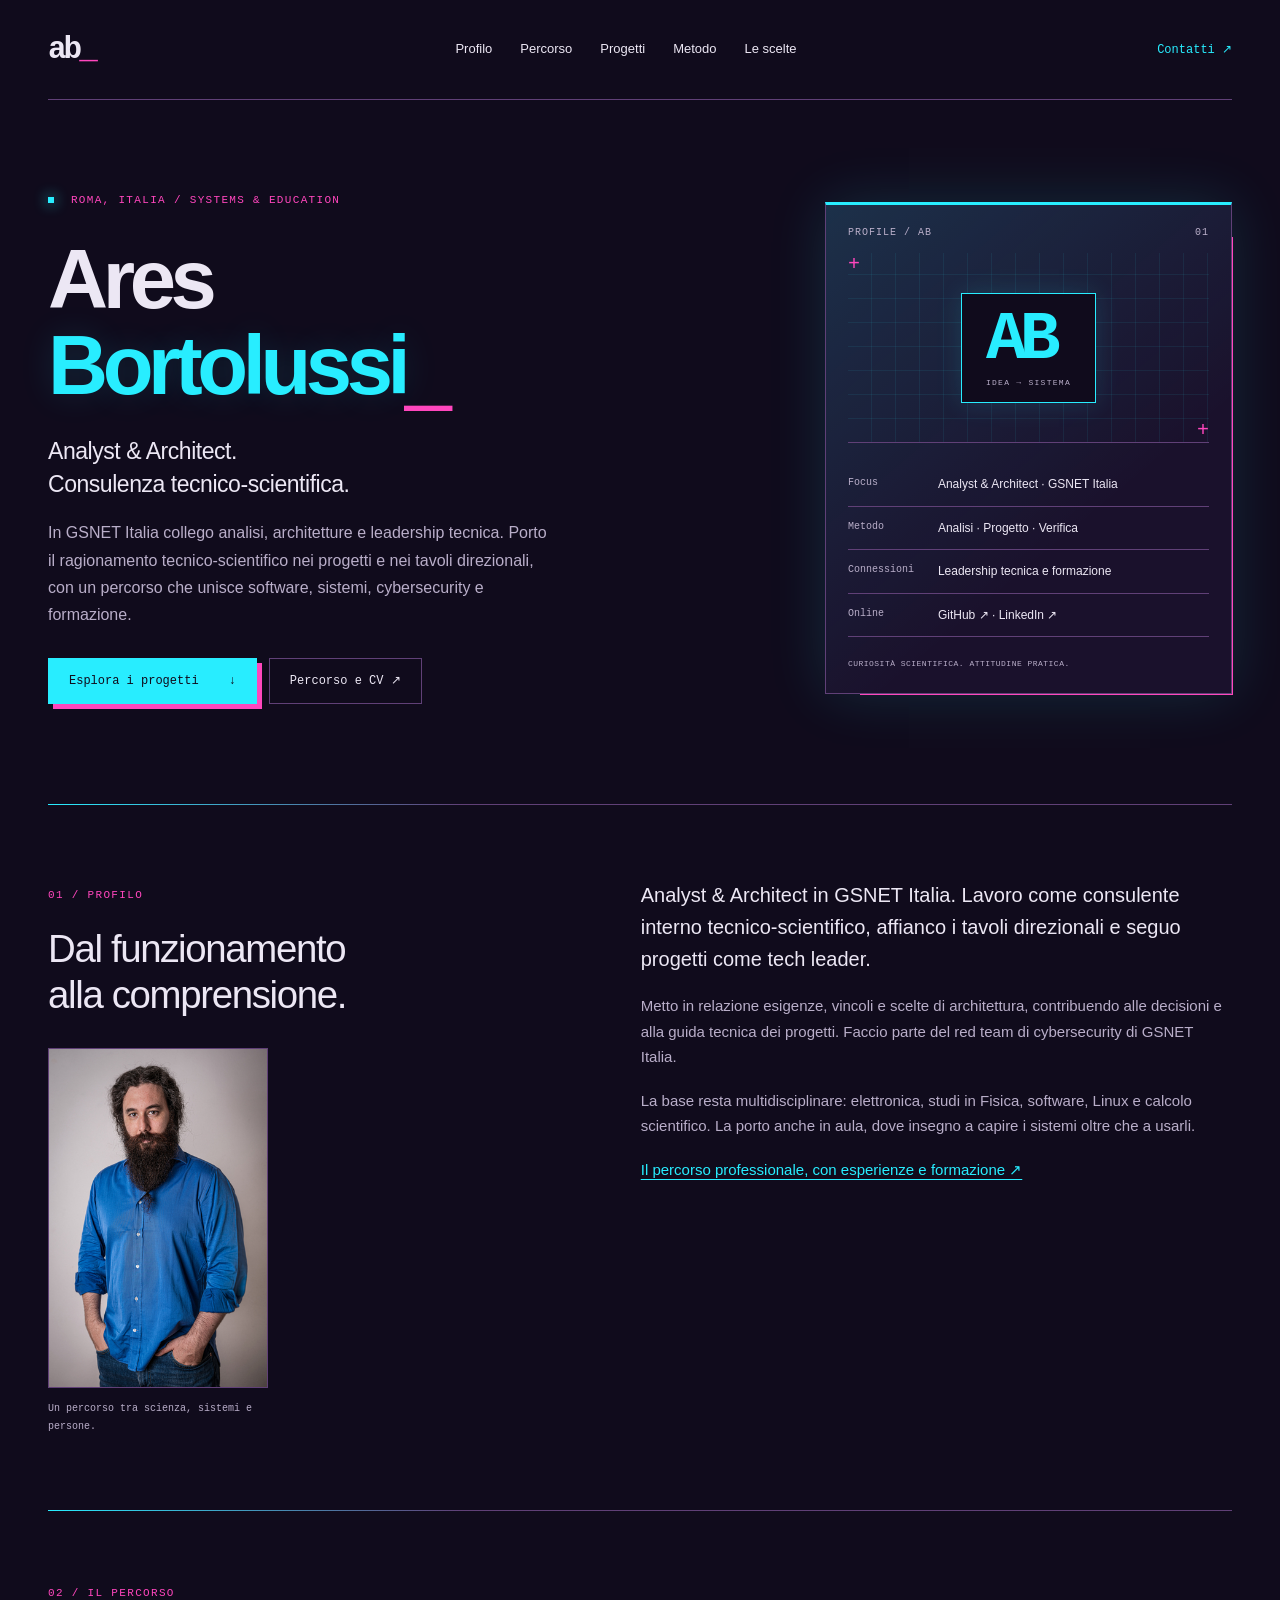
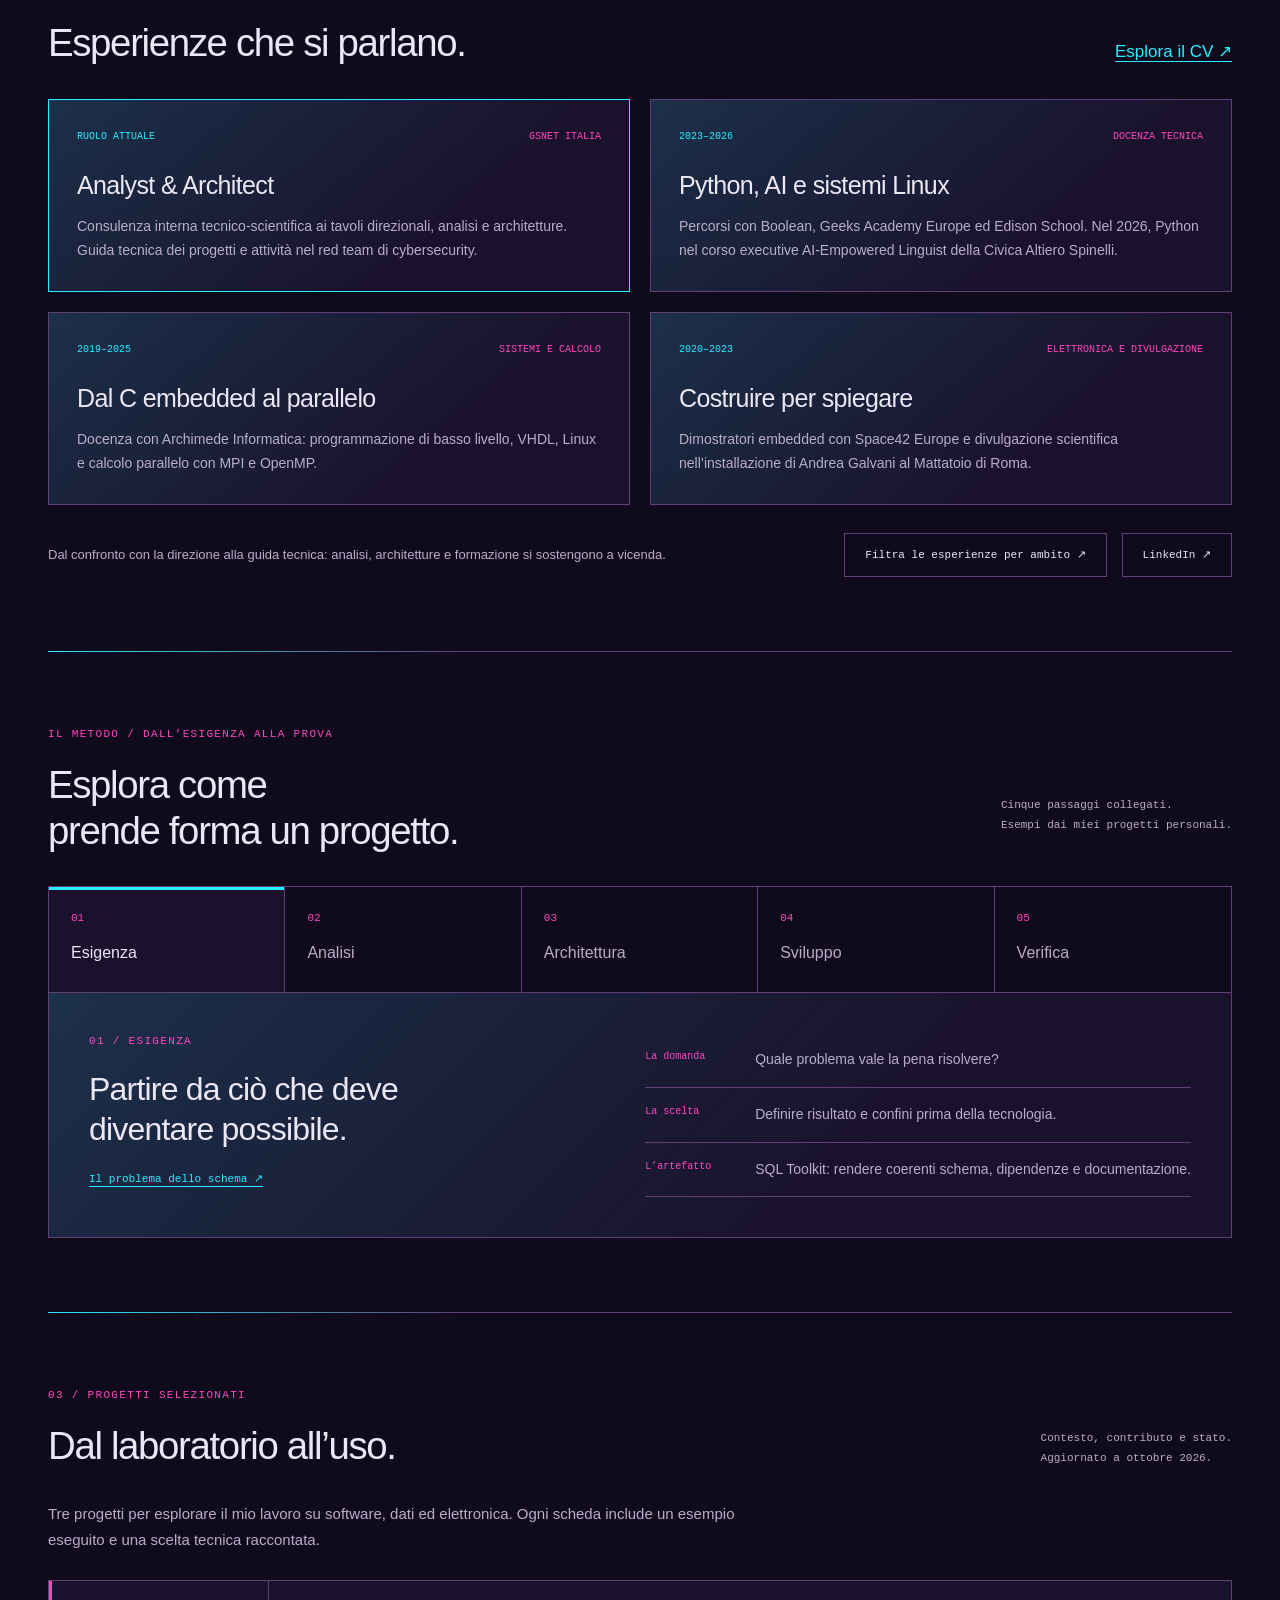
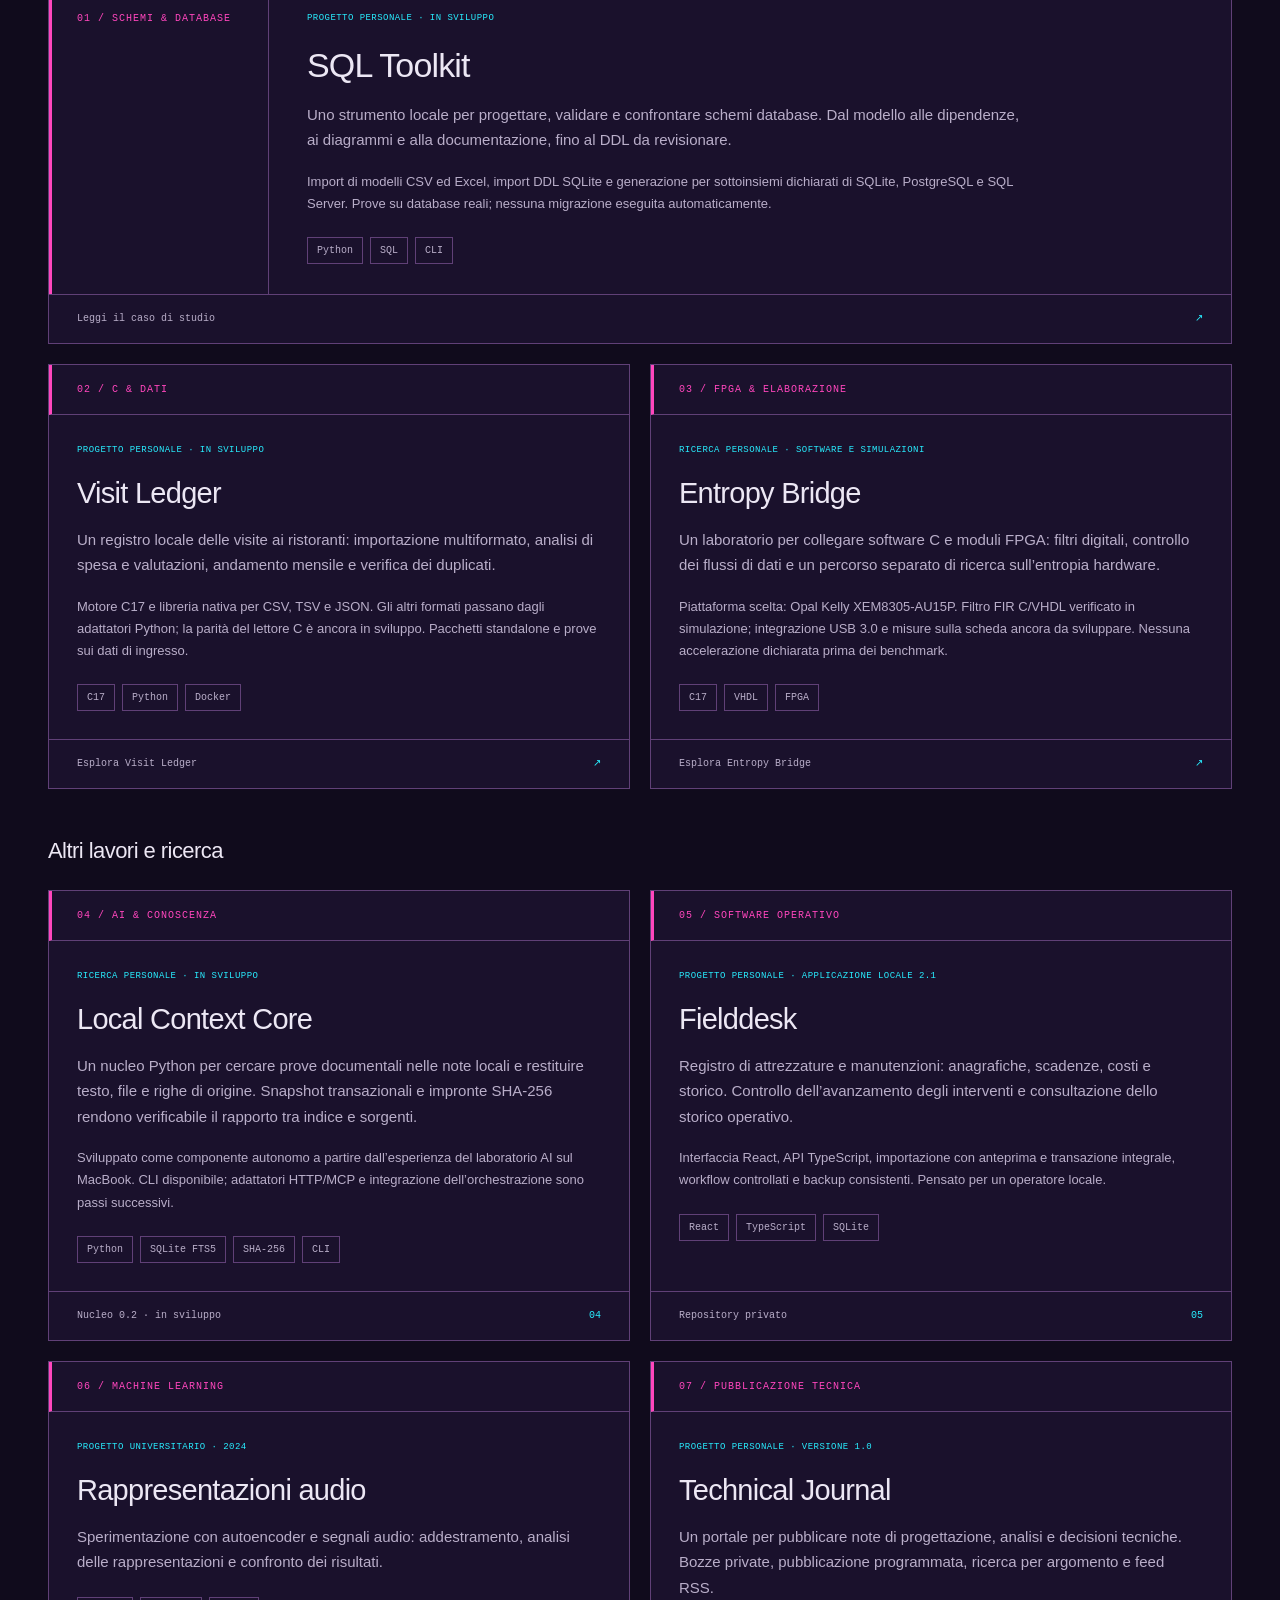
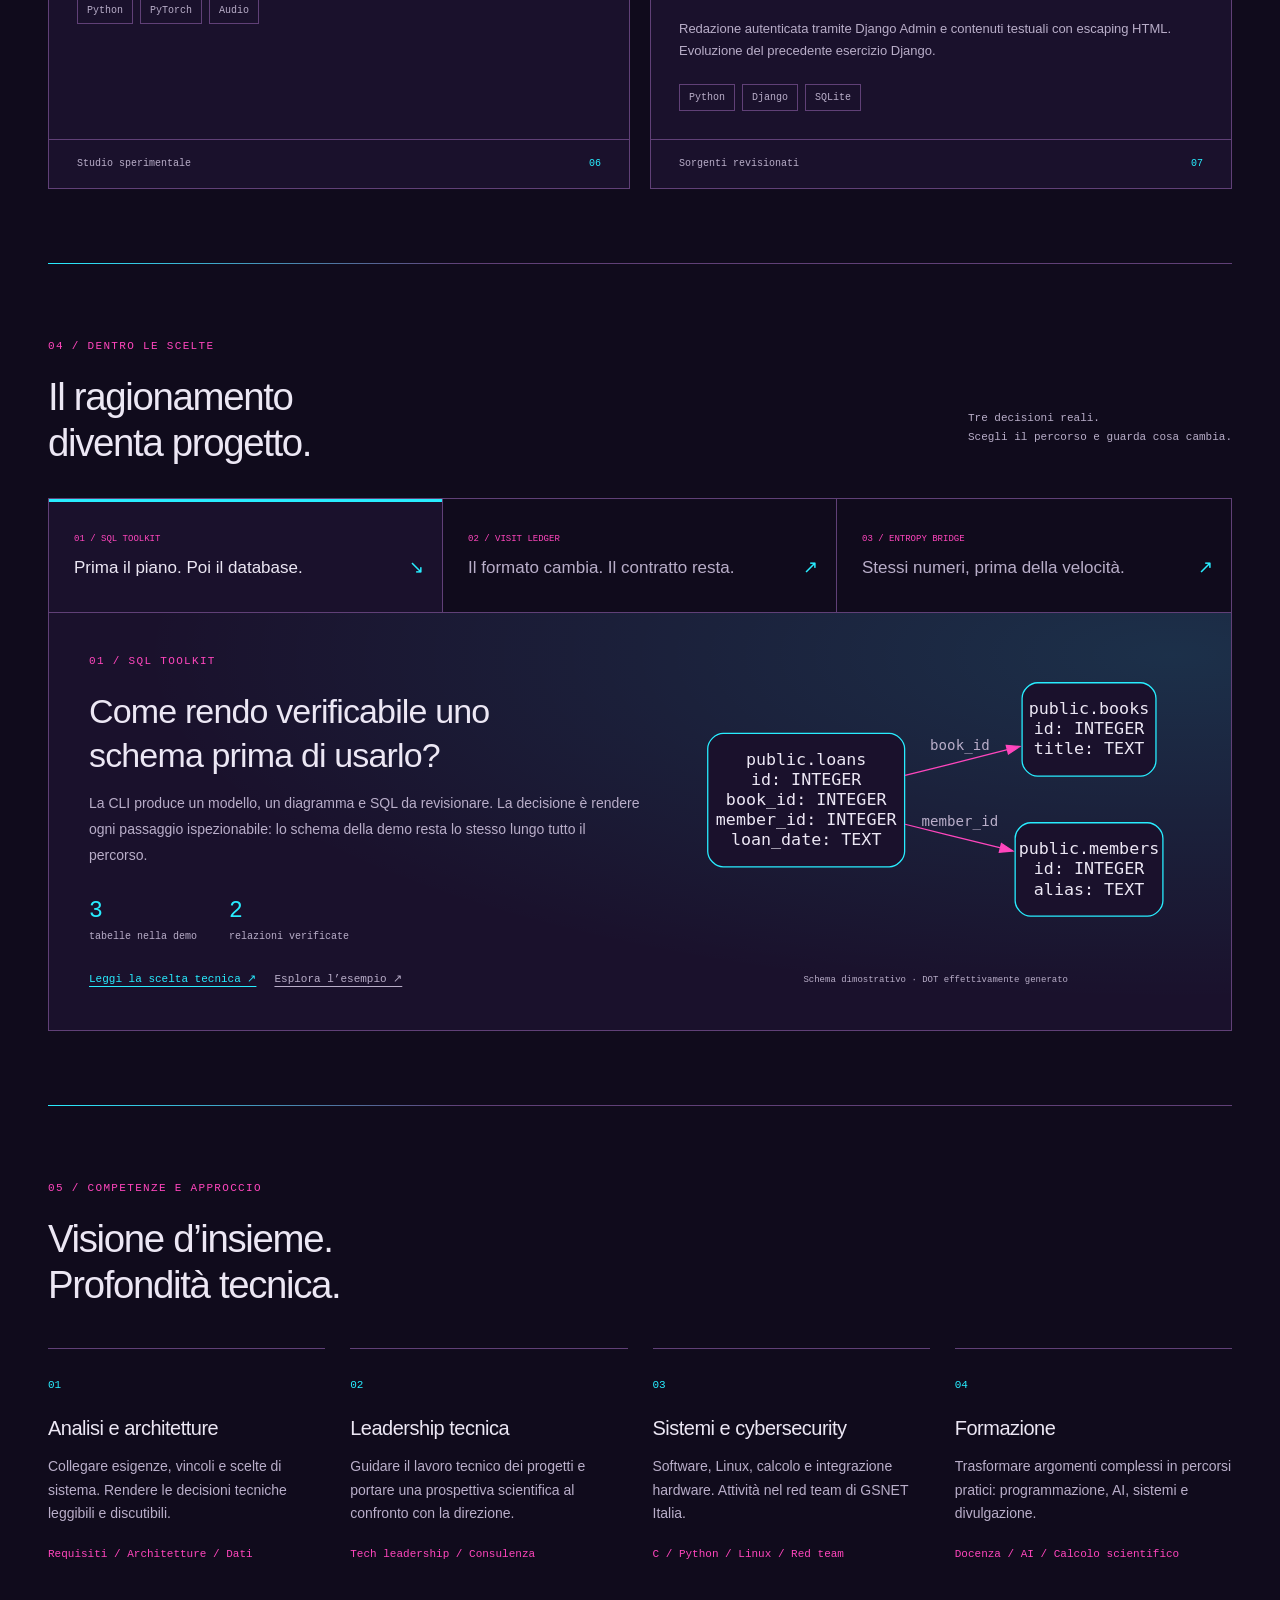
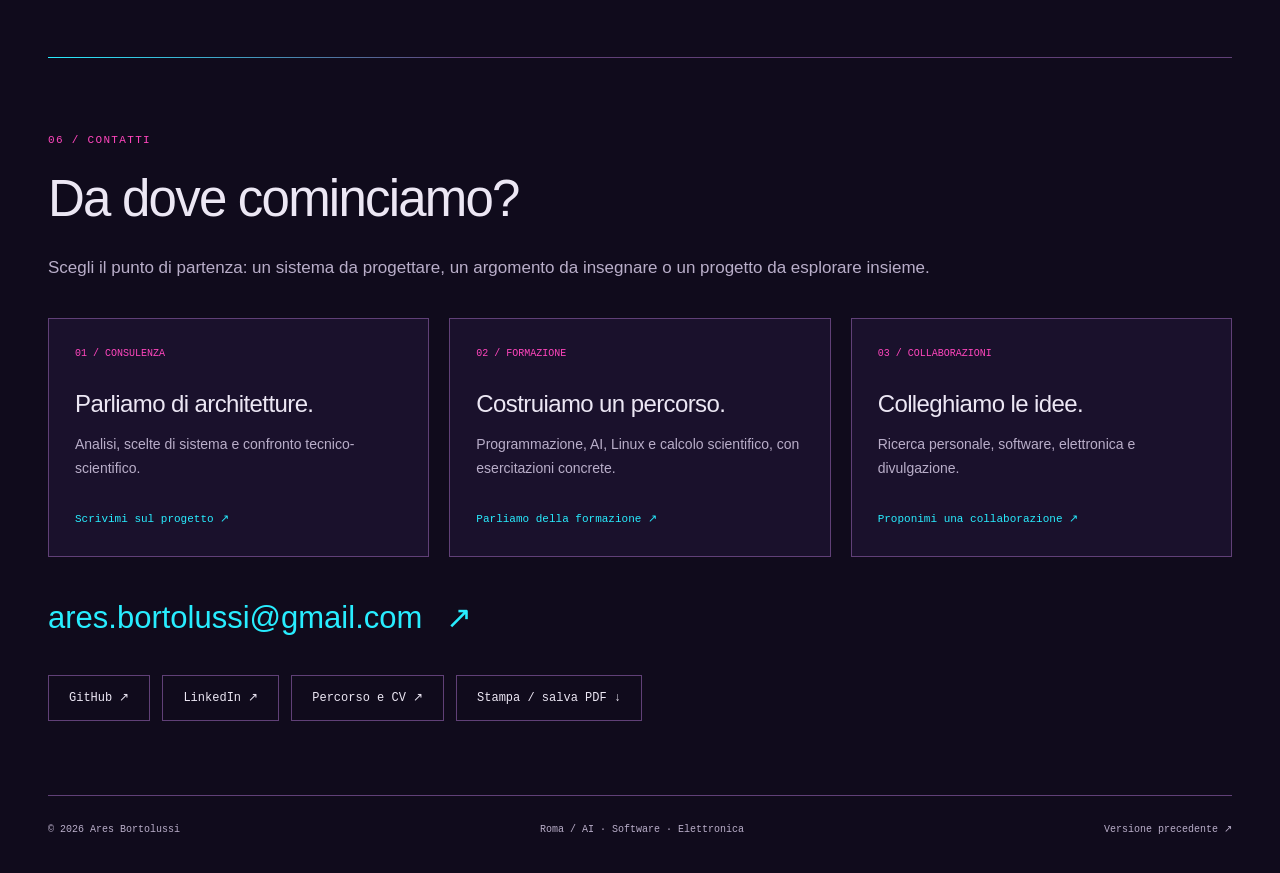
<file: index.html>
<!doctype html>
<html lang="it" data-theme="carbon"><head><meta charset="utf-8"><meta name="viewport" content="width=device-width,initial-scale=1"><meta name="description" content="Ares Bortolussi, Analyst &amp; Architect in GSNET Italia. Consulenza tecnico-scientifica, leadership tecnica, cybersecurity e formazione."><title>Ares Bortolussi · Analyst &amp; Architect</title><meta name="theme-color" content="#100b1c"><link rel="canonical" href="https://aresbortolussi.github.io/"><script type="application/ld+json">{"@context":"https://schema.org","@type":"Person","name":"Ares Bortolussi","url":"https://aresbortolussi.github.io/","jobTitle":"Analyst & Architect","worksFor":{"@type":"Organization","name":"GSNET Italia"},"sameAs":["https://github.com/AresBortolussi","https://www.linkedin.com/in/ares-bortolussi/"]}</script><link rel="stylesheet" href="v3/style.css"><script src="v3/site.js" defer></script></head>
<body>
<a class="skip" href="#main">Vai al contenuto</a>
<header class="shell header"><a href="#main" class="brand" aria-label="Ares Bortolussi, inizio">ab<span>_</span></a><nav aria-label="Principale"><a href="#profilo">Profilo</a><a href="#esperienza">Percorso</a><a href="#progetti">Progetti</a><a href="#metodo">Metodo</a><a href="#note">Le scelte</a></nav><a class="contact" href="mailto:ares.bortolussi@gmail.com">Contatti ↗</a></header>
<main id="main">
<section class="shell hero"><div class="hero-copy"><p class="eyebrow"><span class="dot"></span> ROMA, ITALIA / SYSTEMS & EDUCATION</p><h1>Ares<br><span>Bortolussi</span><i aria-hidden="true">_</i></h1><p class="role">Analyst &amp; Architect.<br>Consulenza tecnico-scientifica.</p><p class="intro">In GSNET Italia collego analisi, architetture e leadership tecnica. Porto il ragionamento tecnico-scientifico nei progetti e nei tavoli direzionali, con un percorso che unisce software, sistemi, cybersecurity e formazione.</p><div class="actions"><a class="button primary" href="#progetti">Esplora i progetti <span>↓</span></a><a class="button" href="percorso.html">Percorso e CV ↗</a></div></div>
<aside class="profile-panel" aria-label="Profilo in sintesi"><div class="panel-top"><span>PROFILE / AB</span><span>01</span></div><div class="profile-mark" aria-hidden="true"><span class="cross one">+</span><span class="cross two">+</span><div class="monogram">AB<span>IDEA → SISTEMA</span></div></div><dl><div><dt>Focus</dt><dd>Analyst &amp; Architect · GSNET Italia</dd></div><div><dt>Metodo</dt><dd>Analisi · Progetto · Verifica</dd></div><div><dt>Connessioni</dt><dd>Leadership tecnica e formazione</dd></div><div><dt>Online</dt><dd><a href="https://github.com/AresBortolussi">GitHub ↗</a> · <a href="https://www.linkedin.com/in/ares-bortolussi/">LinkedIn ↗</a></dd></div></dl><p class="panel-bottom">CURIOSITÀ SCIENTIFICA. ATTITUDINE PRATICA.</p></aside></section>
<section class="shell section profile" id="profilo"><div class="section-label"><span>01 / PROFILO</span><h2>Dal funzionamento<br>alla comprensione.</h2><figure class="portrait"><img src="assets/profile/ares-bortolussi.jpg" alt="Ritratto di Ares Bortolussi" width="355" height="550" loading="lazy"><figcaption>Un percorso tra scienza, sistemi e persone.</figcaption></figure></div><div class="reading"><p class="lead">Analyst &amp; Architect in GSNET Italia. Lavoro come consulente interno tecnico-scientifico, affianco i tavoli direzionali e seguo progetti come tech leader.</p><p>Metto in relazione esigenze, vincoli e scelte di architettura, contribuendo alle decisioni e alla guida tecnica dei progetti. Faccio parte del red team di cybersecurity di GSNET Italia.</p><p>La base resta multidisciplinare: elettronica, studi in Fisica, software, Linux e calcolo scientifico. La porto anche in aula, dove insegno a capire i sistemi oltre che a usarli.</p><a class="text-link" href="percorso.html">Il percorso professionale, con esperienze e formazione ↗</a></div></section><section class="shell section" id="esperienza"><div class="heading"><div><p class="eyebrow">02 / IL PERCORSO</p><h2>Esperienze che si parlano.</h2></div><a class="text-link" href="percorso.html">Esplora il CV ↗</a></div><div class="career-highlights"><article><div class="career-top"><span>RUOLO ATTUALE</span><span>GSNET ITALIA</span></div><h3>Analyst &amp; Architect</h3><p>Consulenza interna tecnico-scientifica ai tavoli direzionali, analisi e architetture. Guida tecnica dei progetti e attività nel red team di cybersecurity.</p></article><article><div class="career-top"><span>2023–2026</span><span>DOCENZA TECNICA</span></div><h3>Python, AI e sistemi Linux</h3><p>Percorsi con Boolean, Geeks Academy Europe ed Edison School. Nel 2026, Python nel corso executive AI-Empowered Linguist della Civica Altiero Spinelli.</p></article><article><div class="career-top"><span>2019–2025</span><span>SISTEMI E CALCOLO</span></div><h3>Dal C embedded al parallelo</h3><p>Docenza con Archimede Informatica: programmazione di basso livello, VHDL, Linux e calcolo parallelo con MPI e OpenMP.</p></article><article><div class="career-top"><span>2020–2023</span><span>ELETTRONICA E DIVULGAZIONE</span></div><h3>Costruire per spiegare</h3><p>Dimostratori embedded con Space42 Europe e divulgazione scientifica nell’installazione di Andrea Galvani al Mattatoio di Roma.</p></article></div><div class="career-bottom"><p>Dal confronto con la direzione alla guida tecnica: analisi, architetture e formazione si sostengono a vicenda.</p><a class="button" href="percorso.html">Filtra le esperienze per ambito ↗</a><a class="button" href="https://www.linkedin.com/in/ares-bortolussi/">LinkedIn ↗</a></div></section><section class="shell section" id="metodo"><div class="heading"><div><p class="eyebrow">IL METODO / DALL’ESIGENZA ALLA PROVA</p><h2>Esplora come<br>prende forma un progetto.</h2></div><p class="aside-note">Cinque passaggi collegati.<br>Esempi dai miei progetti personali.</p></div><div class="method-explorer"><div class="method-steps" aria-label="Fasi del percorso di progettazione" hidden><button type="button" id="method-tab-esigenza" data-method="esigenza" aria-controls="method-esigenza"><span>01</span><strong>Esigenza</strong></button><button type="button" id="method-tab-analisi" data-method="analisi" aria-controls="method-analisi"><span>02</span><strong>Analisi</strong></button><button type="button" id="method-tab-architettura" data-method="architettura" aria-controls="method-architettura"><span>03</span><strong>Architettura</strong></button><button type="button" id="method-tab-sviluppo" data-method="sviluppo" aria-controls="method-sviluppo"><span>04</span><strong>Sviluppo</strong></button><button type="button" id="method-tab-verifica" data-method="verifica" aria-controls="method-verifica"><span>05</span><strong>Verifica</strong></button></div><div class="method-panels"><article id="method-esigenza" class="method-panel" data-method-panel="esigenza"><div class="method-title"><p class="eyebrow">01 / ESIGENZA</p><h3>Partire da ciò che deve diventare possibile.</h3><a class="text-link" href="progetti/sql-toolkit.html#problema">Il problema dello schema ↗</a></div><dl class="method-details"><div><dt>La domanda</dt><dd>Quale problema vale la pena risolvere?</dd></div><div><dt>La scelta</dt><dd>Definire risultato e confini prima della tecnologia.</dd></div><div><dt>L’artefatto</dt><dd>SQL Toolkit: rendere coerenti schema, dipendenze e documentazione.</dd></div></dl></article><article id="method-analisi" class="method-panel" data-method-panel="analisi"><div class="method-title"><p class="eyebrow">02 / ANALISI</p><h3>Dare un nome ai vincoli.</h3><a class="text-link" href="assets/examples/schema.json">Il modello JSON ↗</a></div><dl class="method-details"><div><dt>La domanda</dt><dd>Quali informazioni devono restare coerenti?</dd></div><div><dt>La scelta</dt><dd>Esplicitare tipi, riferimenti e funzionalità supportate.</dd></div><div><dt>L’artefatto</dt><dd>Il modello della demo conserva tre tabelle e due chiavi esterne.</dd></div></dl></article><article id="method-architettura" class="method-panel" data-method-panel="architettura"><div class="method-title"><p class="eyebrow">03 / ARCHITETTURA</p><h3>Separare responsabilità, collegare i risultati.</h3><a class="text-link" href="progetti/sql-toolkit.html#architettura">La scelta architetturale ↗</a></div><dl class="method-details"><div><dt>La domanda</dt><dd>Quale struttura rende il lavoro verificabile?</dd></div><div><dt>La scelta</dt><dd>Usare un modello condiviso e separare generazione ed esecuzione.</dd></div><div><dt>L’artefatto</dt><dd>Lo stesso ingresso produce piano, diagramma, documentazione e DDL.</dd></div></dl></article><article id="method-sviluppo" class="method-panel" data-method-panel="sviluppo"><div class="method-title"><p class="eyebrow">04 / SVILUPPO</p><h3>Costruire un percorso eseguibile.</h3><a class="text-link" href="progetti/visit-ledger.html#esempio">Il report del programma ↗</a></div><dl class="method-details"><div><dt>La domanda</dt><dd>Come trasformare la scelta in comportamento concreto?</dd></div><div><dt>La scelta</dt><dd>Esporre comandi e backend espliciti, con output riproducibili.</dd></div><div><dt>L’artefatto</dt><dd>Visit Ledger: la demo richiede il lettore C e produce un report JSON.</dd></div></dl></article><article id="method-verifica" class="method-panel" data-method-panel="verifica"><div class="method-title"><p class="eyebrow">05 / VERIFICA</p><h3>Chiedere al risultato di reggere una prova.</h3><a class="text-link" href="assets/examples/sqlite-verification.json">La prova SQLite ↗</a></div><dl class="method-details"><div><dt>La domanda</dt><dd>Che cosa dimostra che il comportamento è quello atteso?</dd></div><div><dt>La scelta</dt><dd>Confrontare risultati, limiti ed errori con un riferimento.</dd></div><div><dt>L’artefatto</dt><dd>SQLite rifiuta una FK invalida; il FIR VHDL coincide con il riferimento C.</dd></div></dl></article></div></div></section>
<section class="shell section" id="progetti"><div class="heading"><div><p class="eyebrow">03 / PROGETTI SELEZIONATI</p><h2>Dal laboratorio all’uso.</h2></div><span class="aside-note">Contesto, contributo e stato.<br>Aggiornato a ottobre 2026.</span></div><p class="section-intro">Tre progetti per esplorare il mio lavoro su software, dati ed elettronica. Ogni scheda include un esempio eseguito e una scelta tecnica raccontata.</p><div class="projects"><article class="project wide"><div class="project-number">01 / SCHEMI & DATABASE</div><div class="project-main"><p class="status">PROGETTO PERSONALE · IN SVILUPPO</p><h3>SQL Toolkit</h3><p>Uno strumento locale per progettare, validare e confrontare schemi database. Dal modello alle dipendenze, ai diagrammi e alla documentazione, fino al DDL da revisionare.</p><p class="project-detail">Import di modelli CSV ed Excel, import DDL SQLite e generazione per sottoinsiemi dichiarati di SQLite, PostgreSQL e SQL Server. Prove su database reali; nessuna migrazione eseguita automaticamente.</p><ul class="tags"><li>Python</li><li>SQL</li><li>CLI</li></ul></div><a class="project-end" href="progetti/sql-toolkit.html">Leggi il caso di studio <span>↗</span></a></article><article class="project"><div class="project-number">02 / C & DATI</div><div class="project-main"><p class="status">PROGETTO PERSONALE · IN SVILUPPO</p><h3>Visit Ledger</h3><p>Un registro locale delle visite ai ristoranti: importazione multiformato, analisi di spesa e valutazioni, andamento mensile e verifica dei duplicati.</p><p class="project-detail">Motore C17 e libreria nativa per CSV, TSV e JSON. Gli altri formati passano dagli adattatori Python; la parità del lettore C è ancora in sviluppo. Pacchetti standalone e prove sui dati di ingresso.</p><ul class="tags"><li>C17</li><li>Python</li><li>Docker</li></ul></div><a class="project-end" href="progetti/visit-ledger.html">Esplora Visit Ledger <span>↗</span></a></article><article class="project"><div class="project-number">03 / FPGA & ELABORAZIONE</div><div class="project-main"><p class="status">RICERCA PERSONALE · SOFTWARE E SIMULAZIONI</p><h3>Entropy Bridge</h3><p>Un laboratorio per collegare software C e moduli FPGA: filtri digitali, controllo dei flussi di dati e un percorso separato di ricerca sull’entropia hardware.</p><p class="project-detail">Piattaforma scelta: Opal Kelly XEM8305-AU15P. Filtro FIR C/VHDL verificato in simulazione; integrazione USB 3.0 e misure sulla scheda ancora da sviluppare. Nessuna accelerazione dichiarata prima dei benchmark.</p><ul class="tags"><li>C17</li><li>VHDL</li><li>FPGA</li></ul></div><a class="project-end" href="progetti/entropy-bridge.html">Esplora Entropy Bridge <span>↗</span></a></article></div><h3 class="group-title">Altri lavori e ricerca</h3><div class="projects"><article class="project"><div class="project-number">04 / AI & CONOSCENZA</div><div class="project-main"><p class="status">RICERCA PERSONALE · IN SVILUPPO</p><h3>Local Context Core</h3><p>Un nucleo Python per cercare prove documentali nelle note locali e restituire testo, file e righe di origine. Snapshot transazionali e impronte SHA-256 rendono verificabile il rapporto tra indice e sorgenti.</p><p class="project-detail">Sviluppato come componente autonomo a partire dall’esperienza del laboratorio AI sul MacBook. CLI disponibile; adattatori HTTP/MCP e integrazione dell’orchestrazione sono passi successivi.</p><ul class="tags"><li>Python</li><li>SQLite FTS5</li><li>SHA-256</li><li>CLI</li></ul></div><div class="project-end">Nucleo 0.2 · in sviluppo<span>04</span></div></article><article class="project"><div class="project-number">05 / SOFTWARE OPERATIVO</div><div class="project-main"><p class="status">PROGETTO PERSONALE · APPLICAZIONE LOCALE 2.1</p><h3>Fielddesk</h3><p>Registro di attrezzature e manutenzioni: anagrafiche, scadenze, costi e storico. Controllo dell’avanzamento degli interventi e consultazione dello storico operativo.</p><p class="project-detail">Interfaccia React, API TypeScript, importazione con anteprima e transazione integrale, workflow controllati e backup consistenti. Pensato per un operatore locale.</p><ul class="tags"><li>React</li><li>TypeScript</li><li>SQLite</li></ul></div><div class="project-end">Repository privato<span>05</span></div></article><article class="project"><div class="project-number">06 / MACHINE LEARNING</div><div class="project-main"><p class="status">PROGETTO UNIVERSITARIO · 2024</p><h3>Rappresentazioni audio</h3><p>Sperimentazione con autoencoder e segnali audio: addestramento, analisi delle rappresentazioni e confronto dei risultati.</p><ul class="tags"><li>Python</li><li>PyTorch</li><li>Audio</li></ul></div><div class="project-end">Studio sperimentale<span>06</span></div></article><article class="project"><div class="project-number">07 / PUBBLICAZIONE TECNICA</div><div class="project-main"><p class="status">PROGETTO PERSONALE · VERSIONE 1.0</p><h3>Technical Journal</h3><p>Un portale per pubblicare note di progettazione, analisi e decisioni tecniche. Bozze private, pubblicazione programmata, ricerca per argomento e feed RSS.</p><p class="project-detail">Redazione autenticata tramite Django Admin e contenuti testuali con escaping HTML. Evoluzione del precedente esercizio Django.</p><ul class="tags"><li>Python</li><li>Django</li><li>SQLite</li></ul></div><div class="project-end">Sorgenti revisionati<span>07</span></div></article></div></section>
<section class="shell section decision-section" id="note"><div class="heading"><div><p class="eyebrow">04 / DENTRO LE SCELTE</p><h2>Il ragionamento<br>diventa progetto.</h2></div><p class="aside-note">Tre decisioni reali.<br>Scegli il percorso e guarda cosa cambia.</p></div><div class="decision-explorer"><div class="decision-tabs" aria-label="Scegli una decisione da esplorare" hidden><button type="button" id="tab-sql" aria-controls="decision-sql" data-decision="sql"><span>01 / SQL TOOLKIT</span><strong>Prima il piano. Poi il database.</strong><i aria-hidden="true">↗</i></button><button type="button" id="tab-reader" aria-controls="decision-reader" data-decision="reader"><span>02 / VISIT LEDGER</span><strong>Il formato cambia. Il contratto resta.</strong><i aria-hidden="true">↗</i></button><button type="button" id="tab-fir" aria-controls="decision-fir" data-decision="fir"><span>03 / ENTROPY BRIDGE</span><strong>Stessi numeri, prima della velocità.</strong><i aria-hidden="true">↗</i></button></div><div class="decision-panels"><article class="decision-panel" id="decision-sql" data-decision-panel="sql"><div class="decision-body"><p class="eyebrow">01 / SQL TOOLKIT</p><h3>Come rendo verificabile uno schema prima di usarlo?</h3><p>La CLI produce un modello, un diagramma e SQL da revisionare. La decisione è rendere ogni passaggio ispezionabile: lo schema della demo resta lo stesso lungo tutto il percorso.</p><div class="decision-facts"><div><strong>3</strong><span>tabelle nella demo</span></div><div><strong>2</strong><span>relazioni verificate</span></div></div><div class="decision-links"><a class="text-link" href="note/generare-sql.html">Leggi la scelta tecnica ↗</a><a href="progetti/sql-toolkit.html#esempio">Esplora l’esempio ↗</a></div></div><figure class="decision-diagram"><img src="assets/examples/schema.svg" alt="Loans fa riferimento alle tabelle books e members nel diagramma generato da SQL Toolkit." width="398" height="225"><figcaption>Schema dimostrativo · DOT effettivamente generato</figcaption></figure></article><article class="decision-panel" id="decision-reader" data-decision-panel="reader"><div class="decision-body"><p class="eyebrow">02 / VISIT LEDGER</p><h3>Che cosa succede quando scelgo il lettore C?</h3><p>La scelta del lettore è esplicita. Un formato supportato viene letto dal backend richiesto; gli altri producono un errore prevedibile. La modalità automatica ha un instradamento distinto.</p><div class="decision-facts"><div><strong>6</strong><span>visite inventate</span></div><div><strong>C17</strong><span>motore analitico</span></div></div><div class="decision-links"><a class="text-link" href="note/lettori-espliciti.html">Leggi la scelta tecnica ↗</a><a href="progetti/visit-ledger.html#esempio">Esplora l’esempio ↗</a></div></div><div class="reader-map"><p class="map-label">LETTURA ESPLICITA C</p><div class="route"><span>CSV / TSV / JSON</span><span aria-hidden="true">→</span><strong>Lettore nativo</strong></div><div class="route unavailable"><span>XLSX / ODS / YAML</span><span aria-hidden="true">→</span><strong>Errore esplicito</strong></div><p>La demo usa un CSV inventato e produce i report con il backend C.</p></div></article><article class="decision-panel" id="decision-fir" data-decision-panel="fir"><div class="decision-body"><p class="eyebrow">03 / ENTROPY BRIDGE</p><h3>Come confronto il software con un circuito?</h3><p>Definisco arrotondamento, saturazione e stato del filtro. Il testbench VHDL controlla il risultato contro il riferimento C. Il benchmark completo CPU–USB–FPGA sarà un passaggio successivo.</p><div class="decision-facts"><div><strong>4</strong><span>tap del filtro FIR</span></div><div><strong>C ↔ VHDL</strong><span>equivalenza numerica</span></div></div><div class="decision-links"><a class="text-link" href="note/contratto-fir.html">Leggi la scelta tecnica ↗</a><a href="progetti/entropy-bridge.html#esempio">Esplora l’esempio ↗</a></div></div><div class="fir-story"><p class="map-label">IMPULSO DIMOSTRATIVO</p><div class="impulse-flow"><span class="impulse-input">8.000<small>ingresso</small></span><span aria-hidden="true">→</span><div class="impulse-output"><span>4.000</span><span>4.000</span><span>4.000</span><span>4.000</span><small>quattro uscite consecutive</small></div></div><p>Risultati verificati con GHDL · nessuna misura fisica</p></div></article></div></div></section>
<section class="shell section" id="competenze"><p class="eyebrow">05 / COMPETENZE E APPROCCIO</p><h2>Visione d’insieme.<br>Profondità tecnica.</h2><div class="skills skills-overview"><article><span>01</span><h3>Analisi e architetture</h3><p>Collegare esigenze, vincoli e scelte di sistema. Rendere le decisioni tecniche leggibili e discutibili.</p><p class="tools">Requisiti / Architetture / Dati</p></article><article><span>02</span><h3>Leadership tecnica</h3><p>Guidare il lavoro tecnico dei progetti e portare una prospettiva scientifica al confronto con la direzione.</p><p class="tools">Tech leadership / Consulenza</p></article><article><span>03</span><h3>Sistemi e cybersecurity</h3><p>Software, Linux, calcolo e integrazione hardware. Attività nel red team di GSNET Italia.</p><p class="tools">C / Python / Linux / Red team</p></article><article><span>04</span><h3>Formazione</h3><p>Trasformare argomenti complessi in percorsi pratici: programmazione, AI, sistemi e divulgazione.</p><p class="tools">Docenza / AI / Calcolo scientifico</p></article></div></section>
<section class="shell section closing" id="contatti"><p class="eyebrow">06 / CONTATTI</p><h2>Da dove cominciamo?</h2><p>Scegli il punto di partenza: un sistema da progettare, un argomento da insegnare o un progetto da esplorare insieme.</p><div class="contact-paths"><a href="mailto:ares.bortolussi@gmail.com?subject=Confronto%20su%20architetture%20e%20consulenza"><span>01 / CONSULENZA</span><h3>Parliamo di architetture.</h3><p>Analisi, scelte di sistema e confronto tecnico-scientifico.</p><strong>Scrivimi sul progetto ↗</strong></a><a href="mailto:ares.bortolussi@gmail.com?subject=Percorso%20di%20formazione%20tecnica"><span>02 / FORMAZIONE</span><h3>Costruiamo un percorso.</h3><p>Programmazione, AI, Linux e calcolo scientifico, con esercitazioni concrete.</p><strong>Parliamo della formazione ↗</strong></a><a href="mailto:ares.bortolussi@gmail.com?subject=Proposta%20di%20collaborazione"><span>03 / COLLABORAZIONI</span><h3>Colleghiamo le idee.</h3><p>Ricerca personale, software, elettronica e divulgazione.</p><strong>Proponimi una collaborazione ↗</strong></a></div><a class="email" href="mailto:ares.bortolussi@gmail.com">ares.bortolussi@gmail.com <span>↗</span></a><div class="actions"><a class="button" href="https://github.com/AresBortolussi">GitHub ↗</a><a class="button" href="https://www.linkedin.com/in/ares-bortolussi/">LinkedIn ↗</a><a class="button" href="percorso.html">Percorso e CV ↗</a><button class="button" id="print" hidden>Stampa / salva PDF ↓</button></div></section>
</main><footer class="shell footer"><span>© 2026 Ares Bortolussi</span><span>Roma / AI · Software · Elettronica</span><a href="old2/index.html">Versione precedente ↗</a></footer>
</body></html>
</file>
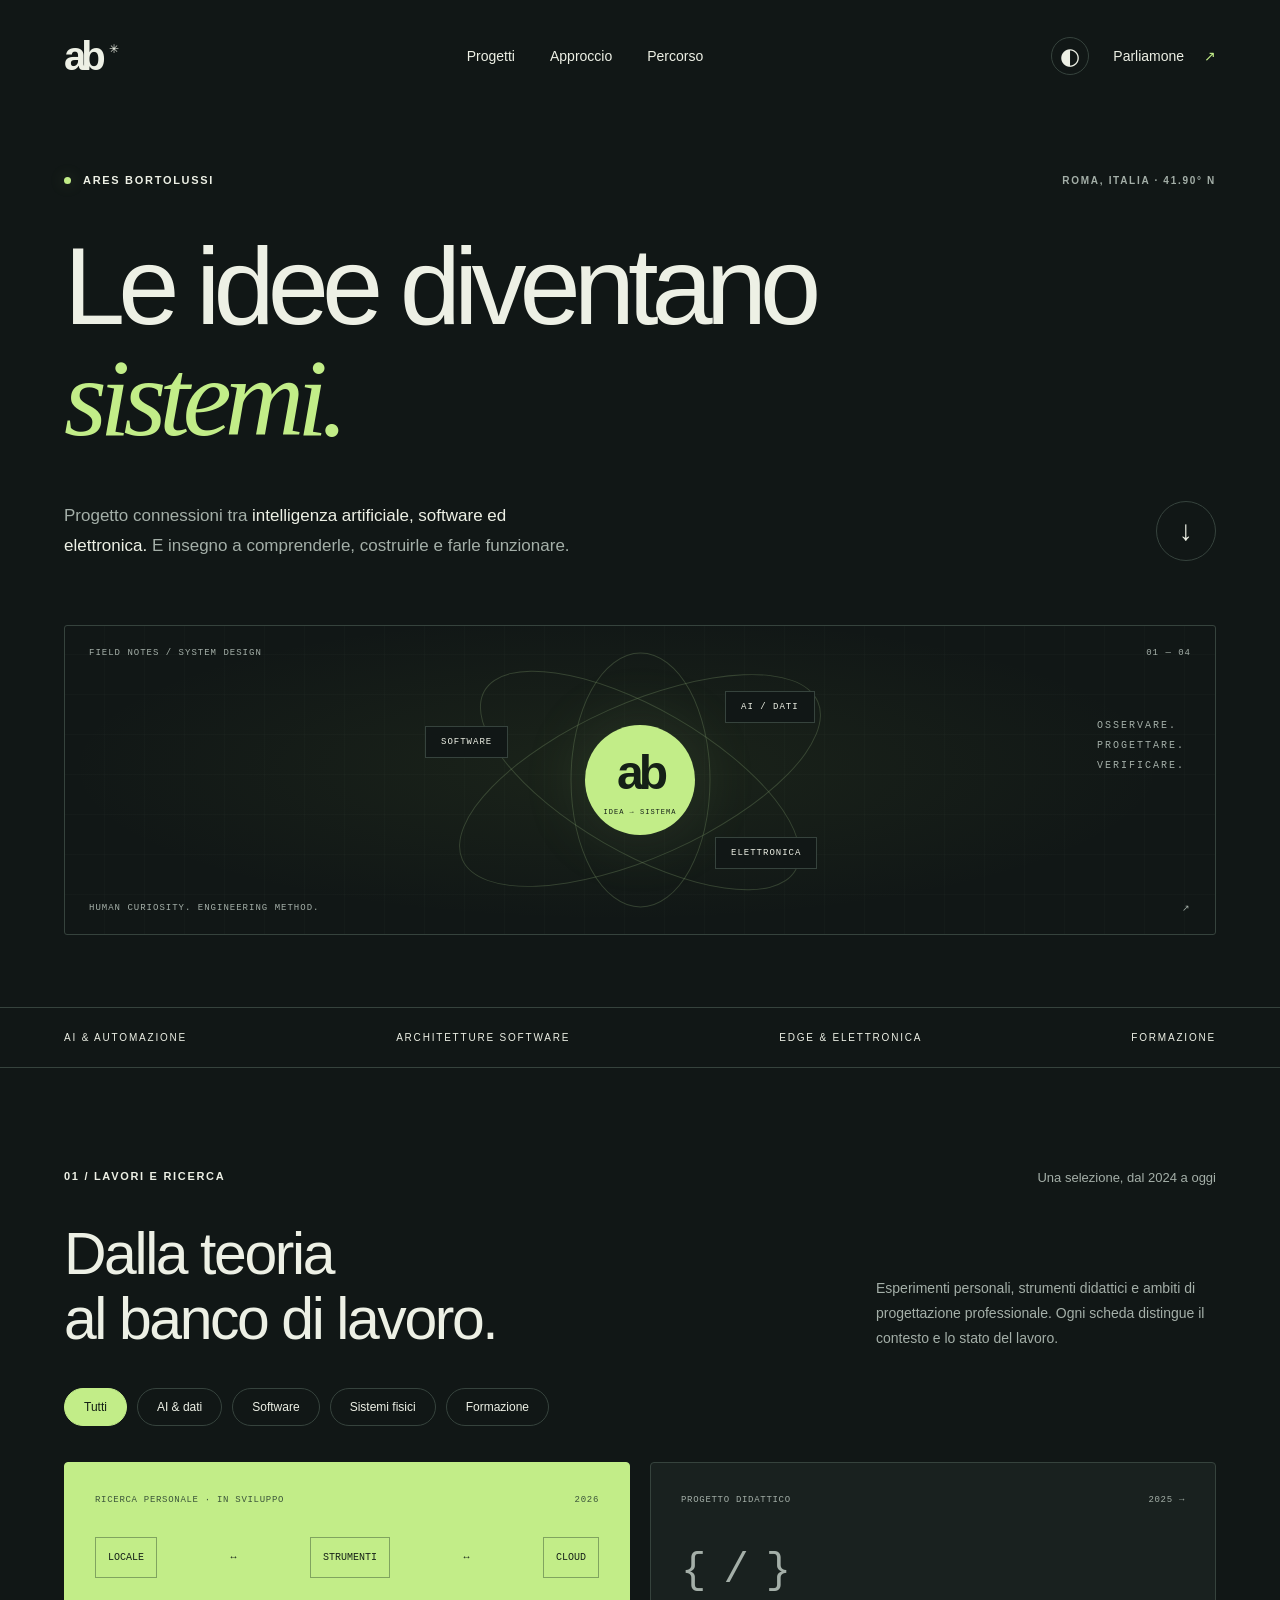
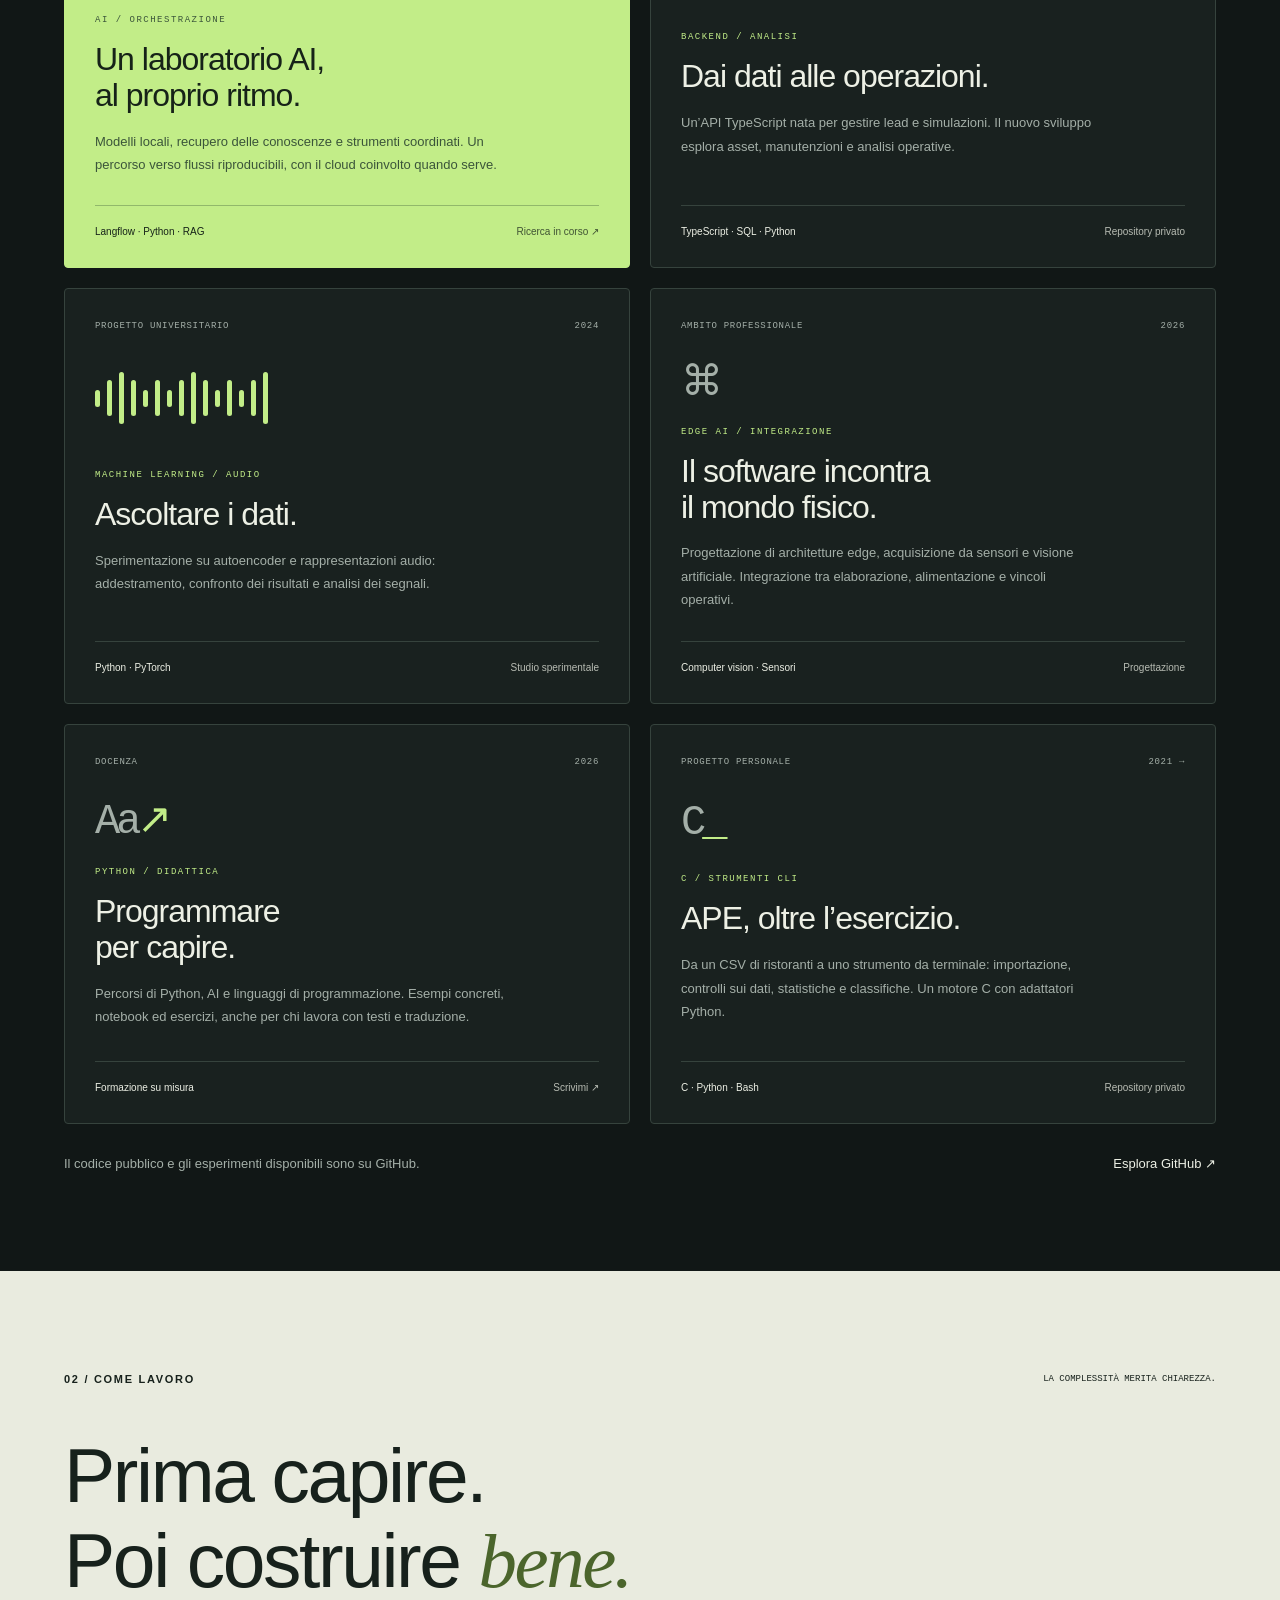
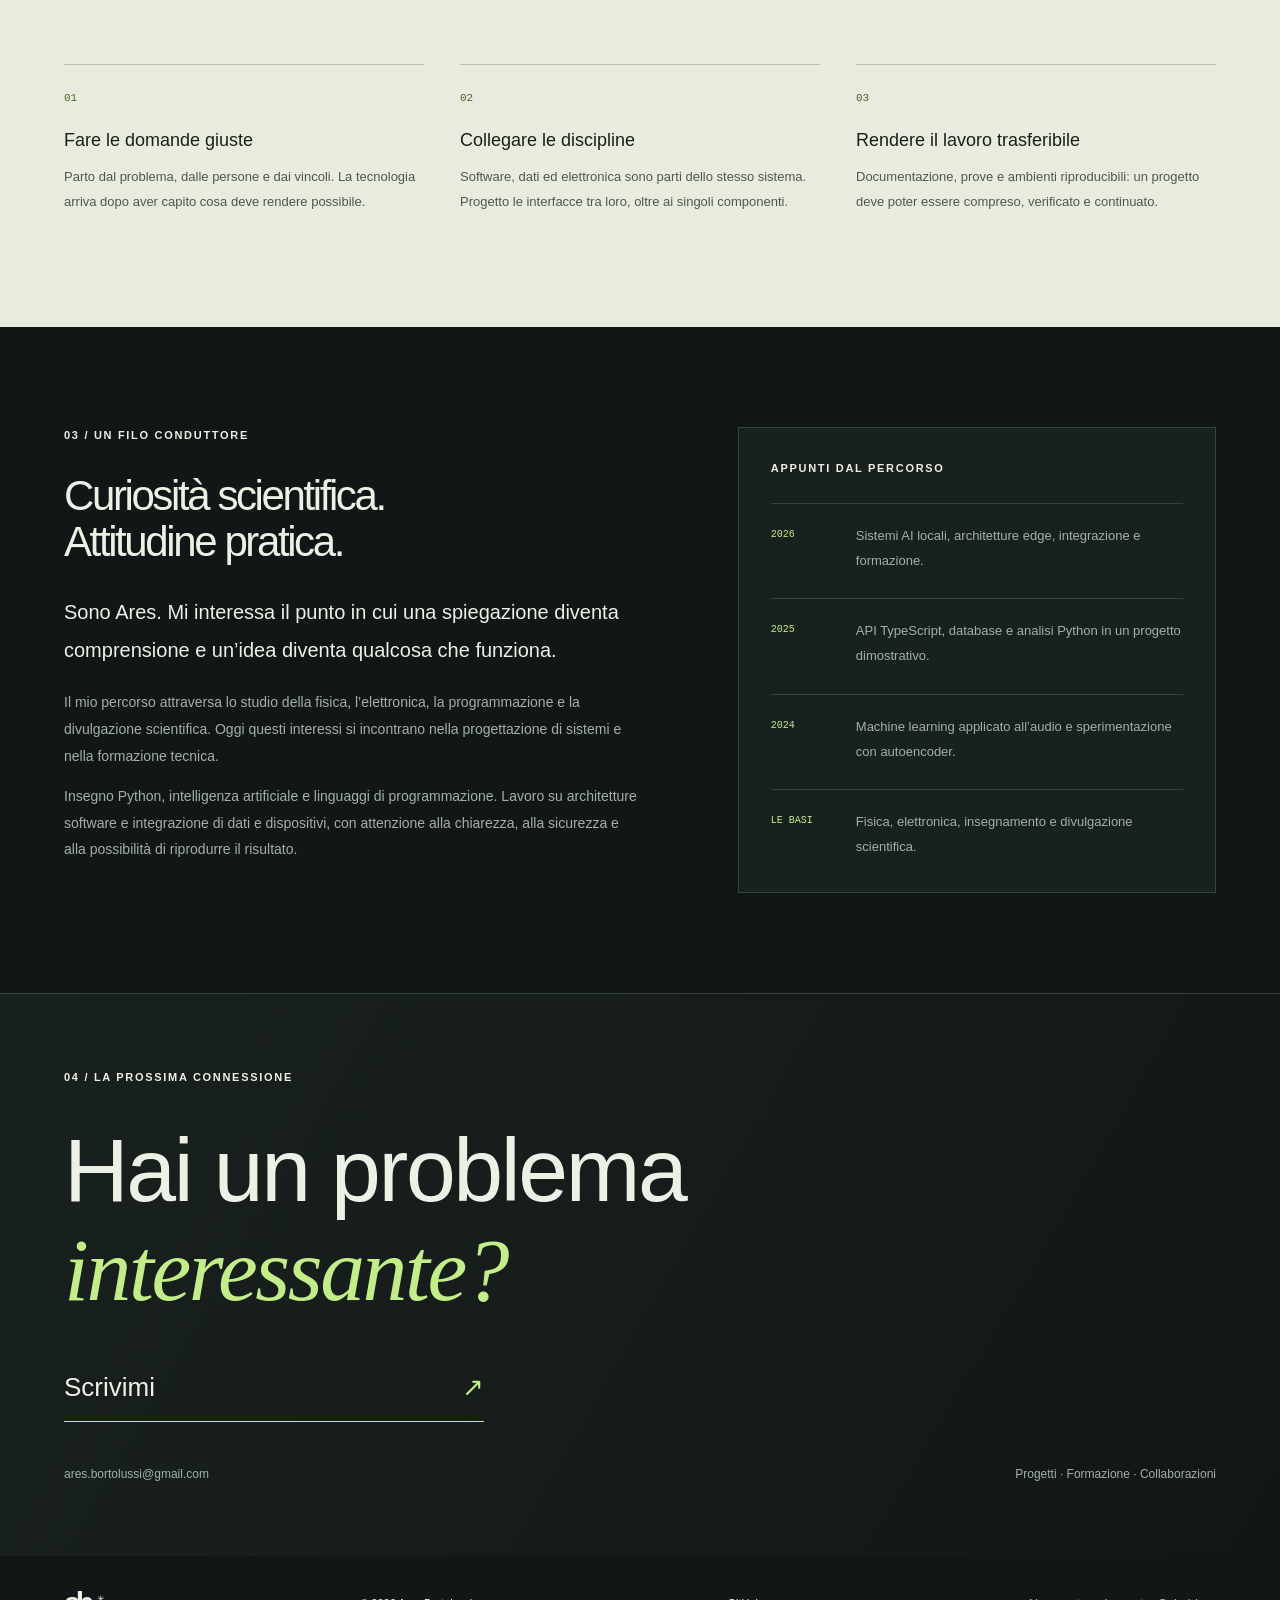
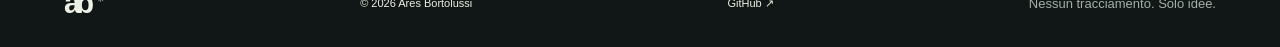
<file: old2/index.html>
<!doctype html>
<html lang="it" data-theme="dark">
  <head>
    <meta charset="utf-8" />
    <meta name="viewport" content="width=device-width, initial-scale=1" />
    <title>Ares Bortolussi — AI, software e sistemi</title>
    <meta
      name="description"
      content="Ares Bortolussi: progettazione di sistemi, intelligenza artificiale, elettronica e formazione. Progetti, metodo e ricerca da Roma."
    />
    <meta name="theme-color" content="#111716" />
    <link rel="canonical" href="https://aresbortolussi.github.io/" />
    <meta
      property="og:title"
      content="Ares Bortolussi — AI, software e sistemi"
    />
    <meta
      property="og:description"
      content="Connettere idee, software e mondo fisico."
    />
    <meta property="og:type" content="website" />
    <meta property="og:url" content="https://aresbortolussi.github.io/" />
    <link rel="icon" href="assets/modern/favicon.svg" type="image/svg+xml" />
    <link rel="stylesheet" href="assets/modern/site.css" />
    <script src="assets/modern/site.js" defer></script>
    <script type="application/ld+json">
      {
        "@context": "https://schema.org",
        "@type": "Person",
        "name": "Ares Bortolussi",
        "url": "https://aresbortolussi.github.io/",
        "jobTitle": "Progettazione di sistemi e formazione tecnica",
        "sameAs": ["https://github.com/AresBortolussi"],
        "knowsAbout": [
          "Artificial intelligence",
          "Software architecture",
          "Electronics",
          "Teaching"
        ]
      }
    </script>
  </head>
  <body>
    <a class="skip" href="#main">Vai al contenuto</a>
    <header class="header shell">
      <a class="wordmark" href="#" aria-label="Ares Bortolussi, inizio pagina"
        >ab<span>✳</span></a
      >
      <nav aria-label="Navigazione principale">
        <a href="#lavoro">Progetti</a><a href="#approccio">Approccio</a
        ><a href="#percorso">Percorso</a>
      </nav>
      <div class="header-actions">
        <button id="theme" type="button" aria-label="Attiva tema chiaro" hidden>
          ◐</button
        ><a class="contact-link" href="mailto:ares.bortolussi@gmail.com"
          >Parliamone <span aria-hidden="true">↗</span></a
        >
      </div>
    </header>
    <main id="main">
      <section class="hero shell" aria-labelledby="hero-title">
        <div class="eyebrow">
          <span class="status-dot" aria-hidden="true"></span> ARES BORTOLUSSI
          <span class="location">ROMA, ITALIA · 41.90° N</span>
        </div>
        <h1 id="hero-title">Le idee diventano<br /><em>sistemi.</em></h1>
        <div class="hero-bottom">
          <p>
            Progetto connessioni tra
            <strong>intelligenza artificiale, software ed elettronica.</strong>
            E insegno a comprenderle, costruirle e farle funzionare.
          </p>
          <a class="round-link" href="#lavoro" aria-label="Esplora i progetti"
            >↓</a
          >
        </div>
        <div
          class="system-art"
          role="img"
          aria-label="Dal problema al sistema: software, dati, intelligenza artificiale ed elettronica collegati da un processo di verifica"
        >
          <div class="art-top">
            <span>FIELD NOTES / SYSTEM DESIGN</span><span>01 — 04</span>
          </div>
          <div class="orbital">
            <span class="orbit orbit-a"></span
            ><span class="orbit orbit-b"></span
            ><span class="orbit orbit-c"></span>
            <div class="core">ab<span>IDEA → SISTEMA</span></div>
            <span class="satellite sat-a">SOFTWARE</span
            ><span class="satellite sat-b">AI / DATI</span
            ><span class="satellite sat-c">ELETTRONICA</span
            ><span class="art-caption"
              >OSSERVARE.<br />PROGETTARE.<br />VERIFICARE.</span
            >
          </div>
          <div class="art-bottom">
            <span>HUMAN CURIOSITY. ENGINEERING METHOD.</span><span>↗</span>
          </div>
        </div>
      </section>
      <div class="discipline-band">
        <div class="shell">
          <span>AI & AUTOMAZIONE</span><span>ARCHITETTURE SOFTWARE</span
          ><span>EDGE & ELETTRONICA</span><span>FORMAZIONE</span>
        </div>
      </div>
      <section class="shell section" id="lavoro" aria-labelledby="work-title">
        <div class="section-top">
          <span class="eyebrow">01 / LAVORI E RICERCA</span
          ><span class="muted">Una selezione, dal 2024 a oggi</span>
        </div>
        <div class="section-heading">
          <h2 id="work-title">Dalla teoria<br />al banco di lavoro.</h2>
          <p>
            Esperimenti personali, strumenti didattici e ambiti di progettazione
            professionale. Ogni scheda distingue il contesto e lo stato del
            lavoro.
          </p>
        </div>
        <div class="filters" role="group" aria-label="Filtra i progetti" hidden>
          <button aria-pressed="true" data-filter="all">Tutti</button
          ><button aria-pressed="false" data-filter="ai">AI & dati</button
          ><button aria-pressed="false" data-filter="software">Software</button
          ><button aria-pressed="false" data-filter="hardware">
            Sistemi fisici</button
          ><button aria-pressed="false" data-filter="education">
            Formazione
          </button>
        </div>
        <p id="filter-status" class="sr-only" aria-live="polite"></p>
        <div class="project-grid">
          <article class="project featured" data-category="ai software">
            <div class="project-meta">
              <span>RICERCA PERSONALE · IN SVILUPPO</span><span>2026</span>
            </div>
            <div class="mini-flow" aria-hidden="true">
              <span>LOCALE</span><i>↔</i><span>STRUMENTI</span><i>↔</i
              ><span>CLOUD</span>
            </div>
            <div>
              <span class="tag">AI / ORCHESTRAZIONE</span>
              <h3>Un laboratorio AI,<br />al proprio ritmo.</h3>
              <p>
                Modelli locali, recupero delle conoscenze e strumenti
                coordinati. Un percorso verso flussi riproducibili, con il cloud
                coinvolto quando serve.
              </p>
            </div>
            <span class="project-footer"
              >Langflow · Python · RAG <span>Ricerca in corso ↗</span></span
            >
          </article>
          <article class="project" data-category="software">
            <div class="project-meta">
              <span>PROGETTO DIDATTICO</span><span>2025 →</span>
            </div>
            <div class="project-symbol" aria-hidden="true">{ / }</div>
            <div>
              <span class="tag">BACKEND / ANALISI</span>
              <h3>Dai dati alle operazioni.</h3>
              <p>
                Un’API TypeScript nata per gestire lead e simulazioni. Il nuovo
                sviluppo esplora asset, manutenzioni e analisi operative.
              </p>
            </div>
            <span class="project-footer"
              >TypeScript · SQL · Python <span>Repository privato</span></span
            >
          </article>
          <article class="project" data-category="ai">
            <div class="project-meta">
              <span>PROGETTO UNIVERSITARIO</span><span>2024</span>
            </div>
            <div class="waveform" aria-hidden="true">
              <i></i><i></i><i></i><i></i><i></i><i></i><i></i><i></i><i></i
              ><i></i><i></i><i></i><i></i><i></i><i></i>
            </div>
            <div>
              <span class="tag">MACHINE LEARNING / AUDIO</span>
              <h3>Ascoltare i dati.</h3>
              <p>
                Sperimentazione su autoencoder e rappresentazioni audio:
                addestramento, confronto dei risultati e analisi dei segnali.
              </p>
            </div>
            <span class="project-footer"
              >Python · PyTorch <span>Studio sperimentale</span></span
            >
          </article>
          <article class="project" data-category="hardware ai">
            <div class="project-meta">
              <span>AMBITO PROFESSIONALE</span><span>2026</span>
            </div>
            <div class="project-symbol circuit-symbol" aria-hidden="true">
              ⌘
            </div>
            <div>
              <span class="tag">EDGE AI / INTEGRAZIONE</span>
              <h3>Il software incontra<br />il mondo fisico.</h3>
              <p>
                Progettazione di architetture edge, acquisizione da sensori e
                visione artificiale. Integrazione tra elaborazione,
                alimentazione e vincoli operativi.
              </p>
            </div>
            <span class="project-footer"
              >Computer vision · Sensori <span>Progettazione</span></span
            >
          </article>
          <article class="project" data-category="education software">
            <div class="project-meta">
              <span>DOCENZA</span><span>2026</span>
            </div>
            <div class="project-symbol" aria-hidden="true">
              Aa<span class="accent">↗</span>
            </div>
            <div>
              <span class="tag">PYTHON / DIDATTICA</span>
              <h3>Programmare<br />per capire.</h3>
              <p>
                Percorsi di Python, AI e linguaggi di programmazione. Esempi
                concreti, notebook ed esercizi, anche per chi lavora con testi e
                traduzione.
              </p>
            </div>
            <a
              class="project-footer"
              href="mailto:ares.bortolussi@gmail.com?subject=Formazione%20tecnica"
              >Formazione su misura <span>Scrivimi ↗</span></a
            >
          </article>
          <article class="project" data-category="software">
            <div class="project-meta">
              <span>PROGETTO PERSONALE</span><span>2021 →</span>
            </div>
            <div class="project-symbol" aria-hidden="true">
              C<span class="accent">_</span>
            </div>
            <div>
              <span class="tag">C / STRUMENTI CLI</span>
              <h3>APE, oltre l’esercizio.</h3>
              <p>
                Da un CSV di ristoranti a uno strumento da terminale:
                importazione, controlli sui dati, statistiche e classifiche. Un
                motore C con adattatori Python.
              </p>
            </div>
            <span class="project-footer"
              >C · Python · Bash <span>Repository privato</span></span
            >
          </article>
        </div>
        <div class="work-foot">
          <span class="muted"
            >Il codice pubblico e gli esperimenti disponibili sono su
            GitHub.</span
          ><a href="https://github.com/AresBortolussi">Esplora GitHub ↗</a>
        </div>
      </section>
      <section class="method section" id="approccio">
        <div class="shell">
          <div class="section-top">
            <span class="eyebrow">02 / COME LAVORO</span
            ><span>LA COMPLESSITÀ MERITA CHIAREZZA.</span>
          </div>
          <h2>Prima capire.<br />Poi costruire <em>bene.</em></h2>
          <div class="method-grid">
            <article>
              <span>01</span>
              <h3>Fare le domande giuste</h3>
              <p>
                Parto dal problema, dalle persone e dai vincoli. La tecnologia
                arriva dopo aver capito cosa deve rendere possibile.
              </p>
            </article>
            <article>
              <span>02</span>
              <h3>Collegare le discipline</h3>
              <p>
                Software, dati ed elettronica sono parti dello stesso sistema.
                Progetto le interfacce tra loro, oltre ai singoli componenti.
              </p>
            </article>
            <article>
              <span>03</span>
              <h3>Rendere il lavoro trasferibile</h3>
              <p>
                Documentazione, prove e ambienti riproducibili: un progetto deve
                poter essere compreso, verificato e continuato.
              </p>
            </article>
          </div>
        </div>
      </section>
      <section class="shell section about" id="percorso">
        <div>
          <span class="eyebrow">03 / UN FILO CONDUTTORE</span>
          <h2>Curiosità scientifica.<br />Attitudine pratica.</h2>
          <p class="about-lead">
            Sono Ares. Mi interessa il punto in cui una spiegazione diventa
            comprensione e un’idea diventa qualcosa che funziona.
          </p>
          <p>
            Il mio percorso attraversa lo studio della fisica, l’elettronica, la
            programmazione e la divulgazione scientifica. Oggi questi interessi
            si incontrano nella progettazione di sistemi e nella formazione
            tecnica.
          </p>
          <p>
            Insegno Python, intelligenza artificiale e linguaggi di
            programmazione. Lavoro su architetture software e integrazione di
            dati e dispositivi, con attenzione alla chiarezza, alla sicurezza e
            alla possibilità di riprodurre il risultato.
          </p>
        </div>
        <aside class="notebook">
          <span class="eyebrow">APPUNTI DAL PERCORSO</span>
          <div>
            <span>2026</span>
            <p>
              Sistemi AI locali, architetture edge, integrazione e formazione.
            </p>
          </div>
          <div>
            <span>2025</span>
            <p>
              API TypeScript, database e analisi Python in un progetto
              dimostrativo.
            </p>
          </div>
          <div>
            <span>2024</span>
            <p>
              Machine learning applicato all’audio e sperimentazione con
              autoencoder.
            </p>
          </div>
          <div>
            <span>LE BASI</span>
            <p>Fisica, elettronica, insegnamento e divulgazione scientifica.</p>
          </div>
        </aside>
      </section>
      <section class="contact-section" id="contatti">
        <div class="shell">
          <span class="eyebrow">04 / LA PROSSIMA CONNESSIONE</span>
          <h2>Hai un problema<br /><em>interessante?</em></h2>
          <a class="email" href="mailto:ares.bortolussi@gmail.com"
            >Scrivimi <span>↗</span></a
          >
          <div class="contact-details">
            <a href="mailto:ares.bortolussi@gmail.com"
              >ares.bortolussi@gmail.com</a
            ><span>Progetti · Formazione · Collaborazioni</span>
          </div>
        </div>
      </section>
    </main>
    <footer class="shell footer">
      <a class="wordmark" href="#">ab<span>✳</span></a
      ><span>© <span id="year">2026</span> Ares Bortolussi</span
      ><a href="https://github.com/AresBortolussi">GitHub ↗</a
      ><span class="muted">Nessun tracciamento. Solo idee.</span>
    </footer>
  </body>
</html>
</file>
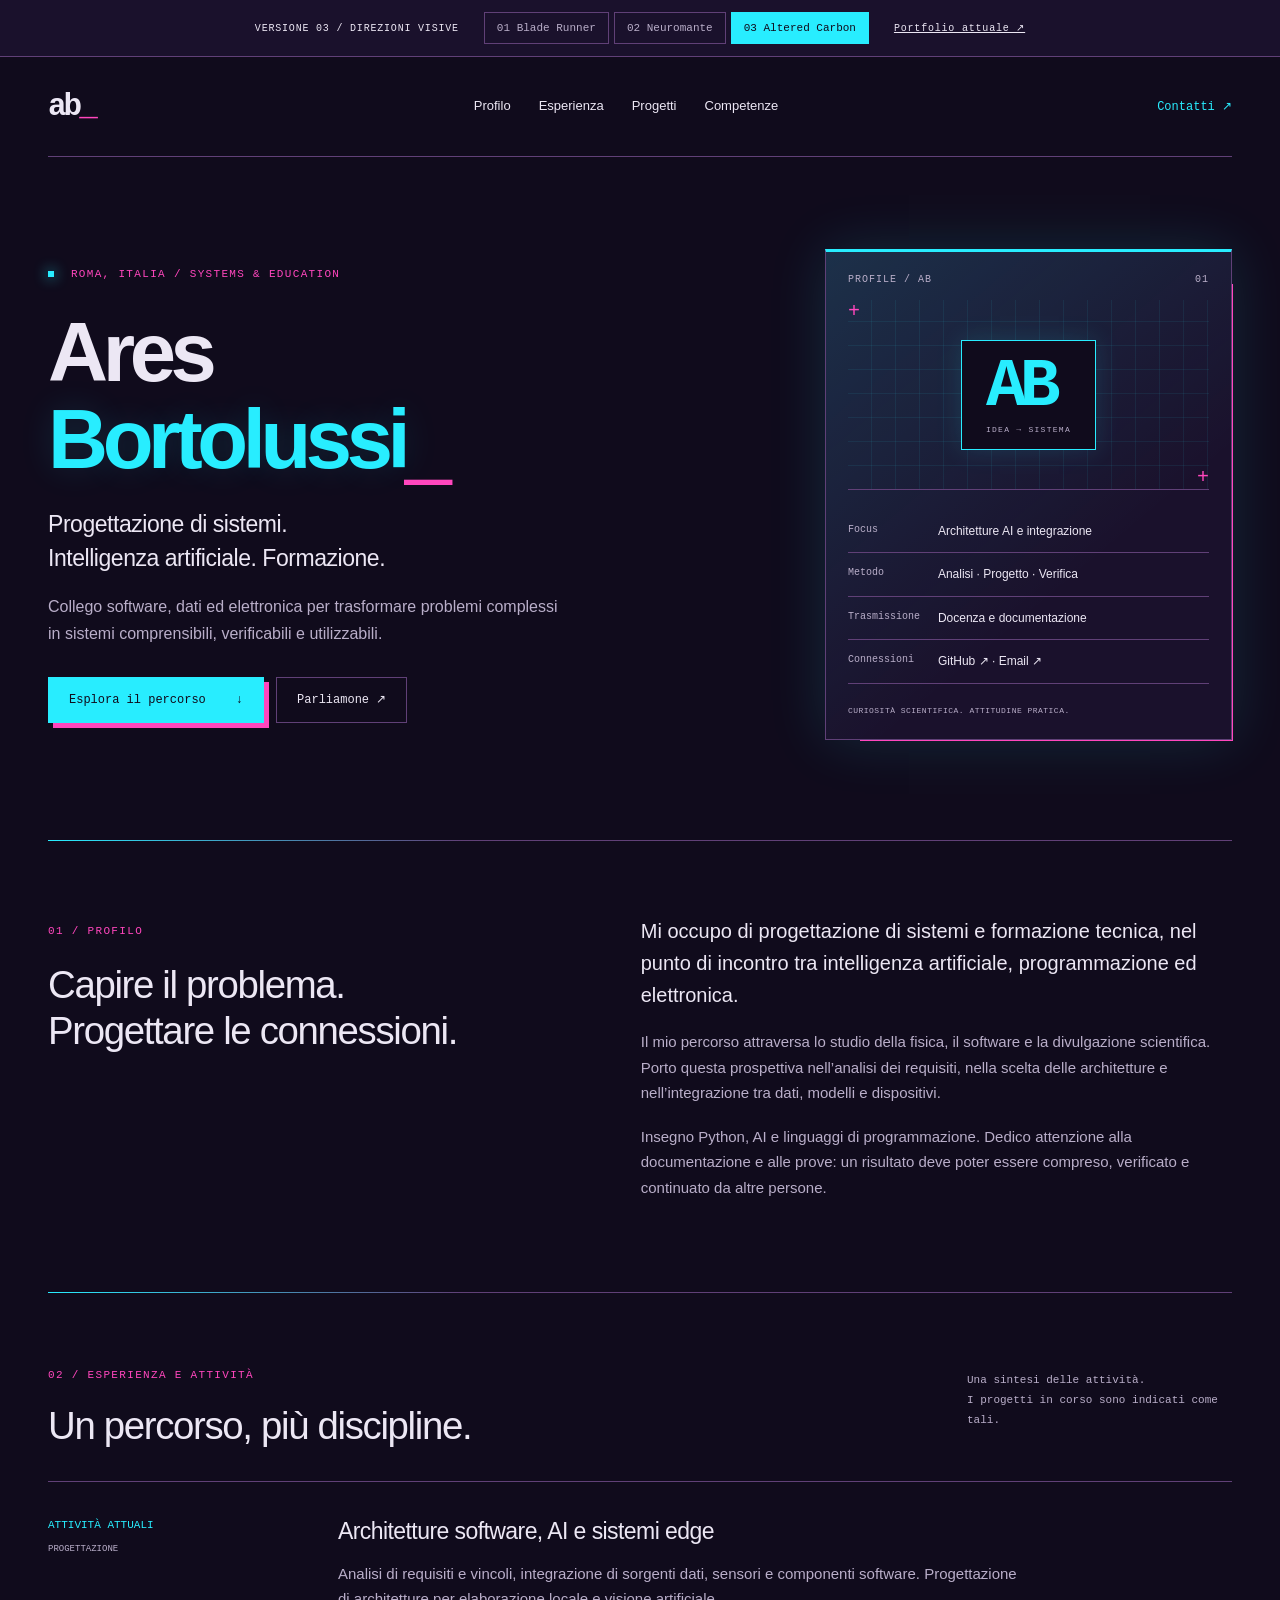
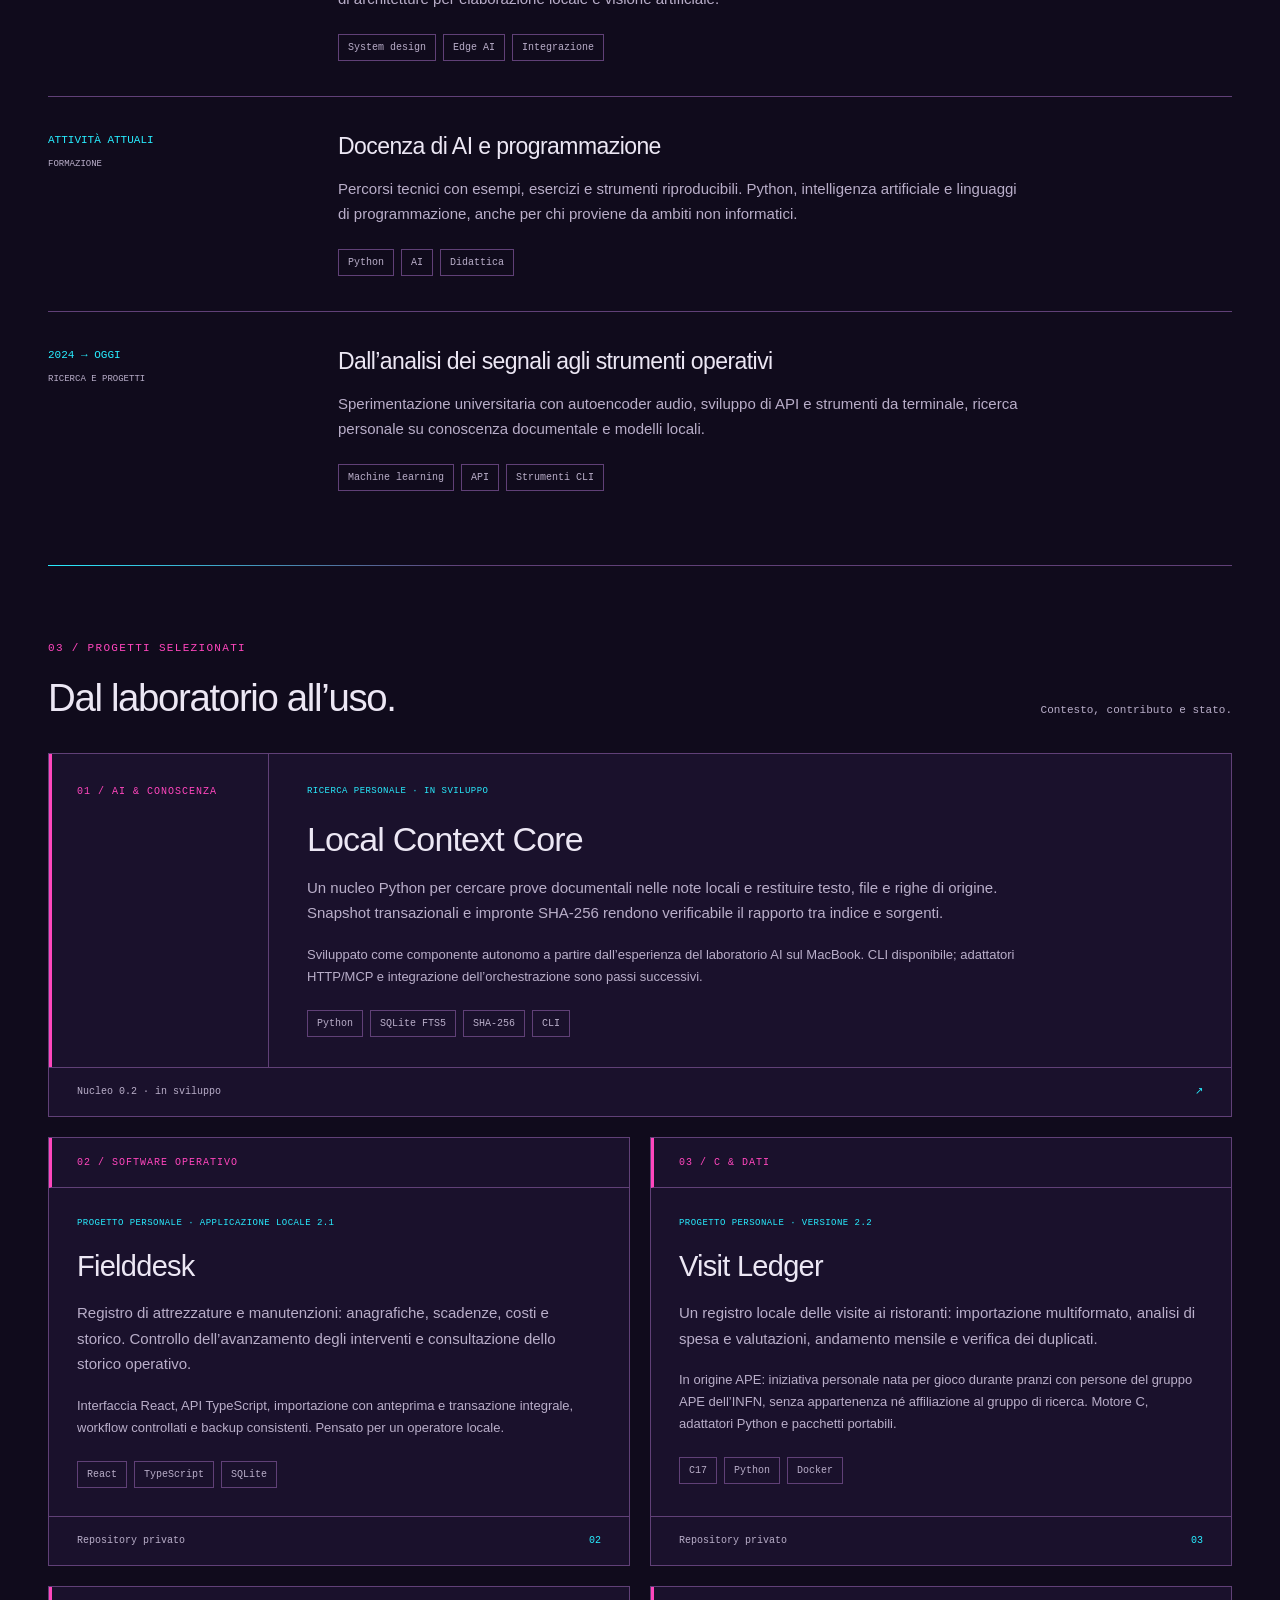
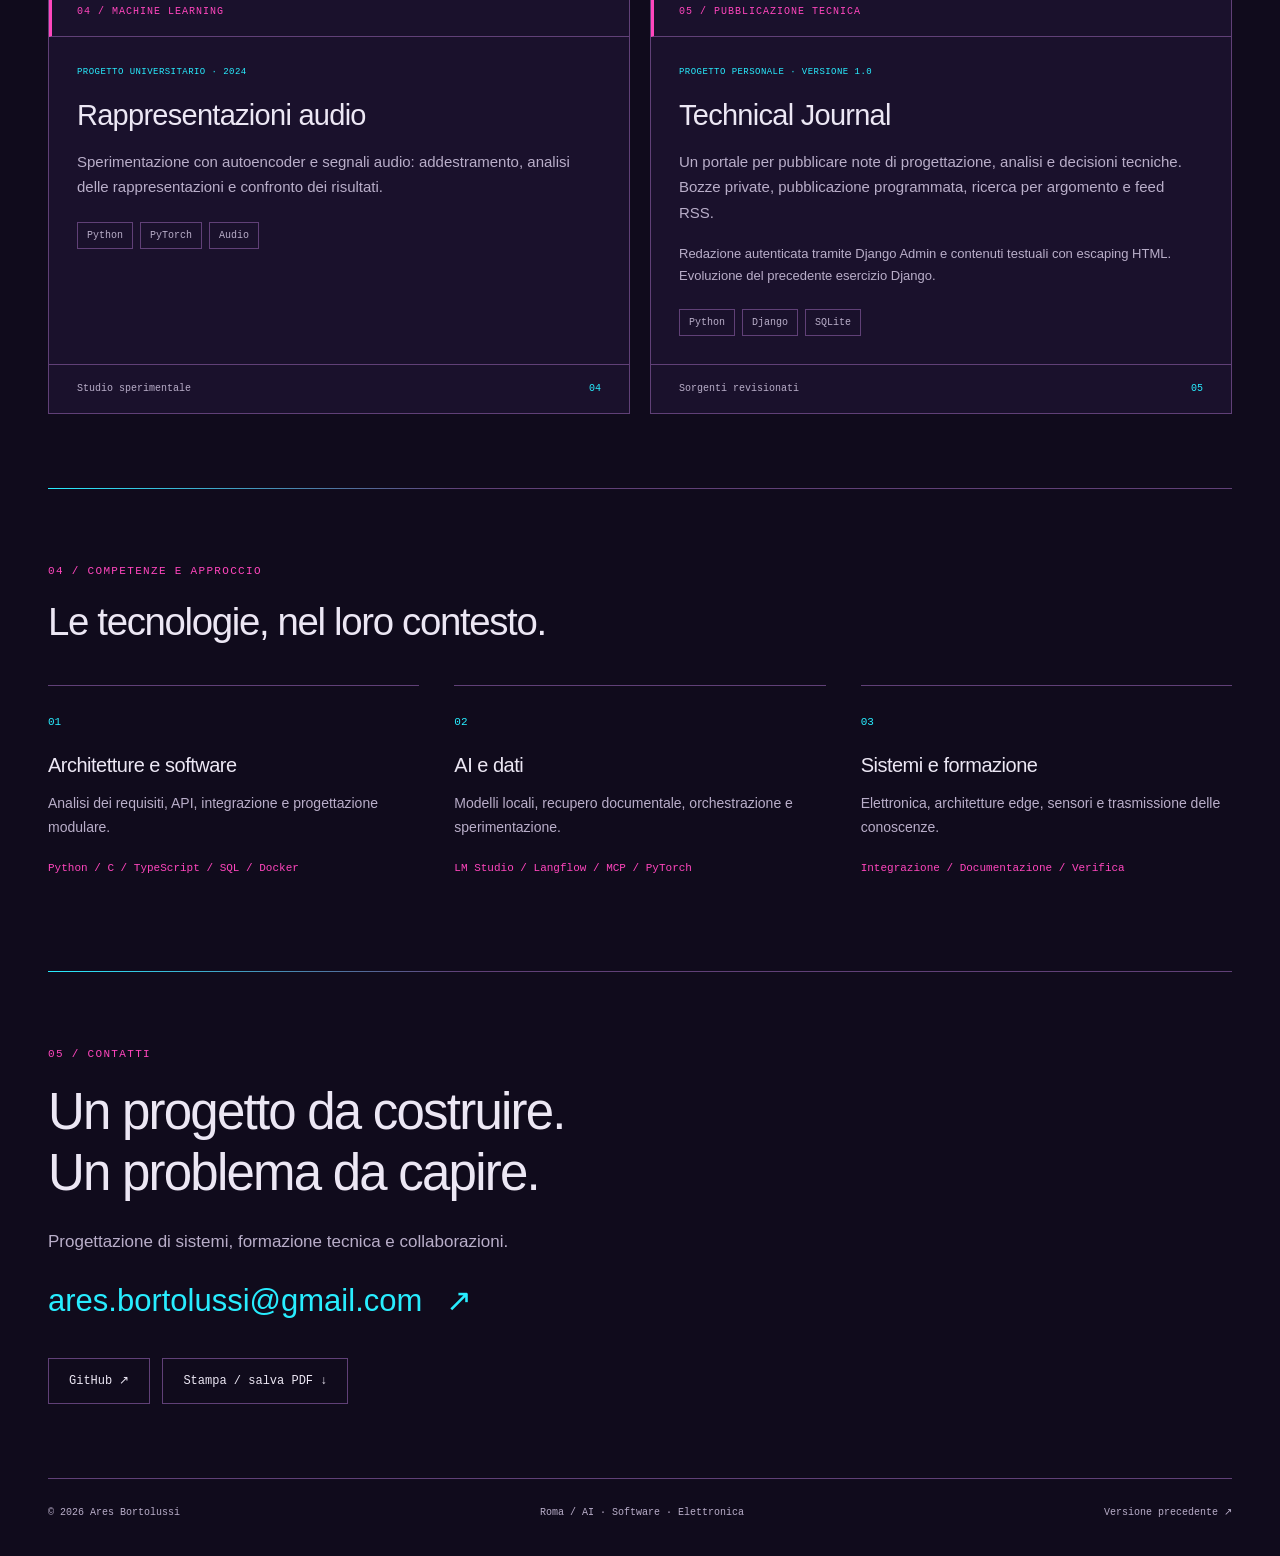
<file: v3/index.html>
<!doctype html>
<html lang="it" data-theme="carbon"><head><meta charset="utf-8"><meta name="viewport" content="width=device-width,initial-scale=1"><meta name="description" content="Ares Bortolussi. Progettazione di sistemi AI, software ed elettronica. Formazione tecnica, percorso e progetti."><title>Ares Bortolussi · Sistemi, AI e formazione</title><meta name="theme-color" content="#100b1c"><link rel="canonical" href="https://aresbortolussi.github.io/"><script type="application/ld+json">{"@context":"https://schema.org","@type":"Person","name":"Ares Bortolussi","url":"https://aresbortolussi.github.io/","jobTitle":"Progettazione di sistemi e formazione tecnica","sameAs":["https://github.com/AresBortolussi"]}</script><link rel="stylesheet" href="style.css"><script src="site.js" defer></script></head>
<body>
<a class="skip" href="#main">Vai al contenuto</a>
<div class="preview"><span>VERSIONE 03 / DIREZIONI VISIVE</span><div class="themes" role="group" aria-label="Scegli la direzione visiva"><button data-palette="blade" aria-pressed="false">01 Blade Runner</button><button data-palette="neuro" aria-pressed="false">02 Neuromante</button><button data-palette="carbon" aria-pressed="true">03 Altered Carbon</button></div><a href="../">Portfolio attuale ↗</a></div>
<header class="shell header"><a href="#main" class="brand" aria-label="Ares Bortolussi, inizio">ab<span>_</span></a><nav aria-label="Principale"><a href="#profilo">Profilo</a><a href="#esperienza">Esperienza</a><a href="#progetti">Progetti</a><a href="#competenze">Competenze</a></nav><a class="contact" href="mailto:ares.bortolussi@gmail.com">Contatti ↗</a></header>
<main id="main">
<section class="shell hero"><div class="hero-copy"><p class="eyebrow"><span class="dot"></span> ROMA, ITALIA / SYSTEMS & EDUCATION</p><h1>Ares<br><span>Bortolussi</span><i aria-hidden="true">_</i></h1><p class="role">Progettazione di sistemi.<br>Intelligenza artificiale. Formazione.</p><p class="intro">Collego software, dati ed elettronica per trasformare problemi complessi in sistemi comprensibili, verificabili e utilizzabili.</p><div class="actions"><a class="button primary" href="#esperienza">Esplora il percorso <span>↓</span></a><a class="button" href="mailto:ares.bortolussi@gmail.com">Parliamone ↗</a></div></div>
<aside class="profile-panel" aria-label="Profilo in sintesi"><div class="panel-top"><span>PROFILE / AB</span><span>01</span></div><div class="profile-mark" aria-hidden="true"><span class="cross one">+</span><span class="cross two">+</span><div class="monogram">AB<span>IDEA → SISTEMA</span></div></div><dl><div><dt>Focus</dt><dd>Architetture AI e integrazione</dd></div><div><dt>Metodo</dt><dd>Analisi · Progetto · Verifica</dd></div><div><dt>Trasmissione</dt><dd>Docenza e documentazione</dd></div><div><dt>Connessioni</dt><dd><a href="https://github.com/AresBortolussi">GitHub ↗</a> · <a href="mailto:ares.bortolussi@gmail.com">Email ↗</a></dd></div></dl><p class="panel-bottom">CURIOSITÀ SCIENTIFICA. ATTITUDINE PRATICA.</p></aside></section>
<section class="shell section profile" id="profilo"><div class="section-label"><span>01 / PROFILO</span><h2>Capire il problema.<br>Progettare le connessioni.</h2></div><div class="reading"><p class="lead">Mi occupo di progettazione di sistemi e formazione tecnica, nel punto di incontro tra intelligenza artificiale, programmazione ed elettronica.</p><p>Il mio percorso attraversa lo studio della fisica, il software e la divulgazione scientifica. Porto questa prospettiva nell’analisi dei requisiti, nella scelta delle architetture e nell’integrazione tra dati, modelli e dispositivi.</p><p>Insegno Python, AI e linguaggi di programmazione. Dedico attenzione alla documentazione e alle prove: un risultato deve poter essere compreso, verificato e continuato da altre persone.</p></div></section>
<section class="shell section" id="esperienza"><div class="heading"><div><p class="eyebrow">02 / ESPERIENZA E ATTIVITÀ</p><h2>Un percorso, più discipline.</h2></div><p class="aside-note">Una sintesi delle attività.<br>I progetti in corso sono indicati come tali.</p></div><div class="timeline"><article><div class="period">ATTIVITÀ ATTUALI<span>PROGETTAZIONE</span></div><div><h3>Architetture software, AI e sistemi edge</h3><p>Analisi di requisiti e vincoli, integrazione di sorgenti dati, sensori e componenti software. Progettazione di architetture per elaborazione locale e visione artificiale.</p><ul class="tags"><li>System design</li><li>Edge AI</li><li>Integrazione</li></ul></div></article><article><div class="period">ATTIVITÀ ATTUALI<span>FORMAZIONE</span></div><div><h3>Docenza di AI e programmazione</h3><p>Percorsi tecnici con esempi, esercizi e strumenti riproducibili. Python, intelligenza artificiale e linguaggi di programmazione, anche per chi proviene da ambiti non informatici.</p><ul class="tags"><li>Python</li><li>AI</li><li>Didattica</li></ul></div></article><article><div class="period">2024 → OGGI<span>RICERCA E PROGETTI</span></div><div><h3>Dall’analisi dei segnali agli strumenti operativi</h3><p>Sperimentazione universitaria con autoencoder audio, sviluppo di API e strumenti da terminale, ricerca personale su conoscenza documentale e modelli locali.</p><ul class="tags"><li>Machine learning</li><li>API</li><li>Strumenti CLI</li></ul></div></article></div></section>
<section class="shell section" id="progetti"><div class="heading"><div><p class="eyebrow">03 / PROGETTI SELEZIONATI</p><h2>Dal laboratorio all’uso.</h2></div><span class="aside-note">Contesto, contributo e stato.</span></div><div class="projects"><article class="project wide"><div class="project-number">01 / AI & CONOSCENZA</div><div class="project-main"><p class="status">RICERCA PERSONALE · IN SVILUPPO</p><h3>Local Context Core</h3><p>Un nucleo Python per cercare prove documentali nelle note locali e restituire testo, file e righe di origine. Snapshot transazionali e impronte SHA-256 rendono verificabile il rapporto tra indice e sorgenti.</p><p class="project-detail">Sviluppato come componente autonomo a partire dall’esperienza del laboratorio AI sul MacBook. CLI disponibile; adattatori HTTP/MCP e integrazione dell’orchestrazione sono passi successivi.</p><ul class="tags"><li>Python</li><li>SQLite FTS5</li><li>SHA-256</li><li>CLI</li></ul></div><div class="project-end">Nucleo 0.2 · in sviluppo<span>↗</span></div></article>
<article class="project"><div class="project-number">02 / SOFTWARE OPERATIVO</div><div class="project-main"><p class="status">PROGETTO PERSONALE · APPLICAZIONE LOCALE 2.1</p><h3>Fielddesk</h3><p>Registro di attrezzature e manutenzioni: anagrafiche, scadenze, costi e storico. Controllo dell’avanzamento degli interventi e consultazione dello storico operativo.</p><p class="project-detail">Interfaccia React, API TypeScript, importazione con anteprima e transazione integrale, workflow controllati e backup consistenti. Pensato per un operatore locale.</p><ul class="tags"><li>React</li><li>TypeScript</li><li>SQLite</li></ul></div><div class="project-end">Repository privato<span>02</span></div></article>
<article class="project"><div class="project-number">03 / C & DATI</div><div class="project-main"><p class="status">PROGETTO PERSONALE · VERSIONE 2.2</p><h3>Visit Ledger</h3><p>Un registro locale delle visite ai ristoranti: importazione multiformato, analisi di spesa e valutazioni, andamento mensile e verifica dei duplicati.</p><p class="project-detail">In origine APE: iniziativa personale nata per gioco durante pranzi con persone del gruppo APE dell’INFN, senza appartenenza né affiliazione al gruppo di ricerca. Motore C, adattatori Python e pacchetti portabili.</p><ul class="tags"><li>C17</li><li>Python</li><li>Docker</li></ul></div><div class="project-end">Repository privato<span>03</span></div></article>
<article class="project"><div class="project-number">04 / MACHINE LEARNING</div><div class="project-main"><p class="status">PROGETTO UNIVERSITARIO · 2024</p><h3>Rappresentazioni audio</h3><p>Sperimentazione con autoencoder e segnali audio: addestramento, analisi delle rappresentazioni e confronto dei risultati.</p><ul class="tags"><li>Python</li><li>PyTorch</li><li>Audio</li></ul></div><div class="project-end">Studio sperimentale<span>04</span></div></article>
<article class="project"><div class="project-number">05 / PUBBLICAZIONE TECNICA</div><div class="project-main"><p class="status">PROGETTO PERSONALE · VERSIONE 1.0</p><h3>Technical Journal</h3><p>Un portale per pubblicare note di progettazione, analisi e decisioni tecniche. Bozze private, pubblicazione programmata, ricerca per argomento e feed RSS.</p><p class="project-detail">Redazione autenticata tramite Django Admin e contenuti testuali con escaping HTML. Evoluzione del precedente esercizio Django.</p><ul class="tags"><li>Python</li><li>Django</li><li>SQLite</li></ul></div><div class="project-end">Sorgenti revisionati<span>05</span></div></article></div></section>
<section class="shell section" id="competenze"><p class="eyebrow">04 / COMPETENZE E APPROCCIO</p><h2>Le tecnologie, nel loro contesto.</h2><div class="skills"><article><span>01</span><h3>Architetture e software</h3><p>Analisi dei requisiti, API, integrazione e progettazione modulare.</p><p class="tools">Python / C / TypeScript / SQL / Docker</p></article><article><span>02</span><h3>AI e dati</h3><p>Modelli locali, recupero documentale, orchestrazione e sperimentazione.</p><p class="tools">LM Studio / Langflow / MCP / PyTorch</p></article><article><span>03</span><h3>Sistemi e formazione</h3><p>Elettronica, architetture edge, sensori e trasmissione delle conoscenze.</p><p class="tools">Integrazione / Documentazione / Verifica</p></article></div></section>
<section class="shell section closing" id="contatti"><p class="eyebrow">05 / CONTATTI</p><h2>Un progetto da costruire.<br>Un problema da capire.</h2><p>Progettazione di sistemi, formazione tecnica e collaborazioni.</p><a class="email" href="mailto:ares.bortolussi@gmail.com">ares.bortolussi@gmail.com <span>↗</span></a><div class="actions"><a class="button" href="https://github.com/AresBortolussi">GitHub ↗</a><button class="button" id="print" hidden>Stampa / salva PDF ↓</button></div></section>
</main><footer class="shell footer"><span>© 2026 Ares Bortolussi</span><span>Roma / AI · Software · Elettronica</span><a href="../old2/">Versione precedente ↗</a></footer>
</body></html>
</file>
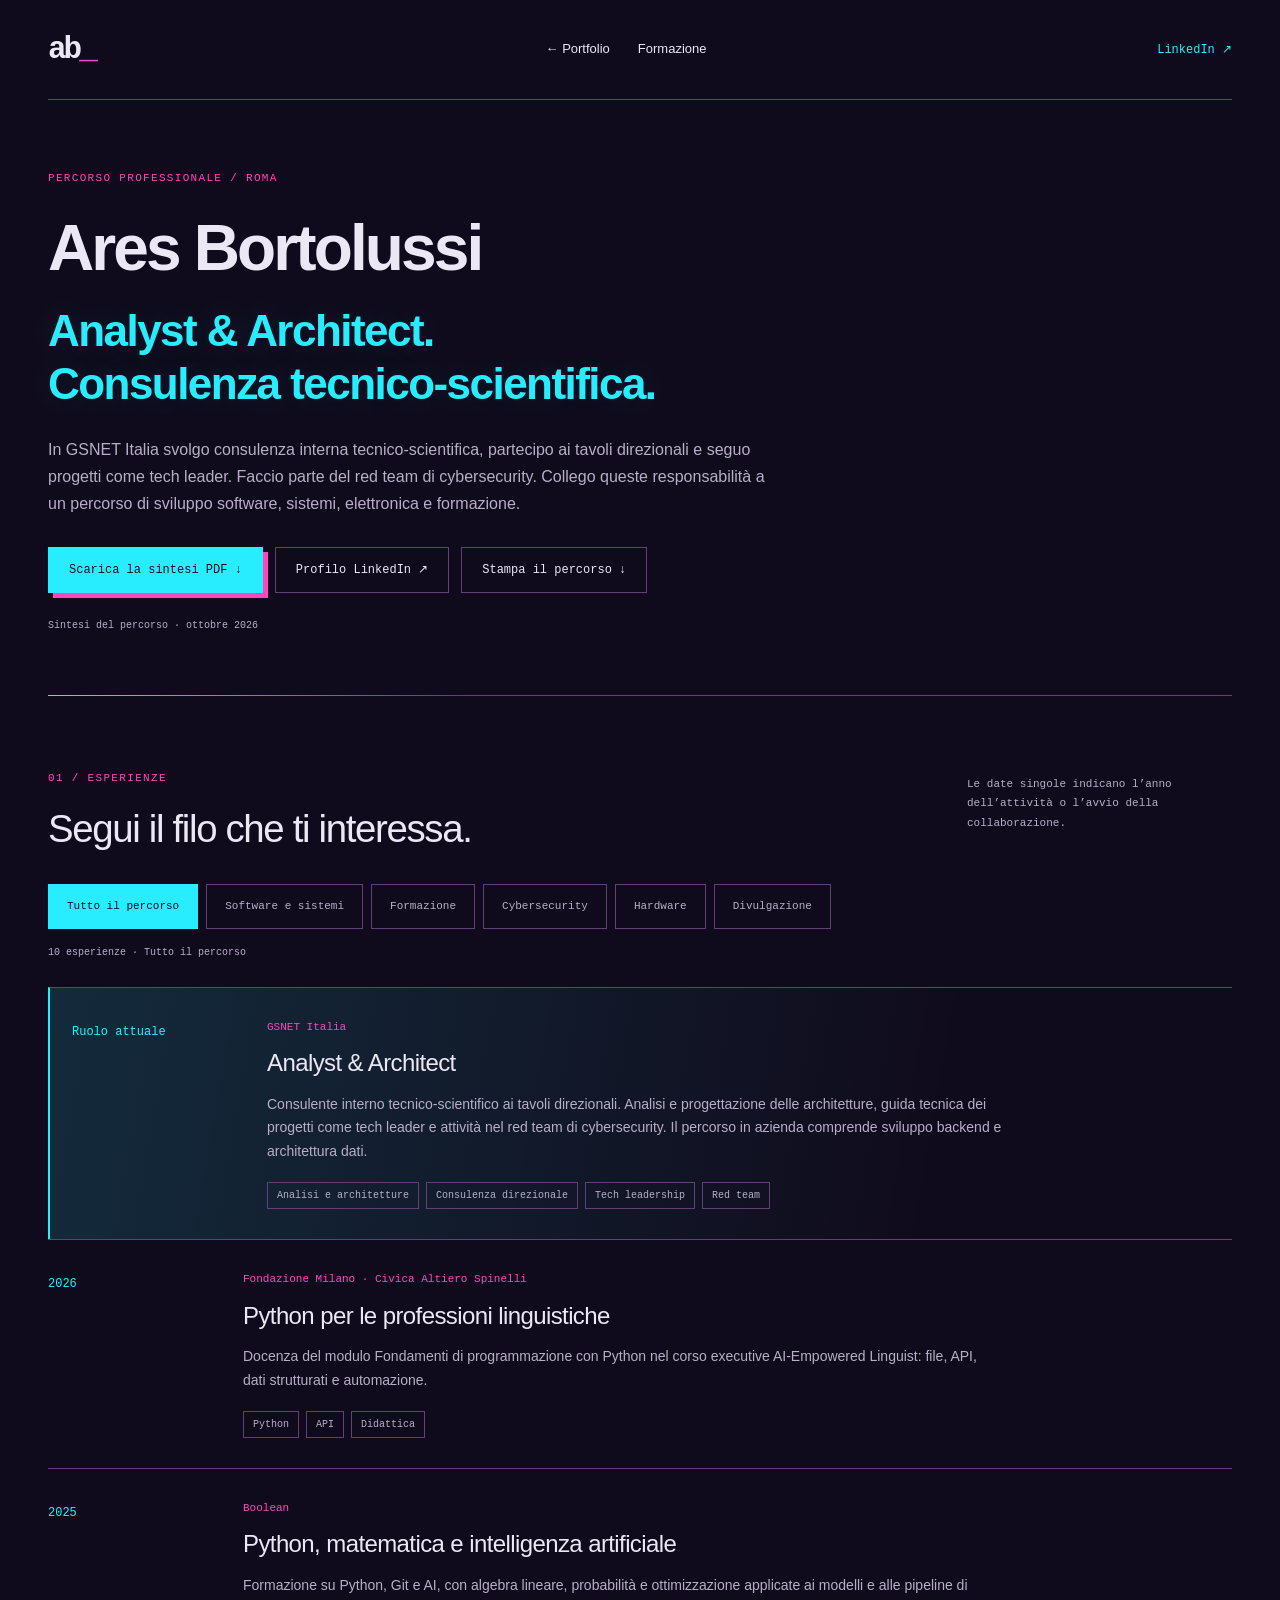
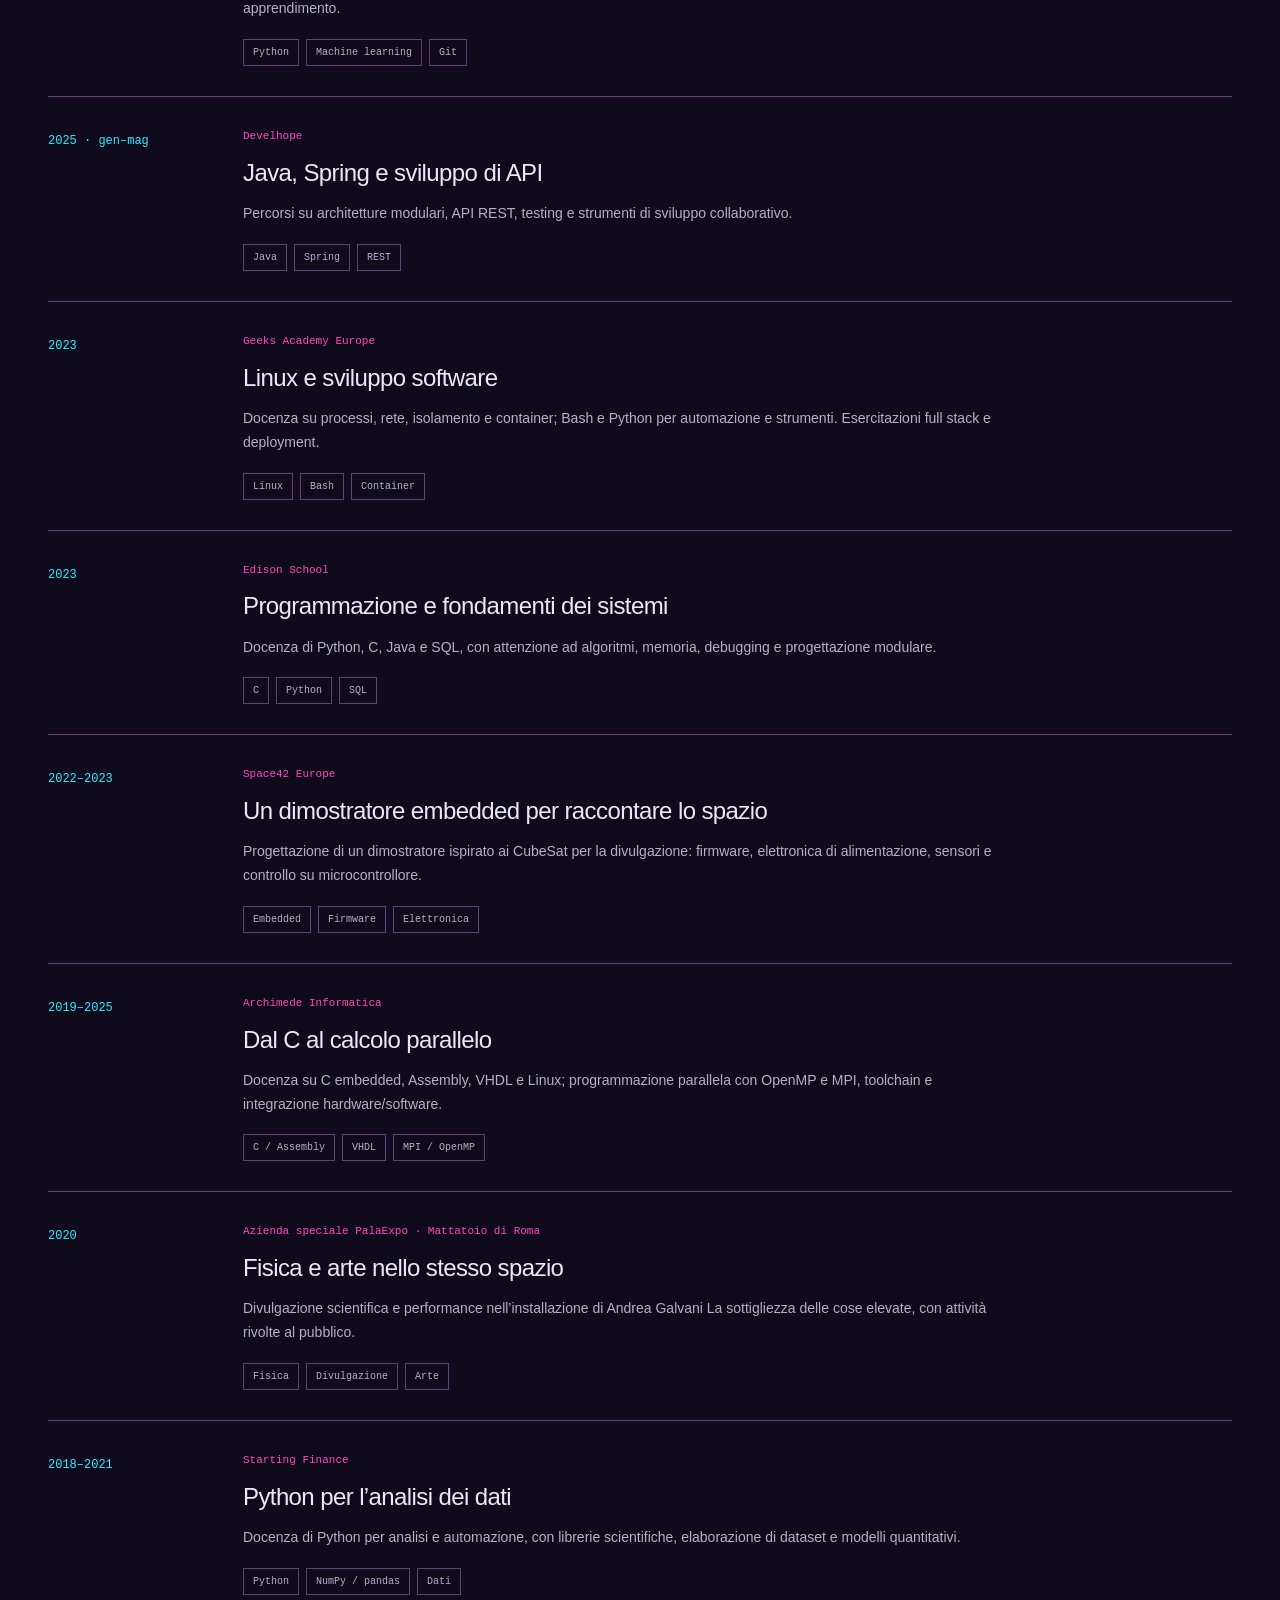
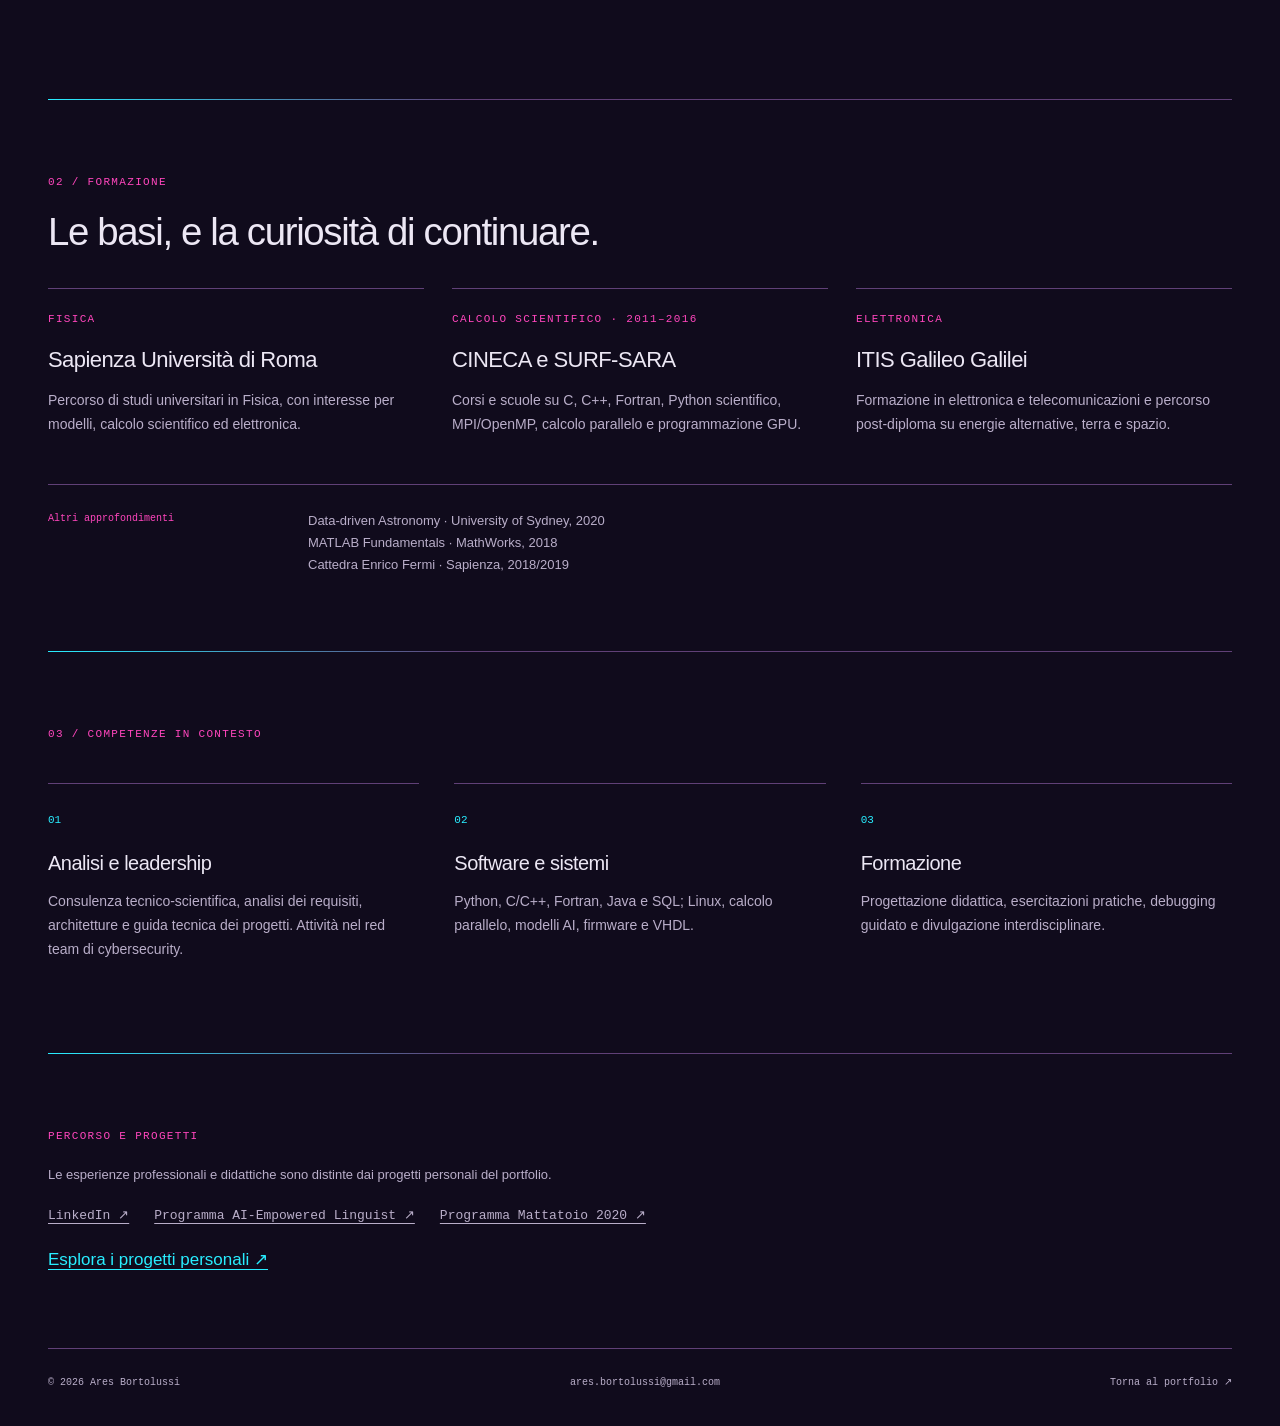
<file: percorso.html>
<!doctype html>
<html lang="it" data-theme="carbon"><head><meta charset="utf-8"><meta name="viewport" content="width=device-width,initial-scale=1"><meta name="description" content="Il percorso di Ares Bortolussi, Analyst &amp; Architect in GSNET Italia: consulenza tecnico-scientifica, tech leadership, cybersecurity e formazione."><title>Percorso e CV · Ares Bortolussi</title><meta name="theme-color" content="#100b1c"><link rel="canonical" href="https://aresbortolussi.github.io/percorso.html"><link rel="stylesheet" href="v3/style.css"><script src="v3/site.js" defer></script></head><body class="cv-page"><a class="skip" href="#main">Vai al contenuto</a><header class="shell header"><a class="brand" href="index.html" aria-label="Ares Bortolussi, pagina iniziale">ab<span>_</span></a><nav aria-label="Principale"><a href="index.html#esperienza">← Portfolio</a><a href="#formazione">Formazione</a></nav><a class="contact" href="https://www.linkedin.com/in/ares-bortolussi/">LinkedIn ↗</a></header><main id="main"><section class="shell cv-hero"><p class="eyebrow">PERCORSO PROFESSIONALE / ROMA</p><h1>Ares Bortolussi<span class="cv-headline">Analyst &amp; Architect.<br>Consulenza tecnico-scientifica.</span></h1><p class="intro">In GSNET Italia svolgo consulenza interna tecnico-scientifica, partecipo ai tavoli direzionali e seguo progetti come tech leader. Faccio parte del red team di cybersecurity. Collego queste responsabilità a un percorso di sviluppo software, sistemi, elettronica e formazione.</p><p class="cv-contact-print">Roma · ares.bortolussi@gmail.com · linkedin.com/in/ares-bortolussi</p><div class="actions"><a class="button primary" href="assets/cv/ares-bortolussi-cv.pdf" download>Scarica la sintesi PDF ↓</a><a class="button" href="https://www.linkedin.com/in/ares-bortolussi/">Profilo LinkedIn ↗</a><button class="button" id="print" hidden>Stampa il percorso ↓</button></div><p class="cv-source-date">Sintesi del percorso · ottobre 2026</p></section><section class="shell section cv-experience" id="esperienze"><div class="heading"><div><p class="eyebrow">01 / ESPERIENZE</p><h2>Segui il filo che ti interessa.</h2></div><p class="aside-note">Le date singole indicano l’anno dell’attività o l’avvio della collaborazione.</p></div><div class="cv-filters" role="group" aria-label="Filtra il percorso per ambito" hidden><button type="button" data-filter="all" aria-pressed="true">Tutto il percorso</button><button type="button" data-filter="software" aria-pressed="false">Software e sistemi</button><button type="button" data-filter="formazione" aria-pressed="false">Formazione</button><button type="button" data-filter="cybersecurity" aria-pressed="false">Cybersecurity</button><button type="button" data-filter="hardware" aria-pressed="false">Hardware</button><button type="button" data-filter="divulgazione" aria-pressed="false">Divulgazione</button></div><p class="filter-status" role="status" hidden></p><div class="cv-timeline"><article class="cv-entry current-role" data-area="software cybersecurity"><div class="cv-date">Ruolo attuale</div><div class="cv-entry-body"><p class="cv-org">GSNET Italia</p><h3>Analyst &amp; Architect</h3><p>Consulente interno tecnico-scientifico ai tavoli direzionali. Analisi e progettazione delle architetture, guida tecnica dei progetti come tech leader e attività nel red team di cybersecurity. Il percorso in azienda comprende sviluppo backend e architettura dati.</p><ul class="tags"><li>Analisi e architetture</li><li>Consulenza direzionale</li><li>Tech leadership</li><li>Red team</li></ul></div></article><article class="cv-entry" data-area="formazione"><div class="cv-date">2026</div><div class="cv-entry-body"><p class="cv-org">Fondazione Milano · Civica Altiero Spinelli</p><h3>Python per le professioni linguistiche</h3><p>Docenza del modulo Fondamenti di programmazione con Python nel corso executive AI-Empowered Linguist: file, API, dati strutturati e automazione.</p><ul class="tags"><li>Python</li><li>API</li><li>Didattica</li></ul></div></article><article class="cv-entry" data-area="formazione"><div class="cv-date">2025</div><div class="cv-entry-body"><p class="cv-org">Boolean</p><h3>Python, matematica e intelligenza artificiale</h3><p>Formazione su Python, Git e AI, con algebra lineare, probabilità e ottimizzazione applicate ai modelli e alle pipeline di apprendimento.</p><ul class="tags"><li>Python</li><li>Machine learning</li><li>Git</li></ul></div></article><article class="cv-entry" data-area="formazione"><div class="cv-date">2025 · gen–mag</div><div class="cv-entry-body"><p class="cv-org">Develhope</p><h3>Java, Spring e sviluppo di API</h3><p>Percorsi su architetture modulari, API REST, testing e strumenti di sviluppo collaborativo.</p><ul class="tags"><li>Java</li><li>Spring</li><li>REST</li></ul></div></article><article class="cv-entry" data-area="formazione software"><div class="cv-date">2023</div><div class="cv-entry-body"><p class="cv-org">Geeks Academy Europe</p><h3>Linux e sviluppo software</h3><p>Docenza su processi, rete, isolamento e container; Bash e Python per automazione e strumenti. Esercitazioni full stack e deployment.</p><ul class="tags"><li>Linux</li><li>Bash</li><li>Container</li></ul></div></article><article class="cv-entry" data-area="formazione software"><div class="cv-date">2023</div><div class="cv-entry-body"><p class="cv-org">Edison School</p><h3>Programmazione e fondamenti dei sistemi</h3><p>Docenza di Python, C, Java e SQL, con attenzione ad algoritmi, memoria, debugging e progettazione modulare.</p><ul class="tags"><li>C</li><li>Python</li><li>SQL</li></ul></div></article><article class="cv-entry" data-area="hardware divulgazione"><div class="cv-date">2022–2023</div><div class="cv-entry-body"><p class="cv-org">Space42 Europe</p><h3>Un dimostratore embedded per raccontare lo spazio</h3><p>Progettazione di un dimostratore ispirato ai CubeSat per la divulgazione: firmware, elettronica di alimentazione, sensori e controllo su microcontrollore.</p><ul class="tags"><li>Embedded</li><li>Firmware</li><li>Elettronica</li></ul></div></article><article class="cv-entry" data-area="formazione hardware"><div class="cv-date">2019–2025</div><div class="cv-entry-body"><p class="cv-org">Archimede Informatica</p><h3>Dal C al calcolo parallelo</h3><p>Docenza su C embedded, Assembly, VHDL e Linux; programmazione parallela con OpenMP e MPI, toolchain e integrazione hardware/software.</p><ul class="tags"><li>C / Assembly</li><li>VHDL</li><li>MPI / OpenMP</li></ul></div></article><article class="cv-entry" data-area="divulgazione"><div class="cv-date">2020</div><div class="cv-entry-body"><p class="cv-org">Azienda speciale PalaExpo · Mattatoio di Roma</p><h3>Fisica e arte nello stesso spazio</h3><p>Divulgazione scientifica e performance nell’installazione di Andrea Galvani La sottigliezza delle cose elevate, con attività rivolte al pubblico.</p><ul class="tags"><li>Fisica</li><li>Divulgazione</li><li>Arte</li></ul></div></article><article class="cv-entry" data-area="formazione"><div class="cv-date">2018–2021</div><div class="cv-entry-body"><p class="cv-org">Starting Finance</p><h3>Python per l’analisi dei dati</h3><p>Docenza di Python per analisi e automazione, con librerie scientifiche, elaborazione di dataset e modelli quantitativi.</p><ul class="tags"><li>Python</li><li>NumPy / pandas</li><li>Dati</li></ul></div></article></div></section><section class="shell section" id="formazione"><div class="heading"><div><p class="eyebrow">02 / FORMAZIONE</p><h2>Le basi, e la curiosità di continuare.</h2></div></div><div class="education-grid"><article><p class="eyebrow">FISICA</p><h3>Sapienza Università di Roma</h3><p>Percorso di studi universitari in Fisica, con interesse per modelli, calcolo scientifico ed elettronica.</p></article><article><p class="eyebrow">CALCOLO SCIENTIFICO · 2011–2016</p><h3>CINECA e SURF-SARA</h3><p>Corsi e scuole su C, C++, Fortran, Python scientifico, MPI/OpenMP, calcolo parallelo e programmazione GPU.</p></article><article><p class="eyebrow">ELETTRONICA</p><h3>ITIS Galileo Galilei</h3><p>Formazione in elettronica e telecomunicazioni e percorso post-diploma su energie alternative, terra e spazio.</p></article></div><div class="certification-line"><span>Altri approfondimenti</span><p>Data-driven Astronomy · University of Sydney, 2020<br>MATLAB Fundamentals · MathWorks, 2018<br>Cattedra Enrico Fermi · Sapienza, 2018/2019</p></div></section><section class="shell section cv-skills"><p class="eyebrow">03 / COMPETENZE IN CONTESTO</p><div class="skills"><article><span>01</span><h3>Analisi e leadership</h3><p>Consulenza tecnico-scientifica, analisi dei requisiti, architetture e guida tecnica dei progetti. Attività nel red team di cybersecurity.</p></article><article><span>02</span><h3>Software e sistemi</h3><p>Python, C/C++, Fortran, Java e SQL; Linux, calcolo parallelo, modelli AI, firmware e VHDL.</p></article><article><span>03</span><h3>Formazione</h3><p>Progettazione didattica, esercitazioni pratiche, debugging guidato e divulgazione interdisciplinare.</p></article></div></section><section class="shell section cv-sources"><p class="eyebrow">PERCORSO E PROGETTI</p><p>Le esperienze professionali e didattiche sono distinte dai progetti personali del portfolio.</p><p class="source-links"><a href="https://www.linkedin.com/in/ares-bortolussi/">LinkedIn ↗</a><a href="https://lingue.fondazionemilano.eu/corsi/corso-executive-ai-empowered-linguist">Programma AI-Empowered Linguist ↗</a><a href="https://www.mattatoioroma.it/MC-API/Risorse/StreamAttributoMediaOriginale.ashx?guid=DC2883FE-E0E7-452B-AD6B-96095BD37A96">Programma Mattatoio 2020 ↗</a></p><a class="text-link" href="index.html#progetti">Esplora i progetti personali ↗</a></section></main><footer class="shell footer"><span>© 2026 Ares Bortolussi</span><a href="mailto:ares.bortolussi@gmail.com">ares.bortolussi@gmail.com</a><a href="index.html">Torna al portfolio ↗</a></footer></body></html>
</file>
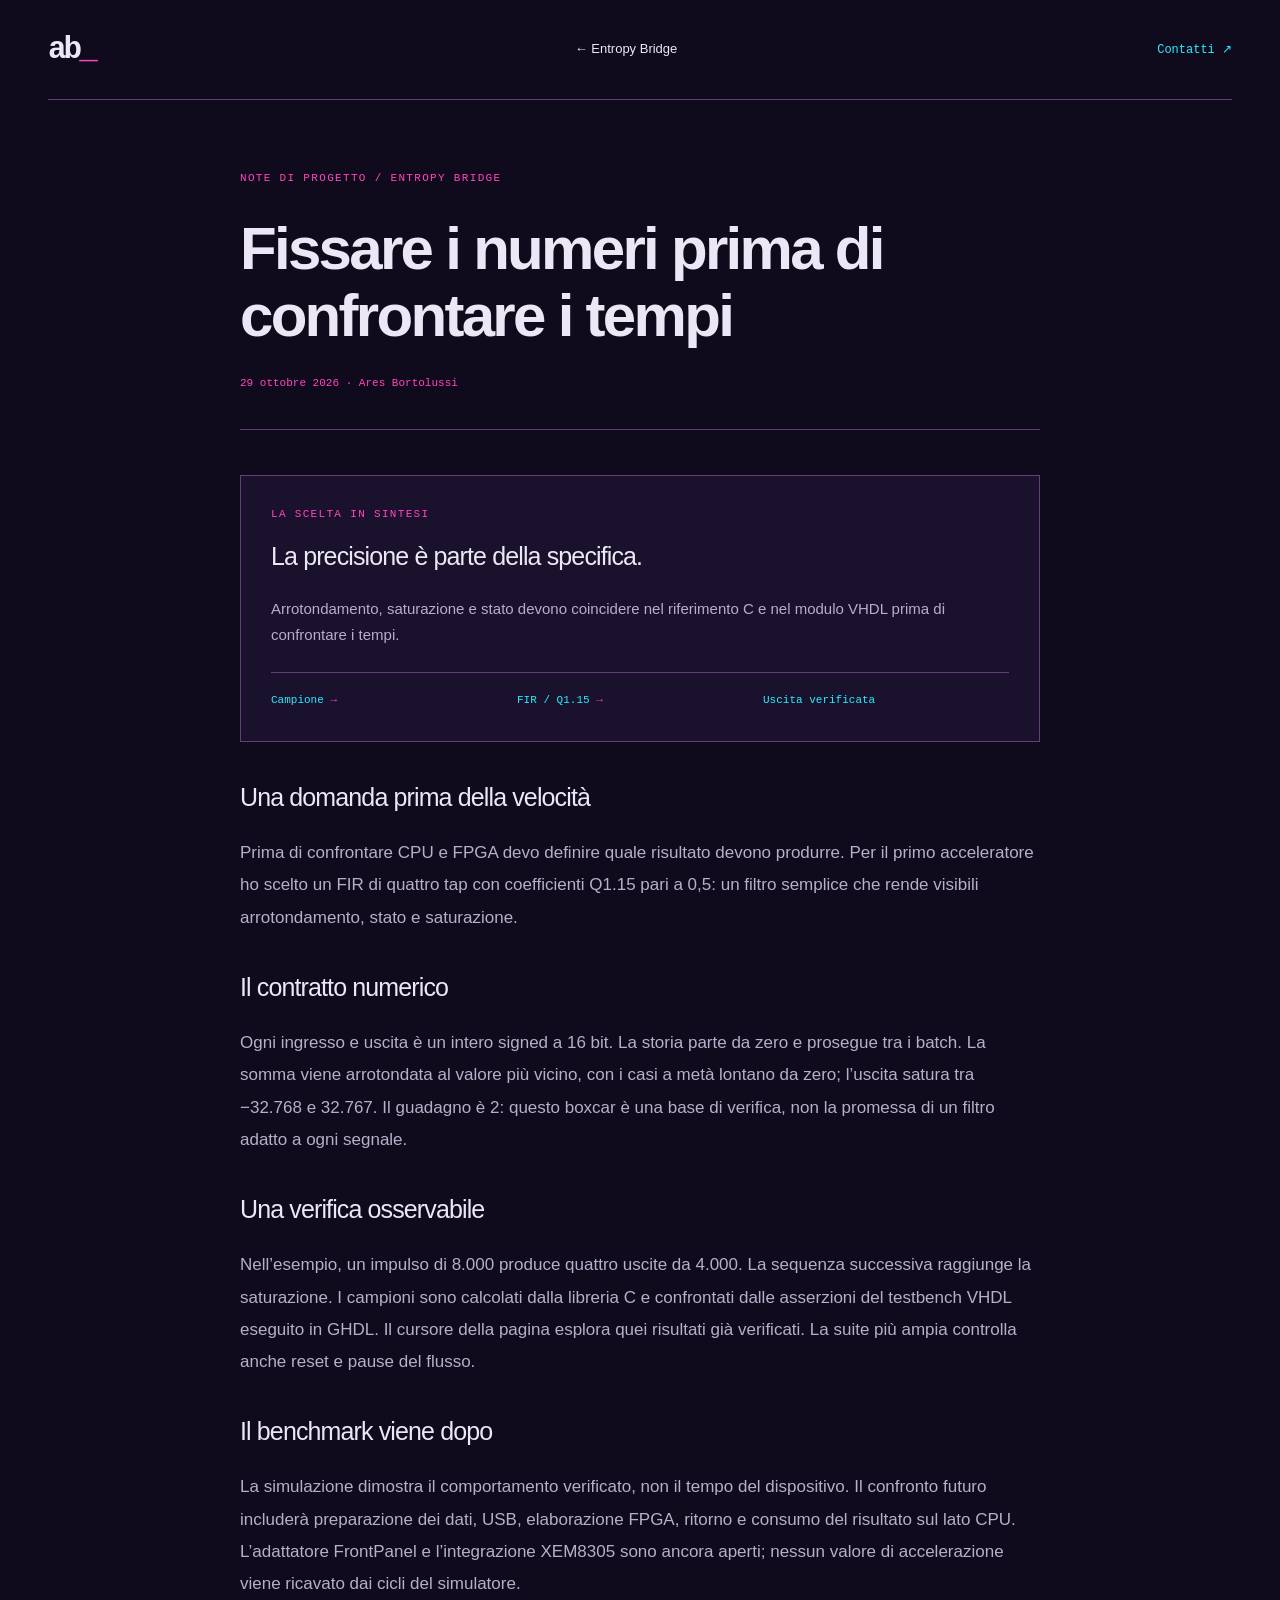
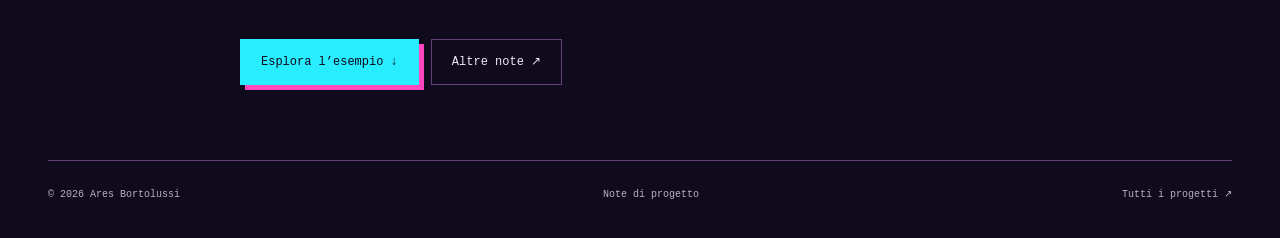
<file: note/contratto-fir.html>
<!doctype html>
<html lang="it" data-theme="carbon"><head><meta charset="utf-8"><meta name="viewport" content="width=device-width,initial-scale=1"><meta name="description" content="Una scelta progettuale in Entropy Bridge: Fissare i numeri prima di confrontare i tempi."><title>Fissare i numeri prima di confrontare i tempi · Ares Bortolussi</title><meta name="theme-color" content="#100b1c"><link rel="canonical" href="https://aresbortolussi.github.io/note/contratto-fir.html"><link rel="stylesheet" href="../v3/style.css"><script src="../v3/site.js" defer></script></head><body><a class="skip" href="#main">Vai al contenuto</a><header class="shell header"><a class="brand" href="../index.html" aria-label="Ares Bortolussi, pagina iniziale">ab<span>_</span></a><nav aria-label="Principale"><a href="../progetti/entropy-bridge.html">← Entropy Bridge</a></nav><a class="contact" href="mailto:ares.bortolussi@gmail.com">Contatti ↗</a></header><main id="main" class="shell note"><article><header class="note-heading"><p class="eyebrow">NOTE DI PROGETTO / ENTROPY BRIDGE</p><h1>Fissare i numeri prima di confrontare i tempi</h1><p class="case-status"><time datetime="2026-10-29">29 ottobre 2026</time> · Ares Bortolussi</p></header><aside class="decision-takeaway" aria-label="La scelta in sintesi"><p class="eyebrow">LA SCELTA IN SINTESI</p><h2>La precisione è parte della specifica.</h2><p>Arrotondamento, saturazione e stato devono coincidere nel riferimento C e nel modulo VHDL prima di confrontare i tempi.</p><ol class="note-flow"><li>Campione</li><li>FIR / Q1.15</li><li>Uscita verificata</li></ol></aside><section class="note-section"><h2>Una domanda prima della velocità</h2><p>Prima di confrontare CPU e FPGA devo definire quale risultato devono produrre. Per il primo acceleratore ho scelto un FIR di quattro tap con coefficienti Q1.15 pari a 0,5: un filtro semplice che rende visibili arrotondamento, stato e saturazione.</p></section><section class="note-section"><h2>Il contratto numerico</h2><p>Ogni ingresso e uscita è un intero signed a 16 bit. La storia parte da zero e prosegue tra i batch. La somma viene arrotondata al valore più vicino, con i casi a metà lontano da zero; l’uscita satura tra −32.768 e 32.767. Il guadagno è 2: questo boxcar è una base di verifica, non la promessa di un filtro adatto a ogni segnale.</p></section><section class="note-section"><h2>Una verifica osservabile</h2><p>Nell’esempio, un impulso di 8.000 produce quattro uscite da 4.000. La sequenza successiva raggiunge la saturazione. I campioni sono calcolati dalla libreria C e confrontati dalle asserzioni del testbench VHDL eseguito in GHDL. Il cursore della pagina esplora quei risultati già verificati. La suite più ampia controlla anche reset e pause del flusso.</p></section><section class="note-section"><h2>Il benchmark viene dopo</h2><p>La simulazione dimostra il comportamento verificato, non il tempo del dispositivo. Il confronto futuro includerà preparazione dei dati, USB, elaborazione FPGA, ritorno e consumo del risultato sul lato CPU. L’adattatore FrontPanel e l’integrazione XEM8305 sono ancora aperti; nessun valore di accelerazione viene ricavato dai cicli del simulatore.</p></section><div class="actions"><a class="button primary" href="../progetti/entropy-bridge.html#esempio">Esplora l’esempio ↓</a><a class="button" href="../index.html#note">Altre note ↗</a></div></article></main><footer class="shell footer"><span>© 2026 Ares Bortolussi</span><span>Note di progetto</span><a href="../index.html#progetti">Tutti i progetti ↗</a></footer></body></html>
</file>
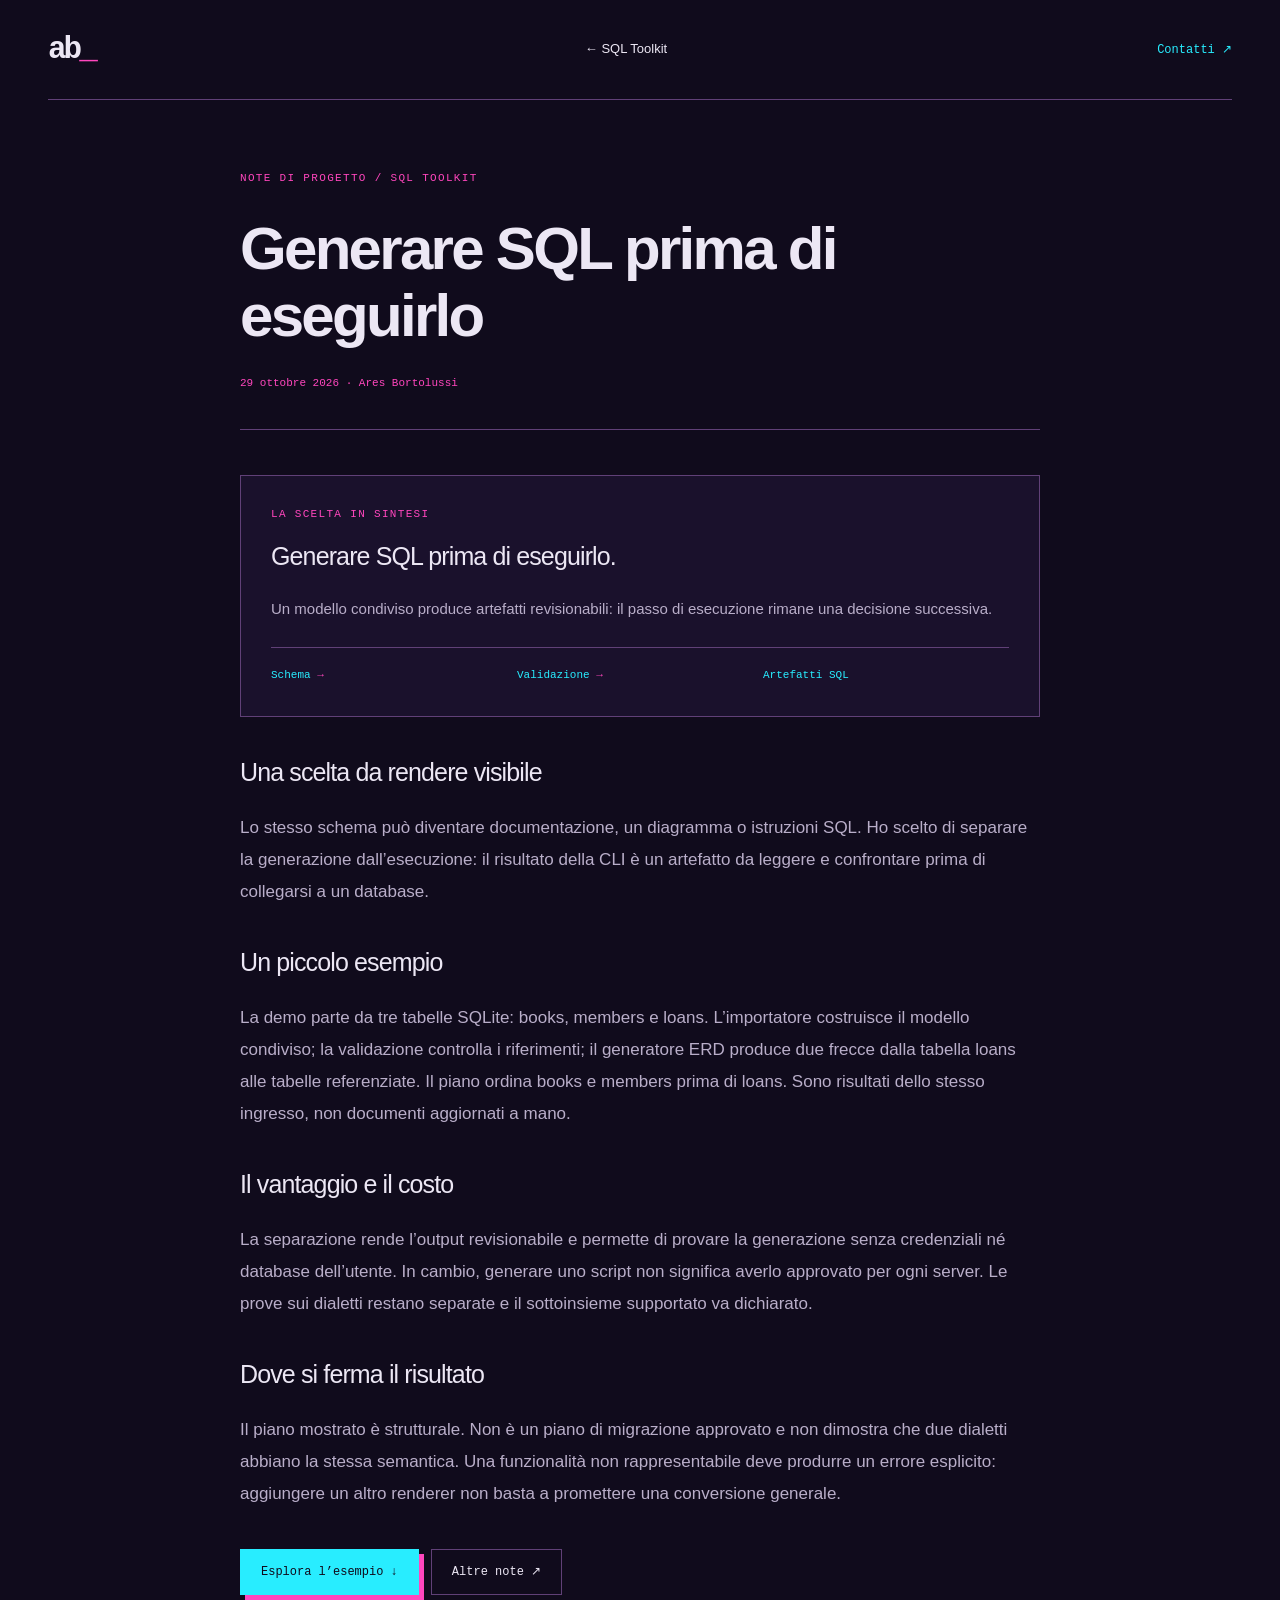
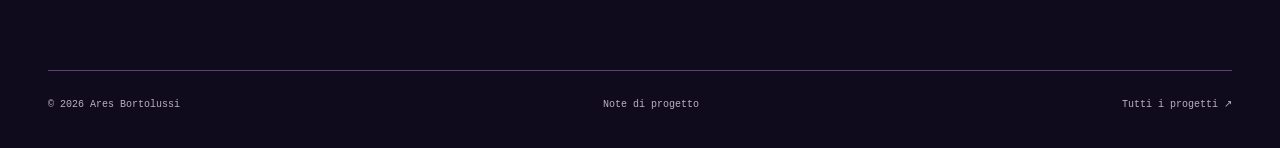
<file: note/generare-sql.html>
<!doctype html>
<html lang="it" data-theme="carbon"><head><meta charset="utf-8"><meta name="viewport" content="width=device-width,initial-scale=1"><meta name="description" content="Una scelta progettuale in SQL Toolkit: Generare SQL prima di eseguirlo."><title>Generare SQL prima di eseguirlo · Ares Bortolussi</title><meta name="theme-color" content="#100b1c"><link rel="canonical" href="https://aresbortolussi.github.io/note/generare-sql.html"><link rel="stylesheet" href="../v3/style.css"><script src="../v3/site.js" defer></script></head><body><a class="skip" href="#main">Vai al contenuto</a><header class="shell header"><a class="brand" href="../index.html" aria-label="Ares Bortolussi, pagina iniziale">ab<span>_</span></a><nav aria-label="Principale"><a href="../progetti/sql-toolkit.html">← SQL Toolkit</a></nav><a class="contact" href="mailto:ares.bortolussi@gmail.com">Contatti ↗</a></header><main id="main" class="shell note"><article><header class="note-heading"><p class="eyebrow">NOTE DI PROGETTO / SQL TOOLKIT</p><h1>Generare SQL prima di eseguirlo</h1><p class="case-status"><time datetime="2026-10-29">29 ottobre 2026</time> · Ares Bortolussi</p></header><aside class="decision-takeaway" aria-label="La scelta in sintesi"><p class="eyebrow">LA SCELTA IN SINTESI</p><h2>Generare SQL prima di eseguirlo.</h2><p>Un modello condiviso produce artefatti revisionabili: il passo di esecuzione rimane una decisione successiva.</p><ol class="note-flow"><li>Schema</li><li>Validazione</li><li>Artefatti SQL</li></ol></aside><section class="note-section"><h2>Una scelta da rendere visibile</h2><p>Lo stesso schema può diventare documentazione, un diagramma o istruzioni SQL. Ho scelto di separare la generazione dall’esecuzione: il risultato della CLI è un artefatto da leggere e confrontare prima di collegarsi a un database.</p></section><section class="note-section"><h2>Un piccolo esempio</h2><p>La demo parte da tre tabelle SQLite: books, members e loans. L’importatore costruisce il modello condiviso; la validazione controlla i riferimenti; il generatore ERD produce due frecce dalla tabella loans alle tabelle referenziate. Il piano ordina books e members prima di loans. Sono risultati dello stesso ingresso, non documenti aggiornati a mano.</p></section><section class="note-section"><h2>Il vantaggio e il costo</h2><p>La separazione rende l’output revisionabile e permette di provare la generazione senza credenziali né database dell’utente. In cambio, generare uno script non significa averlo approvato per ogni server. Le prove sui dialetti restano separate e il sottoinsieme supportato va dichiarato.</p></section><section class="note-section"><h2>Dove si ferma il risultato</h2><p>Il piano mostrato è strutturale. Non è un piano di migrazione approvato e non dimostra che due dialetti abbiano la stessa semantica. Una funzionalità non rappresentabile deve produrre un errore esplicito: aggiungere un altro renderer non basta a promettere una conversione generale.</p></section><div class="actions"><a class="button primary" href="../progetti/sql-toolkit.html#esempio">Esplora l’esempio ↓</a><a class="button" href="../index.html#note">Altre note ↗</a></div></article></main><footer class="shell footer"><span>© 2026 Ares Bortolussi</span><span>Note di progetto</span><a href="../index.html#progetti">Tutti i progetti ↗</a></footer></body></html>
</file>
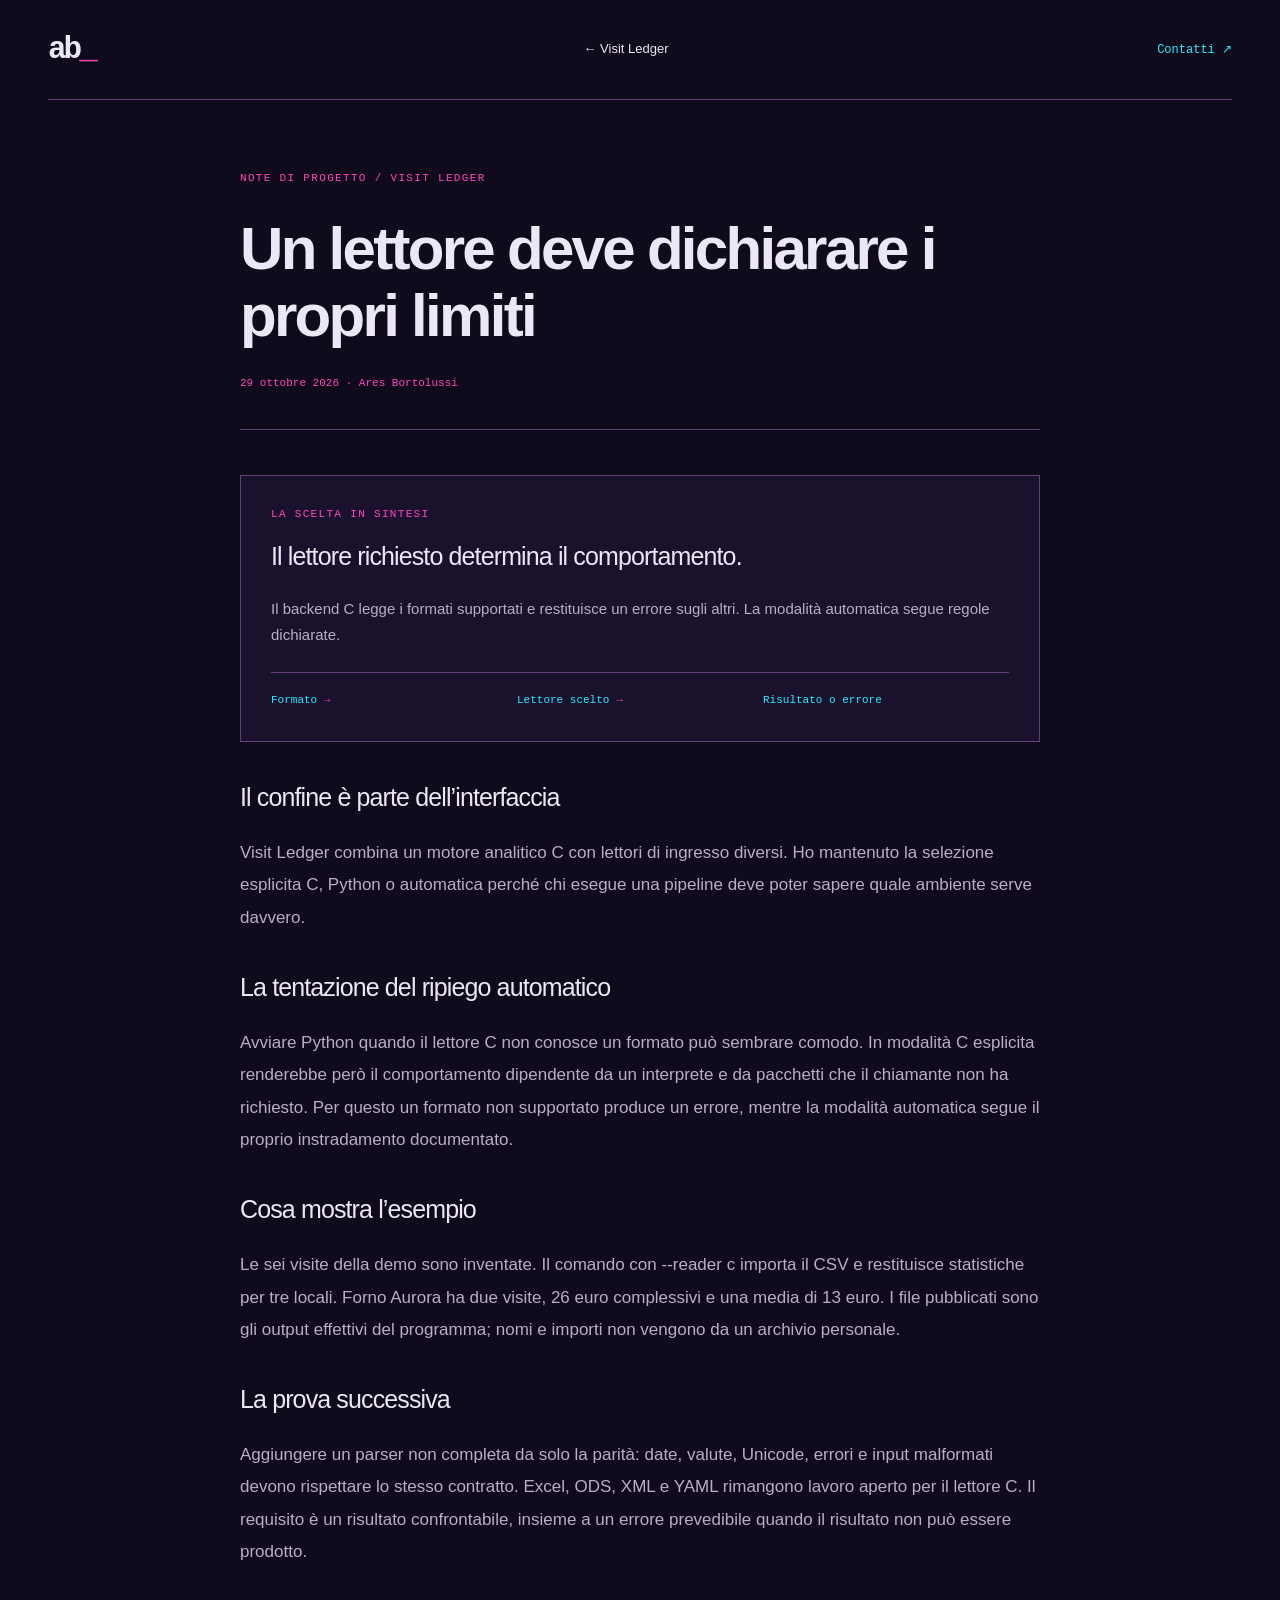
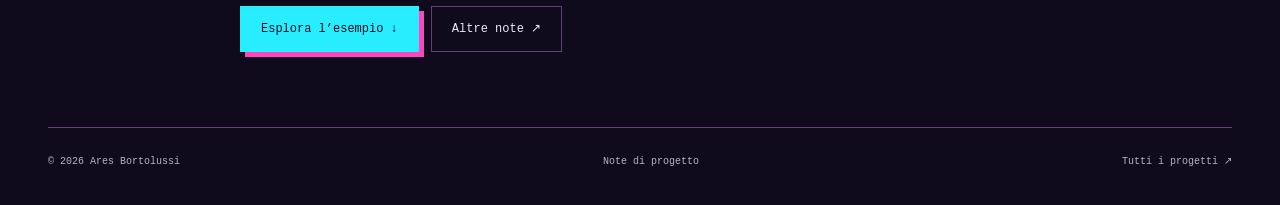
<file: note/lettori-espliciti.html>
<!doctype html>
<html lang="it" data-theme="carbon"><head><meta charset="utf-8"><meta name="viewport" content="width=device-width,initial-scale=1"><meta name="description" content="Una scelta progettuale in Visit Ledger: Un lettore deve dichiarare i propri limiti."><title>Un lettore deve dichiarare i propri limiti · Ares Bortolussi</title><meta name="theme-color" content="#100b1c"><link rel="canonical" href="https://aresbortolussi.github.io/note/lettori-espliciti.html"><link rel="stylesheet" href="../v3/style.css"><script src="../v3/site.js" defer></script></head><body><a class="skip" href="#main">Vai al contenuto</a><header class="shell header"><a class="brand" href="../index.html" aria-label="Ares Bortolussi, pagina iniziale">ab<span>_</span></a><nav aria-label="Principale"><a href="../progetti/visit-ledger.html">← Visit Ledger</a></nav><a class="contact" href="mailto:ares.bortolussi@gmail.com">Contatti ↗</a></header><main id="main" class="shell note"><article><header class="note-heading"><p class="eyebrow">NOTE DI PROGETTO / VISIT LEDGER</p><h1>Un lettore deve dichiarare i propri limiti</h1><p class="case-status"><time datetime="2026-10-29">29 ottobre 2026</time> · Ares Bortolussi</p></header><aside class="decision-takeaway" aria-label="La scelta in sintesi"><p class="eyebrow">LA SCELTA IN SINTESI</p><h2>Il lettore richiesto determina il comportamento.</h2><p>Il backend C legge i formati supportati e restituisce un errore sugli altri. La modalità automatica segue regole dichiarate.</p><ol class="note-flow"><li>Formato</li><li>Lettore scelto</li><li>Risultato o errore</li></ol></aside><section class="note-section"><h2>Il confine è parte dell’interfaccia</h2><p>Visit Ledger combina un motore analitico C con lettori di ingresso diversi. Ho mantenuto la selezione esplicita C, Python o automatica perché chi esegue una pipeline deve poter sapere quale ambiente serve davvero.</p></section><section class="note-section"><h2>La tentazione del ripiego automatico</h2><p>Avviare Python quando il lettore C non conosce un formato può sembrare comodo. In modalità C esplicita renderebbe però il comportamento dipendente da un interprete e da pacchetti che il chiamante non ha richiesto. Per questo un formato non supportato produce un errore, mentre la modalità automatica segue il proprio instradamento documentato.</p></section><section class="note-section"><h2>Cosa mostra l’esempio</h2><p>Le sei visite della demo sono inventate. Il comando con --reader c importa il CSV e restituisce statistiche per tre locali. Forno Aurora ha due visite, 26 euro complessivi e una media di 13 euro. I file pubblicati sono gli output effettivi del programma; nomi e importi non vengono da un archivio personale.</p></section><section class="note-section"><h2>La prova successiva</h2><p>Aggiungere un parser non completa da solo la parità: date, valute, Unicode, errori e input malformati devono rispettare lo stesso contratto. Excel, ODS, XML e YAML rimangono lavoro aperto per il lettore C. Il requisito è un risultato confrontabile, insieme a un errore prevedibile quando il risultato non può essere prodotto.</p></section><div class="actions"><a class="button primary" href="../progetti/visit-ledger.html#esempio">Esplora l’esempio ↓</a><a class="button" href="../index.html#note">Altre note ↗</a></div></article></main><footer class="shell footer"><span>© 2026 Ares Bortolussi</span><span>Note di progetto</span><a href="../index.html#progetti">Tutti i progetti ↗</a></footer></body></html>
</file>
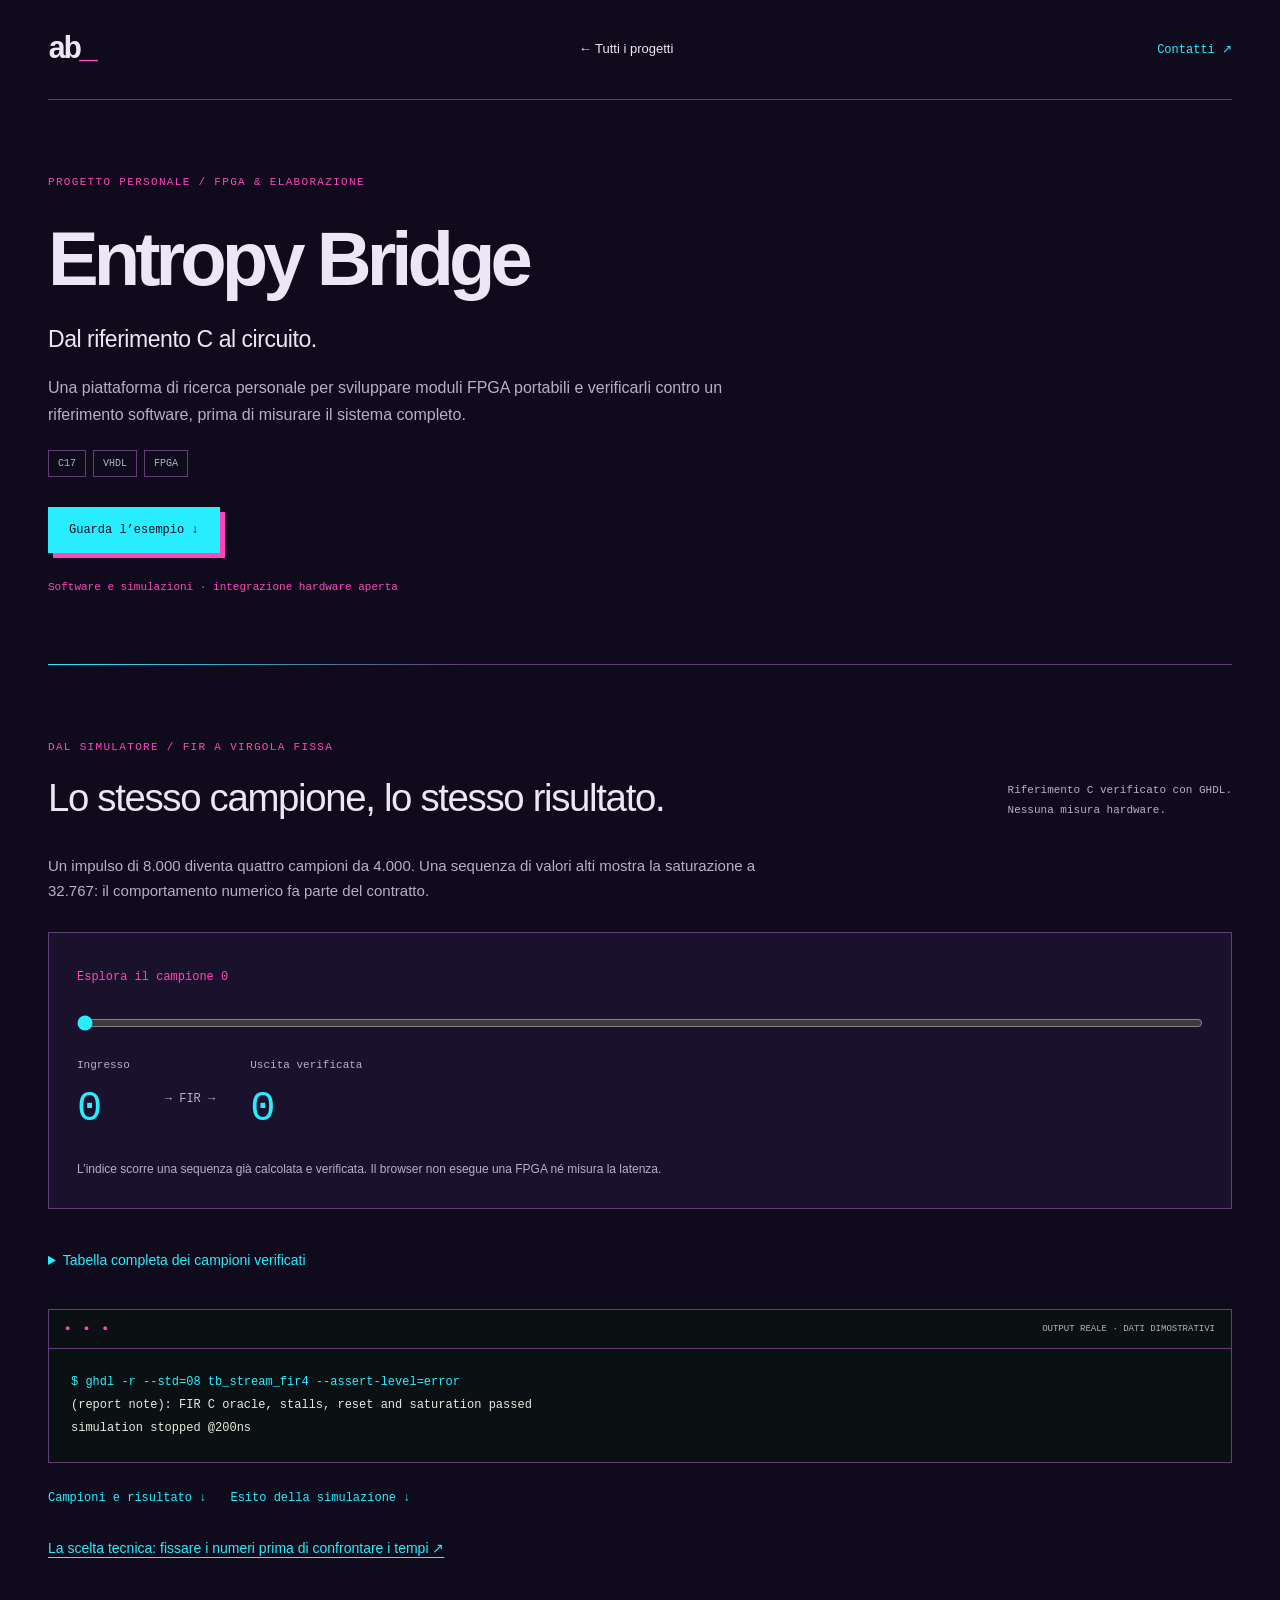
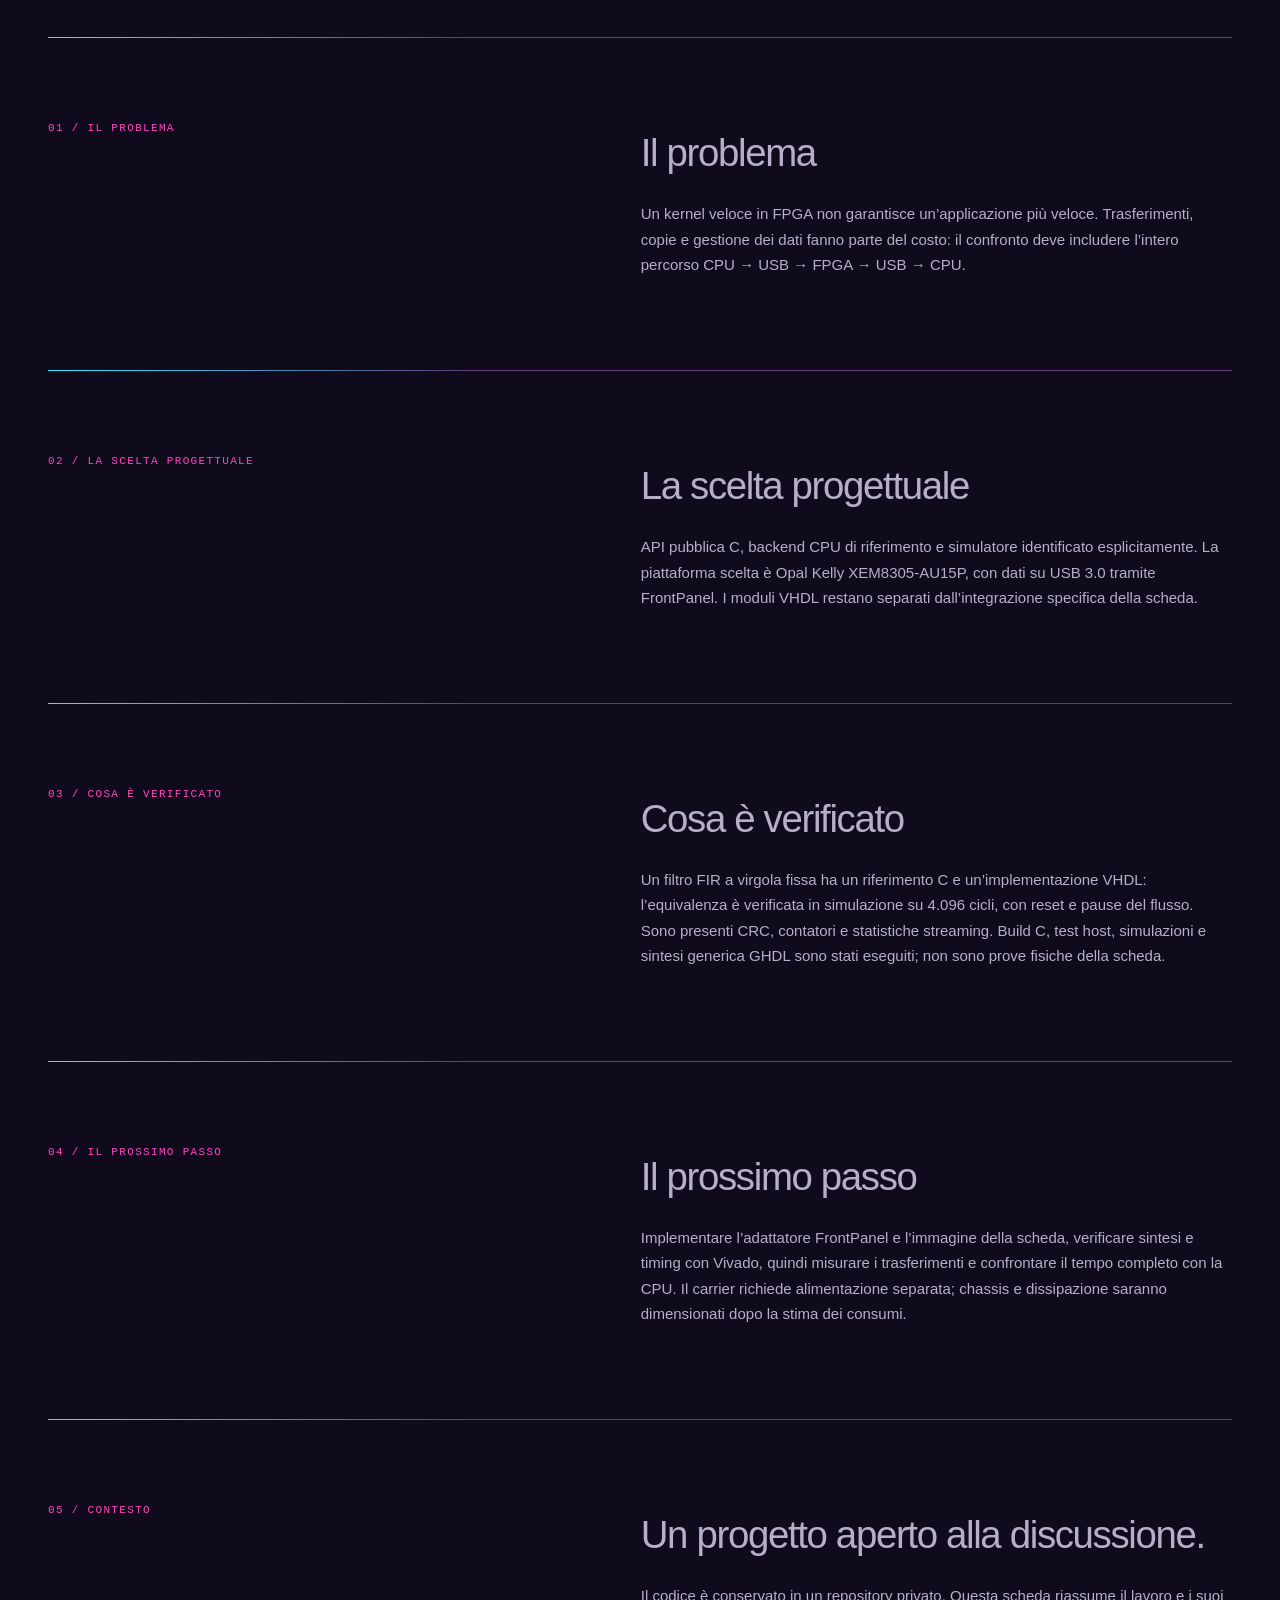
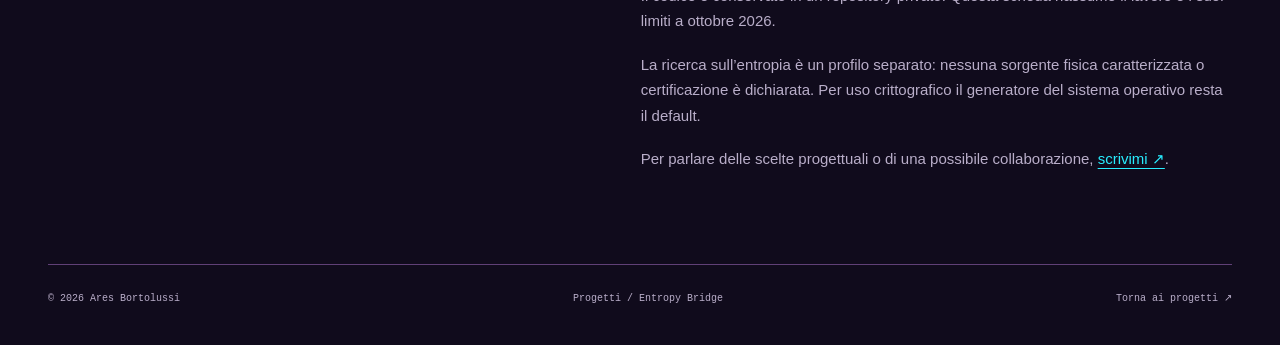
<file: progetti/entropy-bridge.html>
<!doctype html>
<html lang="it" data-theme="carbon"><head><meta charset="utf-8"><meta name="viewport" content="width=device-width,initial-scale=1"><title>Entropy Bridge · Ares Bortolussi</title><meta name="description" content="Una piattaforma di ricerca personale per sviluppare moduli FPGA portabili e verificarli contro un riferimento software, prima di misurare il sistema completo."><meta name="theme-color" content="#100b1c"><link rel="canonical" href="https://aresbortolussi.github.io/progetti/entropy-bridge.html"><link rel="stylesheet" href="../v3/style.css"></head>
<body><a class="skip" href="#main">Vai al contenuto</a><header class="shell header"><a href="../index.html" class="brand" aria-label="Ares Bortolussi, pagina iniziale">ab<span>_</span></a><nav aria-label="Principale"><a href="../index.html#progetti">← Tutti i progetti</a></nav><a class="contact" href="mailto:ares.bortolussi@gmail.com">Contatti ↗</a></header>
<main id="main"><section class="shell case-hero"><p class="eyebrow">PROGETTO PERSONALE / FPGA & ELABORAZIONE</p><h1>Entropy Bridge</h1><p class="role">Dal riferimento C al circuito.</p><p class="intro">Una piattaforma di ricerca personale per sviluppare moduli FPGA portabili e verificarli contro un riferimento software, prima di misurare il sistema completo.</p><ul class="tags"><li>C17</li><li>VHDL</li><li>FPGA</li></ul><div class="actions"><a class="button primary" href="#esempio">Guarda l’esempio ↓</a></div><p class="case-status">Software e simulazioni · integrazione hardware aperta</p></section>
<section class="shell section showcase" id="esempio"><div class="heading"><div><p class="eyebrow">DAL SIMULATORE / FIR A VIRGOLA FISSA</p><h2>Lo stesso campione, lo stesso risultato.</h2></div><span class="aside-note">Riferimento C verificato con GHDL.<br>Nessuna misura hardware.</span></div><p class="demo-intro">Un impulso di 8.000 diventa quattro campioni da 4.000. Una sequenza di valori alti mostra la saturazione a 32.767: il comportamento numerico fa parte del contratto.</p><div class="sample-explorer" hidden><label for="sample-index">Esplora il campione <output id="sample-index-label" for="sample-index">0</output></label><input id="sample-index" type="range" min="0" max="18" value="0" step="1"><div class="sample-values" aria-live="polite"><div><span>Ingresso</span><strong id="sample-input">0</strong></div><span aria-hidden="true">→ FIR →</span><div><span>Uscita verificata</span><strong id="sample-output">0</strong></div></div><p class="demo-caption">L’indice scorre una sequenza già calcolata e verificata. Il browser non esegue una FPGA né misura la latenza.</p></div><details class="output-details"><summary>Tabella completa dei campioni verificati</summary><div class="table-scroll" tabindex="0" role="region" aria-label="Campioni FIR dimostrativi"><table><caption>Stato iniziale nullo · valori interi signed a 16 bit</caption><thead><tr><th scope="col">Indice</th><th scope="col">Ingresso</th><th scope="col">Uscita C verificata dal VHDL</th></tr></thead><tbody><tr data-sample="0"><th scope="row">0</th><td>0</td><td>0</td></tr><tr data-sample="1"><th scope="row">1</th><td>0</td><td>0</td></tr><tr data-sample="2"><th scope="row">2</th><td>8000</td><td>4000</td></tr><tr data-sample="3"><th scope="row">3</th><td>0</td><td>4000</td></tr><tr data-sample="4"><th scope="row">4</th><td>0</td><td>4000</td></tr><tr data-sample="5"><th scope="row">5</th><td>0</td><td>4000</td></tr><tr data-sample="6"><th scope="row">6</th><td>0</td><td>0</td></tr><tr data-sample="7"><th scope="row">7</th><td>32767</td><td>16384</td></tr><tr data-sample="8"><th scope="row">8</th><td>32767</td><td>32767</td></tr><tr data-sample="9"><th scope="row">9</th><td>32767</td><td>32767</td></tr><tr data-sample="10"><th scope="row">10</th><td>32767</td><td>32767</td></tr><tr data-sample="11"><th scope="row">11</th><td>-32768</td><td>32767</td></tr><tr data-sample="12"><th scope="row">12</th><td>-32768</td><td>-1</td></tr><tr data-sample="13"><th scope="row">13</th><td>-32768</td><td>-32768</td></tr><tr data-sample="14"><th scope="row">14</th><td>-32768</td><td>-32768</td></tr><tr data-sample="15"><th scope="row">15</th><td>0</td><td>-32768</td></tr><tr data-sample="16"><th scope="row">16</th><td>0</td><td>-32768</td></tr><tr data-sample="17"><th scope="row">17</th><td>0</td><td>-16384</td></tr><tr data-sample="18"><th scope="row">18</th><td>0</td><td>0</td></tr></tbody></table></div></details><div class="terminal"><div class="terminal-bar"><span aria-hidden="true">● ● ●</span><span>OUTPUT REALE · DATI DIMOSTRATIVI</span></div><pre tabindex="0"><code><span class="prompt">$ ghdl -r --std=08 tb_stream_fir4 --assert-level=error</span>
(report note): FIR C oracle, stalls, reset and saturation passed
simulation stopped @200ns</code></pre></div><ul class="artifact-links"><li><a href="../assets/examples/fir-samples.json" download>Campioni e risultato ↓</a></li><li><a href="../assets/examples/fir-check.txt" download>Esito della simulazione ↓</a></li></ul><a class="text-link" href="../note/contratto-fir.html">La scelta tecnica: fissare i numeri prima di confrontare i tempi ↗</a><script type="application/json" id="fir-data">{"input": [0, 0, 8000, 0, 0, 0, 0, 32767, 32767, 32767, 32767, -32768, -32768, -32768, -32768, 0, 0, 0, 0], "output": [0, 0, 4000, 4000, 4000, 4000, 0, 16384, 32767, 32767, 32767, 32767, -1, -32768, -32768, -32768, -32768, -16384, 0]}</script><script src="../assets/examples/fir-explorer.js" defer></script></section>
<section class="shell section profile"><div class="section-label"><span>01 / IL PROBLEMA</span></div><div class="reading"><h2>Il problema</h2><p>Un kernel veloce in FPGA non garantisce un’applicazione più veloce. Trasferimenti, copie e gestione dei dati fanno parte del costo: il confronto deve includere l’intero percorso CPU → USB → FPGA → USB → CPU.</p></div></section><section class="shell section profile"><div class="section-label"><span>02 / LA SCELTA PROGETTUALE</span></div><div class="reading"><h2>La scelta progettuale</h2><p>API pubblica C, backend CPU di riferimento e simulatore identificato esplicitamente. La piattaforma scelta è Opal Kelly XEM8305-AU15P, con dati su USB 3.0 tramite FrontPanel. I moduli VHDL restano separati dall’integrazione specifica della scheda.</p></div></section><section class="shell section profile"><div class="section-label"><span>03 / COSA È VERIFICATO</span></div><div class="reading"><h2>Cosa è verificato</h2><p>Un filtro FIR a virgola fissa ha un riferimento C e un’implementazione VHDL: l’equivalenza è verificata in simulazione su 4.096 cicli, con reset e pause del flusso. Sono presenti CRC, contatori e statistiche streaming. Build C, test host, simulazioni e sintesi generica GHDL sono stati eseguiti; non sono prove fisiche della scheda.</p></div></section><section class="shell section profile"><div class="section-label"><span>04 / IL PROSSIMO PASSO</span></div><div class="reading"><h2>Il prossimo passo</h2><p>Implementare l’adattatore FrontPanel e l’immagine della scheda, verificare sintesi e timing con Vivado, quindi misurare i trasferimenti e confrontare il tempo completo con la CPU. Il carrier richiede alimentazione separata; chassis e dissipazione saranno dimensionati dopo la stima dei consumi.</p></div></section>
<section class="shell section profile"><div class="section-label"><span>05 / CONTESTO</span></div><div class="reading"><h2>Un progetto aperto alla discussione.</h2><p>Il codice è conservato in un repository privato. Questa scheda riassume il lavoro e i suoi limiti a ottobre 2026.</p><p>La ricerca sull’entropia è un profilo separato: nessuna sorgente fisica caratterizzata o certificazione è dichiarata. Per uso crittografico il generatore del sistema operativo resta il default.</p><p>Per parlare delle scelte progettuali o di una possibile collaborazione, <a class="text-link" href="mailto:ares.bortolussi@gmail.com">scrivimi ↗</a>.</p></div></section>
</main><footer class="shell footer"><span>© 2026 Ares Bortolussi</span><span>Progetti / Entropy Bridge</span><a href="../index.html#progetti">Torna ai progetti ↗</a></footer></body></html>
</file>
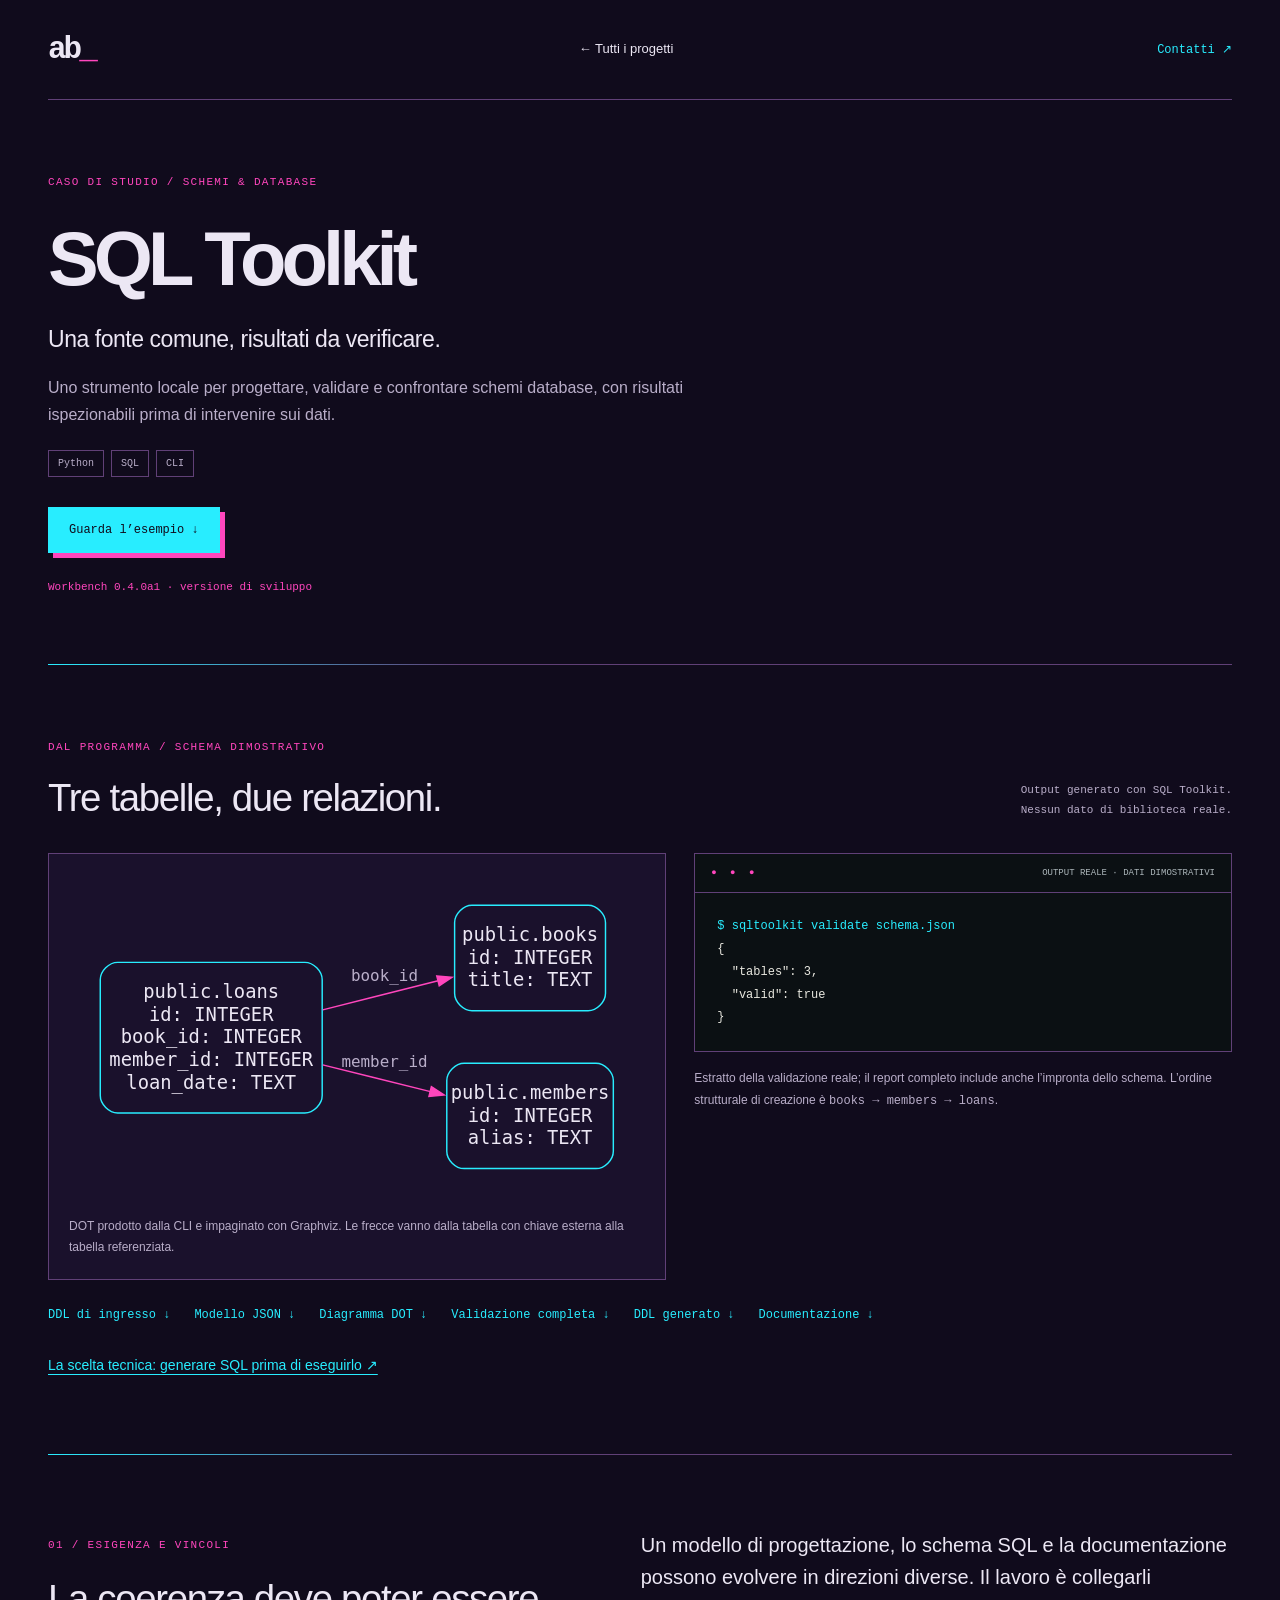
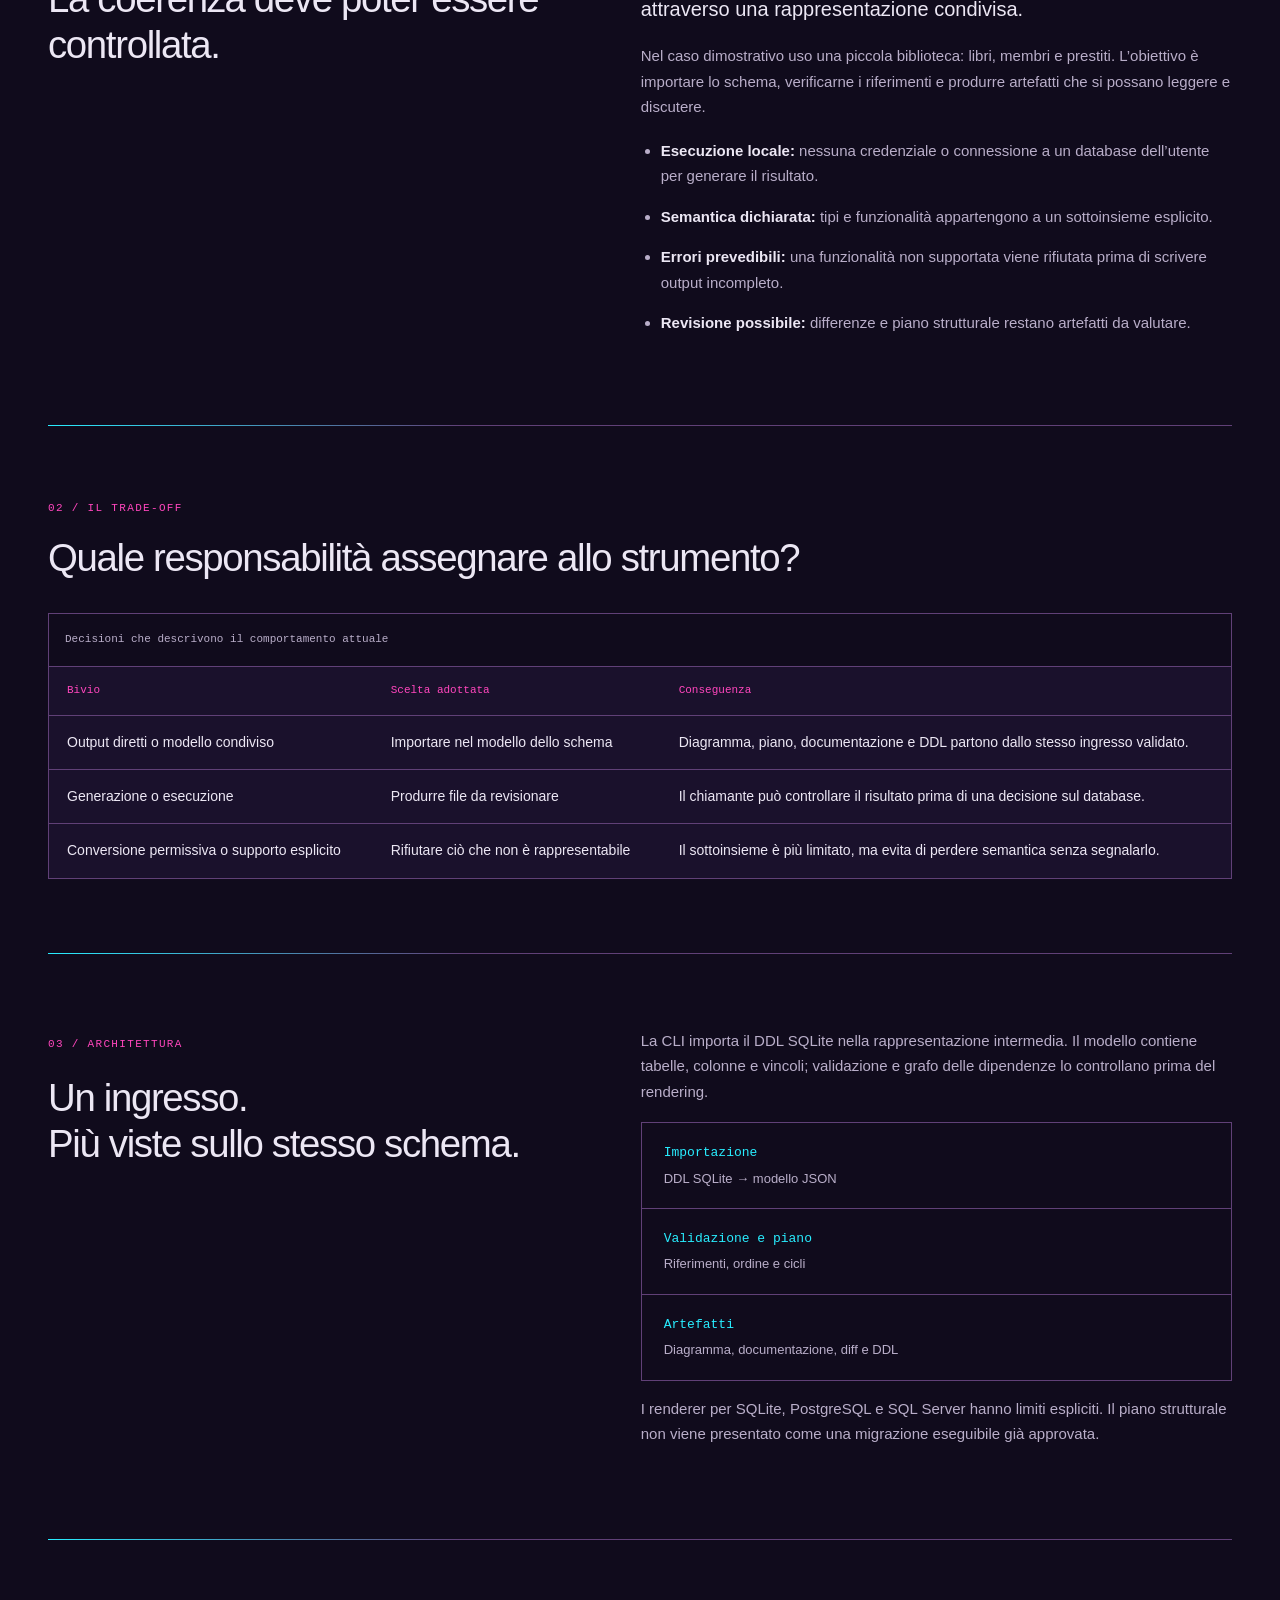
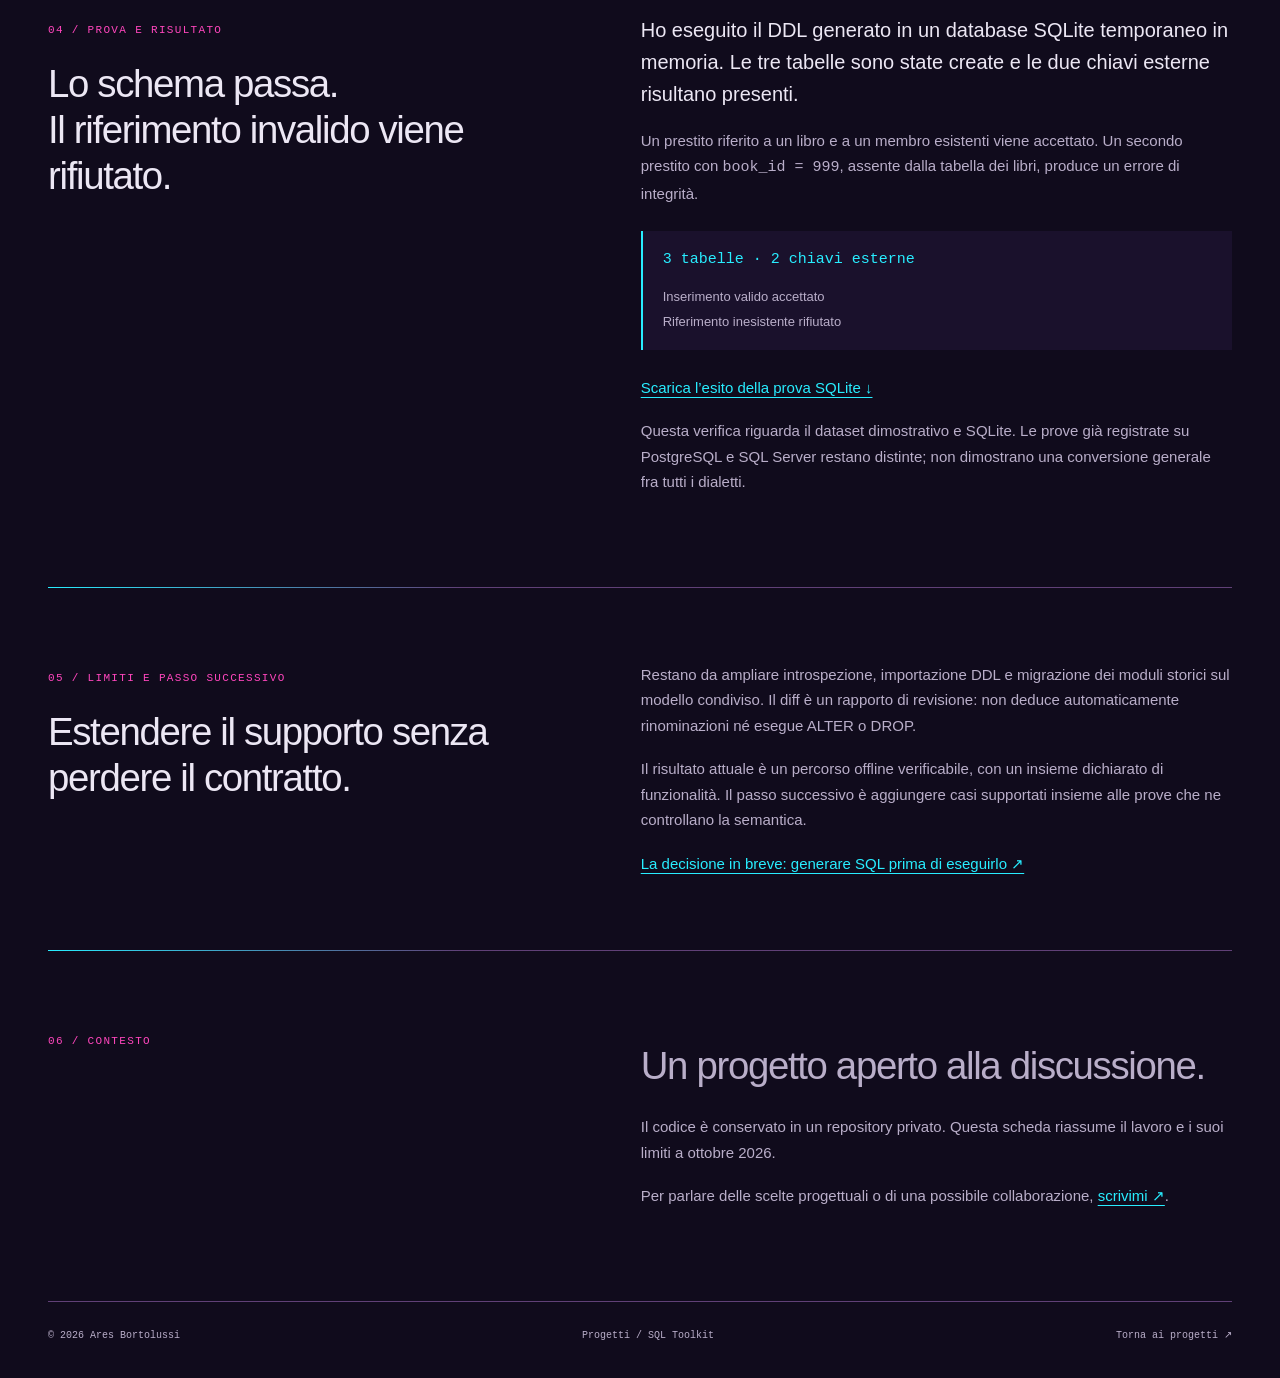
<file: progetti/sql-toolkit.html>
<!doctype html>
<html lang="it" data-theme="carbon"><head><meta charset="utf-8"><meta name="viewport" content="width=device-width,initial-scale=1"><title>SQL Toolkit · Ares Bortolussi</title><meta name="description" content="Uno strumento locale per progettare, validare e confrontare schemi database, con risultati ispezionabili prima di intervenire sui dati."><meta name="theme-color" content="#100b1c"><link rel="canonical" href="https://aresbortolussi.github.io/progetti/sql-toolkit.html"><link rel="stylesheet" href="../v3/style.css"></head>
<body><a class="skip" href="#main">Vai al contenuto</a><header class="shell header"><a href="../index.html" class="brand" aria-label="Ares Bortolussi, pagina iniziale">ab<span>_</span></a><nav aria-label="Principale"><a href="../index.html#progetti">← Tutti i progetti</a></nav><a class="contact" href="mailto:ares.bortolussi@gmail.com">Contatti ↗</a></header>
<main id="main"><section class="shell case-hero"><p class="eyebrow">CASO DI STUDIO / SCHEMI & DATABASE</p><h1>SQL Toolkit</h1><p class="role">Una fonte comune, risultati da verificare.</p><p class="intro">Uno strumento locale per progettare, validare e confrontare schemi database, con risultati ispezionabili prima di intervenire sui dati.</p><ul class="tags"><li>Python</li><li>SQL</li><li>CLI</li></ul><div class="actions"><a class="button primary" href="#esempio">Guarda l’esempio ↓</a></div><p class="case-status">Workbench 0.4.0a1 · versione di sviluppo</p></section>
<section class="shell section showcase" id="esempio"><div class="heading"><div><p class="eyebrow">DAL PROGRAMMA / SCHEMA DIMOSTRATIVO</p><h2>Tre tabelle, due relazioni.</h2></div><span class="aside-note">Output generato con SQL Toolkit.<br>Nessun dato di biblioteca reale.</span></div><div class="demo-grid"><figure class="diagram"><a href="../assets/examples/schema.svg" aria-label="Apri il diagramma completo"><img src="../assets/examples/schema.svg" alt="Schema ERD: loans contiene book_id e member_id, riferimenti alle tabelle books e members." width="398" height="225"></a><figcaption>DOT prodotto dalla CLI e impaginato con Graphviz. Le frecce vanno dalla tabella con chiave esterna alla tabella referenziata.</figcaption></figure><div><div class="terminal"><div class="terminal-bar"><span aria-hidden="true">● ● ●</span><span>OUTPUT REALE · DATI DIMOSTRATIVI</span></div><pre tabindex="0"><code><span class="prompt">$ sqltoolkit validate schema.json</span>
{
  &quot;tables&quot;: 3,
  &quot;valid&quot;: true
}</code></pre></div><p class="demo-caption">Estratto della validazione reale; il report completo include anche l’impronta dello schema. L’ordine strutturale di creazione è <code>books → members → loans</code>.</p></div></div><ul class="artifact-links"><li><a href="../assets/examples/library.sql" download>DDL di ingresso ↓</a></li><li><a href="../assets/examples/schema.json" download>Modello JSON ↓</a></li><li><a href="../assets/examples/schema.dot" download>Diagramma DOT ↓</a></li><li><a href="../assets/examples/validation.json" download>Validazione completa ↓</a></li><li><a href="../assets/examples/generated.sql" download>DDL generato ↓</a></li><li><a href="../assets/examples/schema.md" download>Documentazione ↓</a></li></ul><a class="text-link" href="../note/generare-sql.html">La scelta tecnica: generare SQL prima di eseguirlo ↗</a></section>
<section class="shell section profile" id="problema"><div class="section-label"><span>01 / ESIGENZA E VINCOLI</span><h2>La coerenza deve poter essere controllata.</h2></div><div class="reading"><p class="lead">Un modello di progettazione, lo schema SQL e la documentazione possono evolvere in direzioni diverse. Il lavoro è collegarli attraverso una rappresentazione condivisa.</p><p>Nel caso dimostrativo uso una piccola biblioteca: libri, membri e prestiti. L’obiettivo è importare lo schema, verificarne i riferimenti e produrre artefatti che si possano leggere e discutere.</p><ul class="case-constraints"><li><strong>Esecuzione locale:</strong> nessuna credenziale o connessione a un database dell’utente per generare il risultato.</li><li><strong>Semantica dichiarata:</strong> tipi e funzionalità appartengono a un sottoinsieme esplicito.</li><li><strong>Errori prevedibili:</strong> una funzionalità non supportata viene rifiutata prima di scrivere output incompleto.</li><li><strong>Revisione possibile:</strong> differenze e piano strutturale restano artefatti da valutare.</li></ul></div></section>
<section class="shell section" id="alternative"><div class="heading"><div><p class="eyebrow">02 / IL TRADE-OFF</p><h2>Quale responsabilità assegnare allo strumento?</h2></div></div><div class="table-scroll" tabindex="0" role="region" aria-label="Alternative e scelte di SQL Toolkit"><table class="tradeoff-table"><caption>Decisioni che descrivono il comportamento attuale</caption><thead><tr><th scope="col">Bivio</th><th scope="col">Scelta adottata</th><th scope="col">Conseguenza</th></tr></thead><tbody><tr><th scope="row">Output diretti o modello condiviso</th><td>Importare nel modello dello schema</td><td>Diagramma, piano, documentazione e DDL partono dallo stesso ingresso validato.</td></tr><tr><th scope="row">Generazione o esecuzione</th><td>Produrre file da revisionare</td><td>Il chiamante può controllare il risultato prima di una decisione sul database.</td></tr><tr><th scope="row">Conversione permissiva o supporto esplicito</th><td>Rifiutare ciò che non è rappresentabile</td><td>Il sottoinsieme è più limitato, ma evita di perdere semantica senza segnalarlo.</td></tr></tbody></table></div></section>
<section class="shell section profile" id="architettura"><div class="section-label"><span>03 / ARCHITETTURA</span><h2>Un ingresso.<br>Più viste sullo stesso schema.</h2></div><div class="reading"><p>La CLI importa il DDL SQLite nella rappresentazione intermedia. Il modello contiene tabelle, colonne e vincoli; validazione e grafo delle dipendenze lo controllano prima del rendering.</p><ol class="architecture-flow"><li><strong>Importazione</strong><span>DDL SQLite → modello JSON</span></li><li><strong>Validazione e piano</strong><span>Riferimenti, ordine e cicli</span></li><li><strong>Artefatti</strong><span>Diagramma, documentazione, diff e DDL</span></li></ol><p>I renderer per SQLite, PostgreSQL e SQL Server hanno limiti espliciti. Il piano strutturale non viene presentato come una migrazione eseguibile già approvata.</p></div></section>
<section class="shell section profile" id="verifica"><div class="section-label"><span>04 / PROVA E RISULTATO</span><h2>Lo schema passa.<br>Il riferimento invalido viene rifiutato.</h2></div><div class="reading"><p class="lead">Ho eseguito il DDL generato in un database SQLite temporaneo in memoria. Le tre tabelle sono state create e le due chiavi esterne risultano presenti.</p><p>Un prestito riferito a un libro e a un membro esistenti viene accettato. Un secondo prestito con <code>book_id = 999</code>, assente dalla tabella dei libri, produce un errore di integrità.</p><div class="proof-result"><strong>3 tabelle · 2 chiavi esterne</strong><span>Inserimento valido accettato</span><span>Riferimento inesistente rifiutato</span></div><p><a class="text-link" href="../assets/examples/sqlite-verification.json" download>Scarica l’esito della prova SQLite ↓</a></p><p>Questa verifica riguarda il dataset dimostrativo e SQLite. Le prove già registrate su PostgreSQL e SQL Server restano distinte; non dimostrano una conversione generale fra tutti i dialetti.</p></div></section>
<section class="shell section profile"><div class="section-label"><span>05 / LIMITI E PASSO SUCCESSIVO</span><h2>Estendere il supporto senza perdere il contratto.</h2></div><div class="reading"><p>Restano da ampliare introspezione, importazione DDL e migrazione dei moduli storici sul modello condiviso. Il diff è un rapporto di revisione: non deduce automaticamente rinominazioni né esegue ALTER o DROP.</p><p>Il risultato attuale è un percorso offline verificabile, con un insieme dichiarato di funzionalità. Il passo successivo è aggiungere casi supportati insieme alle prove che ne controllano la semantica.</p><a class="text-link" href="../note/generare-sql.html">La decisione in breve: generare SQL prima di eseguirlo ↗</a></div></section>
<section class="shell section profile"><div class="section-label"><span>06 / CONTESTO</span></div><div class="reading"><h2>Un progetto aperto alla discussione.</h2><p>Il codice è conservato in un repository privato. Questa scheda riassume il lavoro e i suoi limiti a ottobre 2026.</p><p>Per parlare delle scelte progettuali o di una possibile collaborazione, <a class="text-link" href="mailto:ares.bortolussi@gmail.com">scrivimi ↗</a>.</p></div></section>
</main><footer class="shell footer"><span>© 2026 Ares Bortolussi</span><span>Progetti / SQL Toolkit</span><a href="../index.html#progetti">Torna ai progetti ↗</a></footer></body></html>
</file>
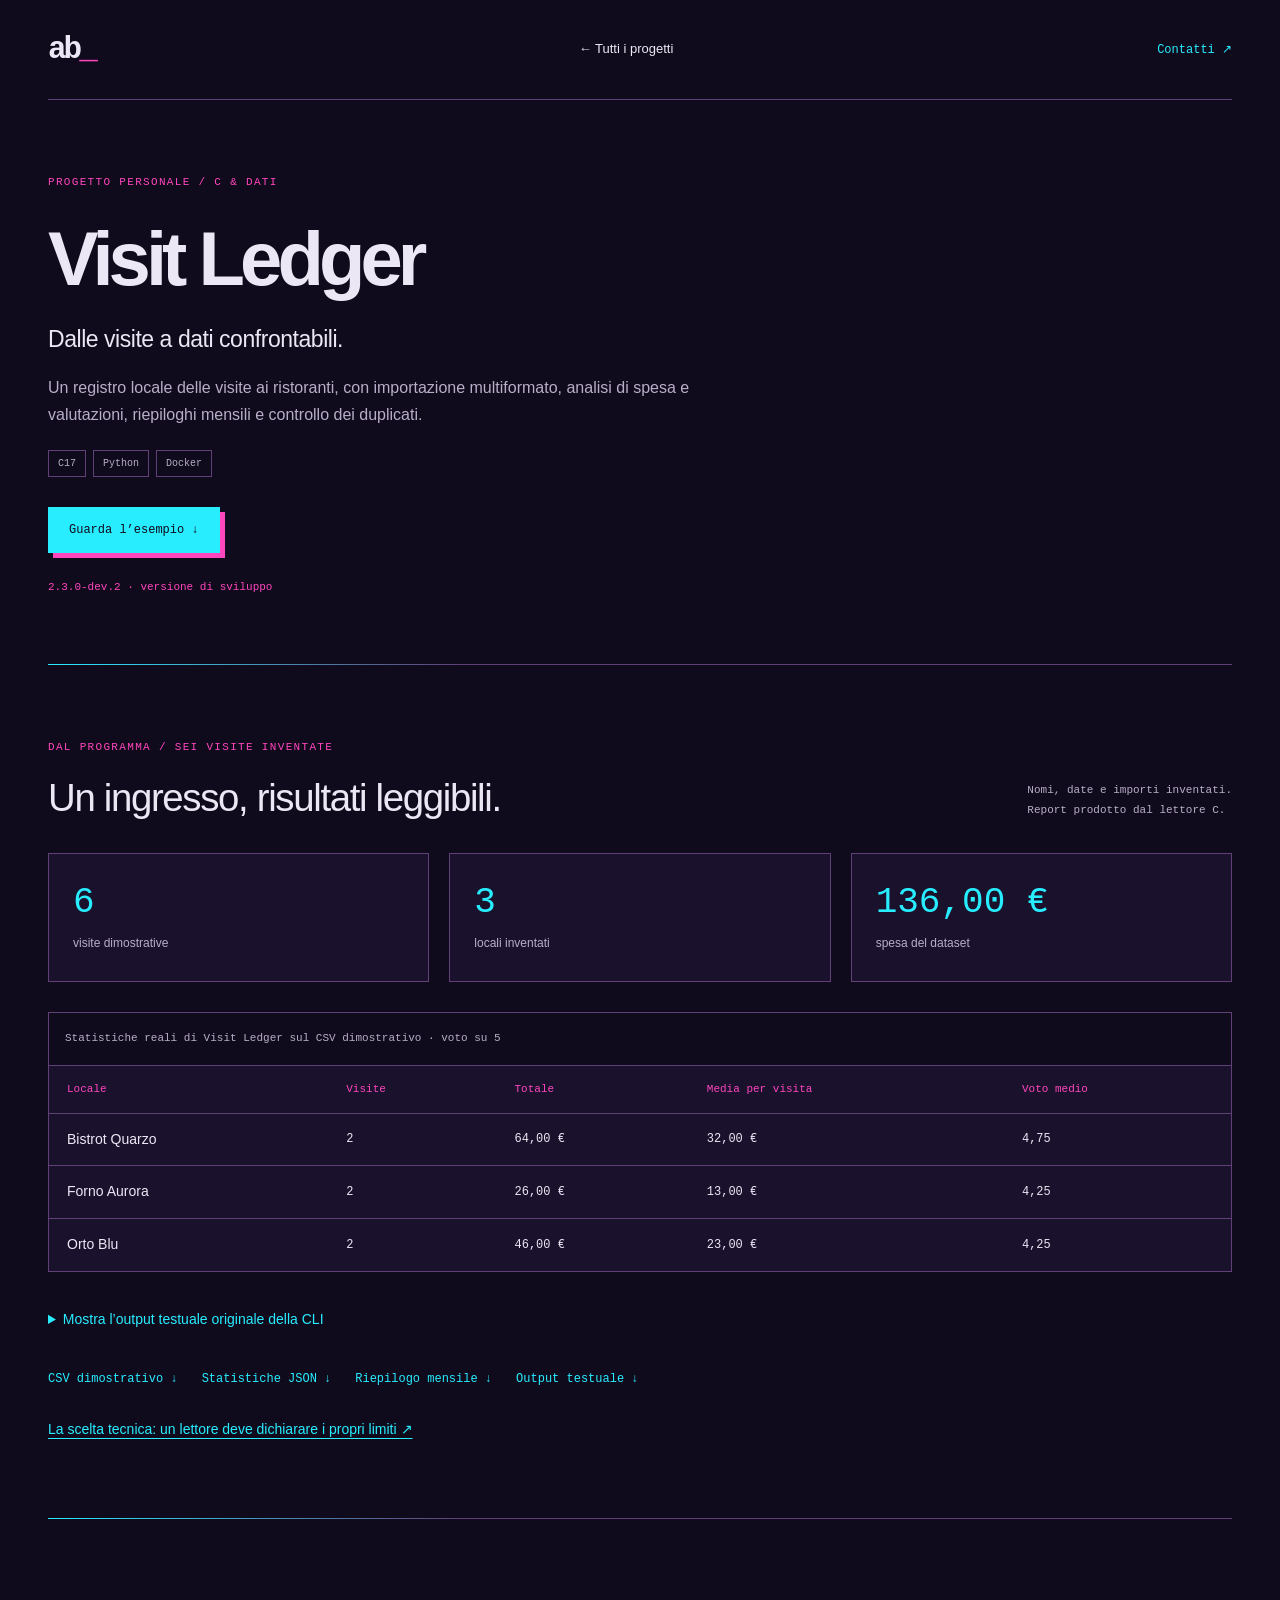
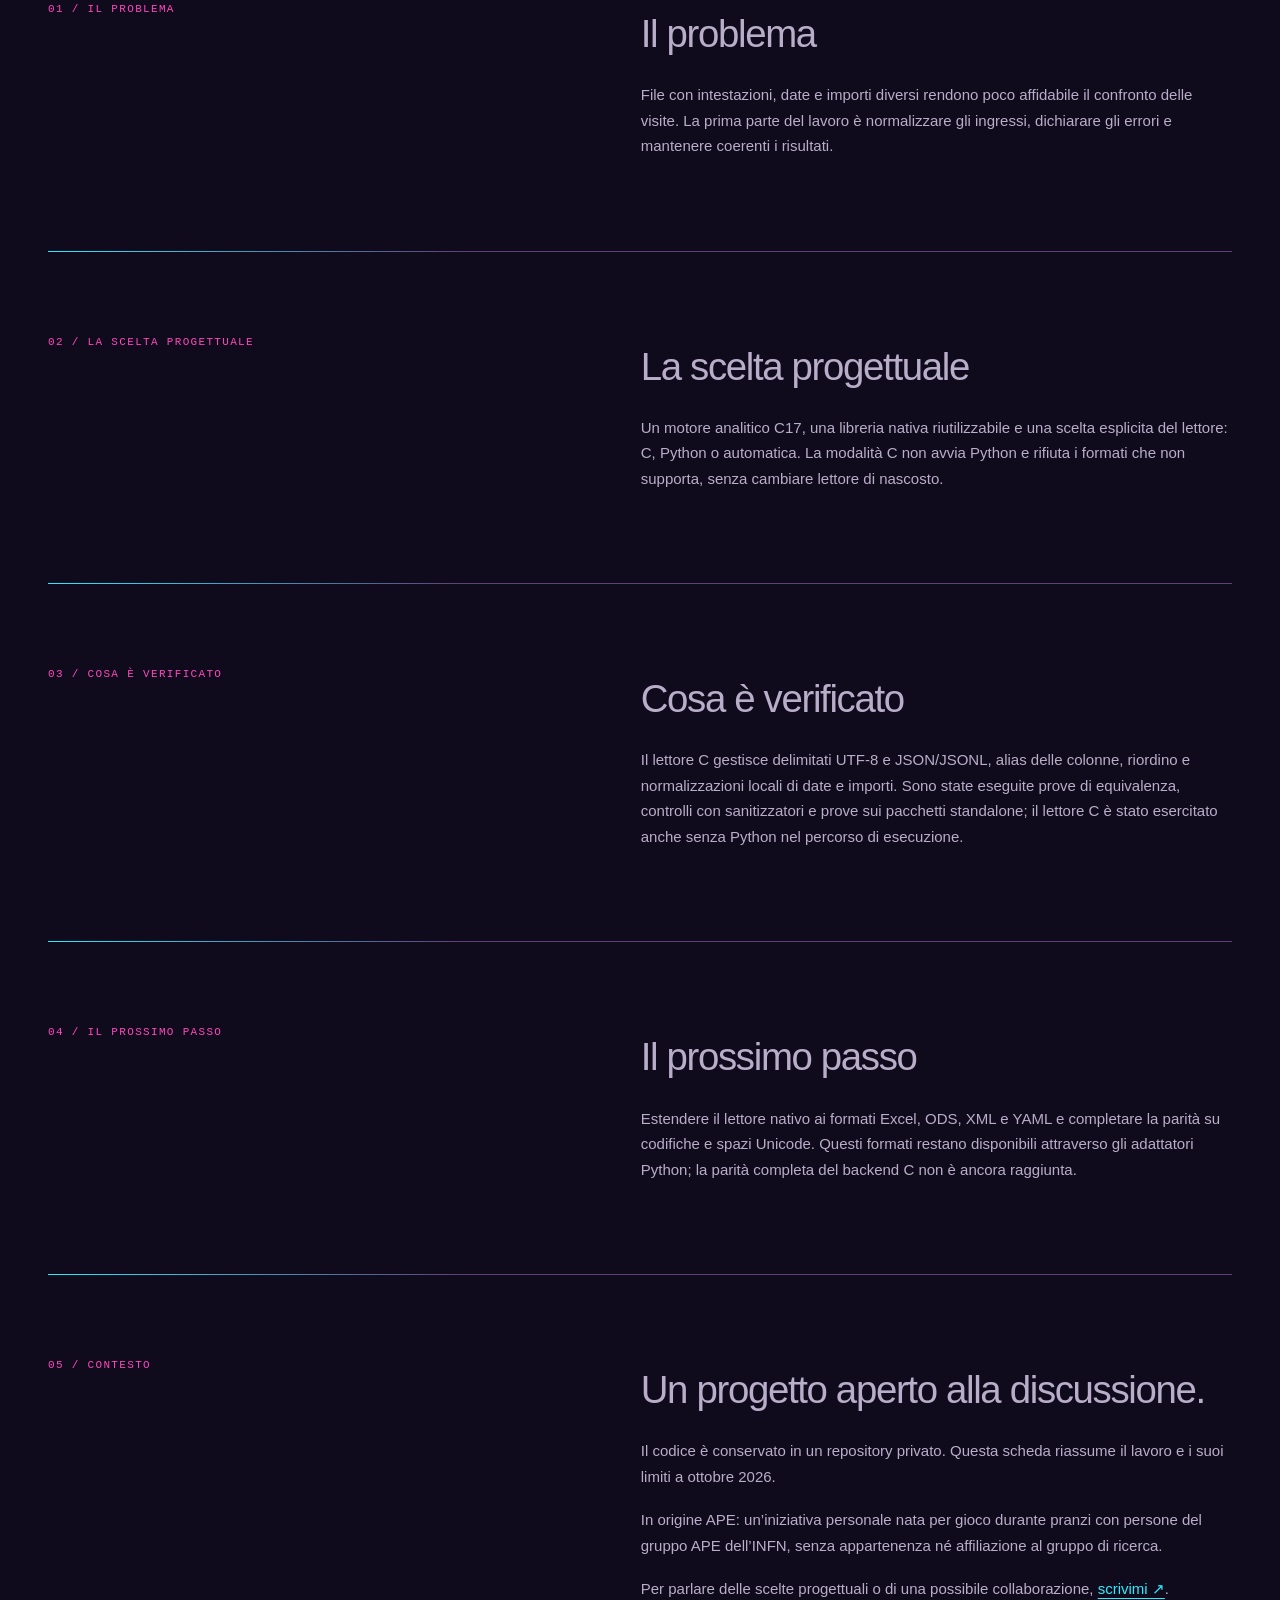
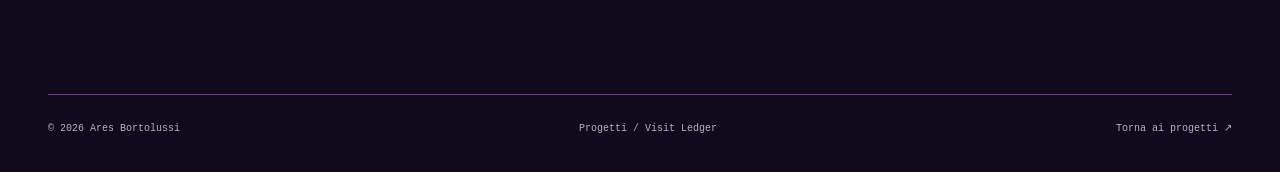
<file: progetti/visit-ledger.html>
<!doctype html>
<html lang="it" data-theme="carbon"><head><meta charset="utf-8"><meta name="viewport" content="width=device-width,initial-scale=1"><title>Visit Ledger · Ares Bortolussi</title><meta name="description" content="Un registro locale delle visite ai ristoranti, con importazione multiformato, analisi di spesa e valutazioni, riepiloghi mensili e controllo dei duplicati."><meta name="theme-color" content="#100b1c"><link rel="canonical" href="https://aresbortolussi.github.io/progetti/visit-ledger.html"><link rel="stylesheet" href="../v3/style.css"></head>
<body><a class="skip" href="#main">Vai al contenuto</a><header class="shell header"><a href="../index.html" class="brand" aria-label="Ares Bortolussi, pagina iniziale">ab<span>_</span></a><nav aria-label="Principale"><a href="../index.html#progetti">← Tutti i progetti</a></nav><a class="contact" href="mailto:ares.bortolussi@gmail.com">Contatti ↗</a></header>
<main id="main"><section class="shell case-hero"><p class="eyebrow">PROGETTO PERSONALE / C & DATI</p><h1>Visit Ledger</h1><p class="role">Dalle visite a dati confrontabili.</p><p class="intro">Un registro locale delle visite ai ristoranti, con importazione multiformato, analisi di spesa e valutazioni, riepiloghi mensili e controllo dei duplicati.</p><ul class="tags"><li>C17</li><li>Python</li><li>Docker</li></ul><div class="actions"><a class="button primary" href="#esempio">Guarda l’esempio ↓</a></div><p class="case-status">2.3.0-dev.2 · versione di sviluppo</p></section>
<section class="shell section showcase" id="esempio"><div class="heading"><div><p class="eyebrow">DAL PROGRAMMA / SEI VISITE INVENTATE</p><h2>Un ingresso, risultati leggibili.</h2></div><span class="aside-note">Nomi, date e importi inventati.<br>Report prodotto dal lettore C.</span></div><div class="metric-strip"><div><strong>6</strong><span>visite dimostrative</span></div><div><strong>3</strong><span>locali inventati</span></div><div><strong>136,00 €</strong><span>spesa del dataset</span></div></div><div class="table-scroll" tabindex="0" role="region" aria-label="Statistiche dimostrative per locale"><table><caption>Statistiche reali di Visit Ledger sul CSV dimostrativo · voto su 5</caption><thead><tr><th scope="col">Locale</th><th scope="col">Visite</th><th scope="col">Totale</th><th scope="col">Media per visita</th><th scope="col">Voto medio</th></tr></thead><tbody><tr><th scope="row">Bistrot Quarzo</th><td>2</td><td>64,00 €</td><td>32,00 €</td><td>4,75</td></tr><tr><th scope="row">Forno Aurora</th><td>2</td><td>26,00 €</td><td>13,00 €</td><td>4,25</td></tr><tr><th scope="row">Orto Blu</th><td>2</td><td>46,00 €</td><td>23,00 €</td><td>4,25</td></tr></tbody></table></div><details class="output-details"><summary>Mostra l’output testuale originale della CLI</summary><div class="terminal"><div class="terminal-bar"><span aria-hidden="true">● ● ●</span><span>OUTPUT REALE · DATI DIMOSTRATIVI</span></div><pre tabindex="0"><code><span class="prompt">$ ape stats --input visits.csv --reader c</span>
Bistrot Quarzo | visits=2 | spent=EUR 64.00 | mean cost=EUR 32.00 | vote=4.750 | median=4.750 | sd=0.250 | range=4.50–5.00
Forno Aurora | visits=2 | spent=EUR 26.00 | mean cost=EUR 13.00 | vote=4.250 | median=4.250 | sd=0.250 | range=4.00–4.50
Orto Blu | visits=2 | spent=EUR 46.00 | mean cost=EUR 23.00 | vote=4.250 | median=4.250 | sd=0.250 | range=4.00–4.50</code></pre></div></details><ul class="artifact-links"><li><a href="../assets/examples/visits.csv" download>CSV dimostrativo ↓</a></li><li><a href="../assets/examples/visits-stats.json" download>Statistiche JSON ↓</a></li><li><a href="../assets/examples/visits-timeline.json" download>Riepilogo mensile ↓</a></li><li><a href="../assets/examples/visits-stats.txt" download>Output testuale ↓</a></li></ul><a class="text-link" href="../note/lettori-espliciti.html">La scelta tecnica: un lettore deve dichiarare i propri limiti ↗</a></section>
<section class="shell section profile"><div class="section-label"><span>01 / IL PROBLEMA</span></div><div class="reading"><h2>Il problema</h2><p>File con intestazioni, date e importi diversi rendono poco affidabile il confronto delle visite. La prima parte del lavoro è normalizzare gli ingressi, dichiarare gli errori e mantenere coerenti i risultati.</p></div></section><section class="shell section profile"><div class="section-label"><span>02 / LA SCELTA PROGETTUALE</span></div><div class="reading"><h2>La scelta progettuale</h2><p>Un motore analitico C17, una libreria nativa riutilizzabile e una scelta esplicita del lettore: C, Python o automatica. La modalità C non avvia Python e rifiuta i formati che non supporta, senza cambiare lettore di nascosto.</p></div></section><section class="shell section profile"><div class="section-label"><span>03 / COSA È VERIFICATO</span></div><div class="reading"><h2>Cosa è verificato</h2><p>Il lettore C gestisce delimitati UTF-8 e JSON/JSONL, alias delle colonne, riordino e normalizzazioni locali di date e importi. Sono state eseguite prove di equivalenza, controlli con sanitizzatori e prove sui pacchetti standalone; il lettore C è stato esercitato anche senza Python nel percorso di esecuzione.</p></div></section><section class="shell section profile"><div class="section-label"><span>04 / IL PROSSIMO PASSO</span></div><div class="reading"><h2>Il prossimo passo</h2><p>Estendere il lettore nativo ai formati Excel, ODS, XML e YAML e completare la parità su codifiche e spazi Unicode. Questi formati restano disponibili attraverso gli adattatori Python; la parità completa del backend C non è ancora raggiunta.</p></div></section>
<section class="shell section profile"><div class="section-label"><span>05 / CONTESTO</span></div><div class="reading"><h2>Un progetto aperto alla discussione.</h2><p>Il codice è conservato in un repository privato. Questa scheda riassume il lavoro e i suoi limiti a ottobre 2026.</p><p>In origine APE: un’iniziativa personale nata per gioco durante pranzi con persone del gruppo APE dell’INFN, senza appartenenza né affiliazione al gruppo di ricerca.</p><p>Per parlare delle scelte progettuali o di una possibile collaborazione, <a class="text-link" href="mailto:ares.bortolussi@gmail.com">scrivimi ↗</a>.</p></div></section>
</main><footer class="shell footer"><span>© 2026 Ares Bortolussi</span><span>Progetti / Visit Ledger</span><a href="../index.html#progetti">Torna ai progetti ↗</a></footer></body></html>
</file>
<file: v3/style.css>
@charset "UTF-8";
:root{color-scheme:dark;--bg:#0b1013;--panel:#111a20;--text:#e9e8e0;--muted:#adb7bb;--line:#344048;--accent:#ffbf69;--secondary:#70c6cb;--glow:#ffbf6912;--mono:ui-monospace,SFMono-Regular,Consolas,"Liberation Mono",monospace;--sans:Inter,"Segoe UI",Arial,sans-serif}
:root[data-theme=neuro]{--bg:#080e13;--panel:#101c24;--text:#e5e9e2;--muted:#abb9ac;--line:#2a5962;--accent:#a1ff32;--secondary:#24edff;--glow:#a1ff3324}
:root[data-theme=carbon]{--bg:#100b1c;--panel:#1a112c;--text:#ece7f4;--muted:#b9aec9;--line:#604077;--accent:#28edff;--secondary:#ff46bd;--glow:#28edff24}
*{box-sizing:border-box}html{scroll-behavior:smooth;scroll-padding-top:24px}body{margin:0;background:var(--bg);color:var(--text);font:17px/1.7 var(--sans)}a{color:inherit;text-decoration:none}a:hover{color:var(--accent)}button{font:inherit;cursor:pointer}a:focus-visible,button:focus-visible{outline:2px solid var(--accent);outline-offset:6px}.shell{width:min(1192px,calc(100% - 96px));margin:auto}.skip{position:absolute;left:20px;top:-100px;background:var(--accent);color:var(--bg);padding:10px;z-index:10}.skip:focus{top:10px}.preview{display:flex;align-items:center;justify-content:center;gap:25px;flex-wrap:wrap;padding:12px 24px;background:var(--panel);border-bottom:1px solid var(--line);font:10px/1.5 var(--mono);letter-spacing:.08em}.preview>a{text-decoration:underline}.themes{display:flex;gap:5px;flex-wrap:wrap}.themes button{background:transparent;border:1px solid var(--line);color:var(--muted);font:11px var(--mono);padding:9px 12px}.themes button[aria-pressed=true]{background:var(--accent);border-color:var(--accent);color:var(--bg)}.header{display:flex;justify-content:space-between;align-items:center;height:100px;border-bottom:1px solid var(--line)}.brand{font:bold 31px var(--mono);letter-spacing:-3px}.brand span{color:var(--accent)}nav{display:flex;gap:28px;font-size:13px}.contact{color:var(--accent);font:12px var(--mono)}.hero{padding-top:92px;padding-bottom:100px;display:grid;grid-template-columns:1.35fr .8fr;gap:90px;align-items:center}.eyebrow,.section-label>span{font:11px/1.6 var(--mono);letter-spacing:.12em;color:var(--secondary);text-transform:uppercase}.dot{display:inline-block;width:6px;height:6px;background:var(--accent);margin-right:9px;box-shadow:0 0 14px var(--accent)}h1{font-size:clamp(58px,6.5vw,90px);line-height:1.04;letter-spacing:-.065em;margin:27px 0 25px;font-weight:600}h1>span{color:var(--accent)}h1>i{font-style:normal;color:var(--secondary);font-weight:300}.role{font-size:23px;line-height:1.45;letter-spacing:-.02em}.intro{max-width:510px;color:var(--muted);font-size:16px}.actions{display:flex;gap:12px;flex-wrap:wrap;margin-top:30px}.button{display:inline-flex;gap:30px;align-items:center;justify-content:space-between;padding:13px 20px;border:1px solid var(--line);background:transparent;color:var(--text);font:12px/1.5 var(--mono)}.primary{background:var(--accent);color:var(--bg);border-color:var(--accent)}.primary:hover{color:var(--bg);filter:brightness(1.1)}.profile-panel{border:1px solid var(--line);background:linear-gradient(140deg,var(--glow),transparent 65%),var(--panel);padding:22px}.panel-top{display:flex;justify-content:space-between;font:10px var(--mono);letter-spacing:.1em;color:var(--muted)}.profile-mark{height:190px;display:grid;place-items:center;position:relative;border-bottom:1px solid var(--line);margin:15px 0 20px;background:repeating-linear-gradient(0deg,transparent,transparent 23px,var(--glow) 24px),repeating-linear-gradient(90deg,transparent,transparent 23px,var(--glow) 24px)}.monogram{font:600 68px var(--mono);letter-spacing:-7px;color:var(--accent);border:1px solid var(--line);padding:7px 24px;background:var(--bg)}.monogram span{display:block;font:8px var(--mono);letter-spacing:.16em;text-align:center;color:var(--muted);padding-bottom:8px}.cross{position:absolute;color:var(--secondary);font:20px var(--mono)}.one{left:0;top:0}.two{right:0;bottom:0}dl{margin:0}dl>div{display:grid;grid-template-columns:90px 1fr;border-bottom:1px solid var(--line);padding:11px 0;font-size:12px}dt{color:var(--muted);font-family:var(--mono);font-size:10px}dd{margin:0}.panel-bottom{font:8px/1.7 var(--mono);color:var(--muted);letter-spacing:.06em;margin:20px 0 0}.section{padding:74px 0;border-top:1px solid var(--line)}h2{font-size:clamp(28px,3vw,39px);line-height:1.2;letter-spacing:-.035em;font-weight:500;margin:18px 0 25px}h3{font-size:23px;line-height:1.3;letter-spacing:-.025em;font-weight:500;margin:0 0 14px}p{margin:0 0 18px}.profile{display:grid;grid-template-columns:1fr 1.2fr;gap:100px}.reading{max-width:610px;color:var(--muted);font-size:15px}.reading .lead{font-size:20px;line-height:1.6;color:var(--text)}.heading{display:flex;justify-content:space-between;align-items:end;gap:40px;margin-bottom:32px}.heading h2{margin-bottom:0}.aside-note{font:11px/1.8 var(--mono);color:var(--muted);max-width:265px}.timeline article{display:grid;grid-template-columns:250px 1fr;gap:40px;padding:35px 0;border-top:1px solid var(--line)}.timeline article:last-child{padding-bottom:0}.period{font:11px/1.6 var(--mono);color:var(--accent)}.period span{display:block;color:var(--muted);font-size:9px;margin-top:8px}.timeline article>div:last-child{max-width:690px}.timeline p{color:var(--muted);font-size:15px}.tags{display:flex;flex-wrap:wrap;gap:7px;padding:0;margin:22px 0 0;list-style:none}.tags li{font:10px/1.5 var(--mono);border:1px solid var(--line);padding:5px 9px;color:var(--muted)}.projects{display:grid;grid-template-columns:1fr 1fr;gap:20px}.project{display:flex;flex-direction:column;min-width:0;border:1px solid var(--line);background:var(--panel)}.project-number{padding:17px 25px;border-bottom:1px solid var(--line);font:10px/1.5 var(--mono);letter-spacing:.1em;color:var(--secondary)}.project-main{padding:28px;flex:1}.status{font:9px/1.6 var(--mono);color:var(--accent);letter-spacing:.05em;margin-bottom:18px}.project h3{font-size:29px}.project p:not(.status){font-size:15px;color:var(--muted)}.project .project-detail{font-size:13px!important}.project-end{display:flex;justify-content:space-between;border-top:1px solid var(--line);padding:16px 28px;font:10px/1.6 var(--mono);color:var(--muted)}.project-end span{color:var(--accent)}.wide{grid-column:1/-1;display:grid;grid-template-columns:220px 1fr}.wide .project-number{border-bottom:0;border-right:1px solid var(--line);padding-top:30px}.wide .project-main{padding:30px 38px}.wide .project-end{grid-column:1/-1}.wide h3{font-size:34px}.wide p{max-width:720px}.skills{display:grid;grid-template-columns:repeat(3,1fr);gap:35px;margin-top:40px}.skills article{border-top:1px solid var(--line);padding-top:20px}.skills article>span{font:11px var(--mono);color:var(--accent)}.skills h3{font-size:20px;margin-top:17px}.skills p{font-size:14px;color:var(--muted)}.skills .tools{font:11px/1.9 var(--mono);color:var(--secondary)}.closing h2{font-size:clamp(32px,4vw,51px)}.closing>p:not(.eyebrow){color:var(--muted)}.email{font-size:clamp(17px,3vw,31px);color:var(--accent);overflow-wrap:anywhere}.email span{margin-left:15px}.footer{display:flex;justify-content:space-between;gap:20px;flex-wrap:wrap;border-top:1px solid var(--line);padding:25px 0 35px;font:10px/1.7 var(--mono);color:var(--muted)}
@media(min-width:1500px){.hero{min-height:700px}}@media(max-width:1000px){.shell{width:calc(100% - 56px)}.hero{gap:40px}.profile{gap:40px}.timeline article{grid-template-columns:180px 1fr}.wide{grid-template-columns:170px 1fr}.preview{gap:10px}.skills{gap:20px}}@media(max-width:760px){.shell{width:calc(100% - 36px)}.preview{justify-content:flex-start;padding:12px 18px}.preview>span{width:100%}.themes button{padding:9px;font-size:10px}.header{height:auto;min-height:90px;flex-wrap:wrap;padding:18px 0;gap:14px}.header nav{order:3;width:100%;gap:24px;font-size:12px;overflow:auto;padding:8px 0}.hero{grid-template-columns:1fr;padding:45px 0 55px;gap:35px}h1{font-size:clamp(52px,12vw,80px)}.role{font-size:21px}.profile-panel{max-width:none}.profile-mark{height:140px}.section{padding:45px 0}.profile{grid-template-columns:1fr;gap:10px}.heading{align-items:start;flex-direction:column;gap:12px}.timeline article{grid-template-columns:1fr;gap:18px;padding:28px 0}.period span{display:inline;margin-left:12px}.projects{grid-template-columns:1fr}.wide{display:flex}.wide .project-number{border-right:0;border-bottom:1px solid var(--line);padding:17px 25px}.wide .project-main{padding:28px}.wide h3{font-size:28px}.skills{grid-template-columns:1fr;gap:25px}.reading .lead{font-size:18px}.footer{flex-direction:column;gap:8px}}@media(prefers-reduced-motion:reduce){html{scroll-behavior:auto}}@media print{:root{color-scheme:light;--bg:white;--panel:white;--text:#111;--muted:#333;--line:#ccc;--accent:#111;--secondary:#333;--glow:transparent}.preview,.header,.actions,.profile-mark,.footer,.skip{display:none}.shell{width:100%}.hero{display:block;padding:0 0 20px}.hero-copy h1{font-size:42px}.profile-panel{padding:10px;margin-top:20px}.profile{gap:30px}.section{padding:25px 0}.projects{display:block}.project{margin-bottom:20px;break-inside:avoid}.wide{display:block}.skills{gap:15px}h2{font-size:25px}.profile-panel,.timeline article{break-inside:avoid}a{color:#111}.closing h2{font-size:30px}}

/* Saturated signal accents; body text retains a neutral reading surface. */
:root:not([data-theme=blade]) h1>span{text-shadow:0 0 34px var(--glow)}
:root:not([data-theme=blade]) .profile-panel{border-top:3px solid var(--accent);box-shadow:18px 18px 0 -17px var(--secondary),0 0 55px var(--glow)}
:root:not([data-theme=blade]) .project-number{border-left:3px solid var(--secondary)}
:root:not([data-theme=blade]) .brand span{color:var(--secondary)}
:root:not([data-theme=blade]) .primary{box-shadow:5px 5px 0 var(--secondary)}
:root:not([data-theme=blade]) .section-label>span,:root:not([data-theme=blade]) .eyebrow{color:var(--secondary)}
:root:not([data-theme=blade]) .monogram{border-color:var(--accent);box-shadow:0 0 25px var(--glow)}
:root:not([data-theme=blade]) .section{border-image:linear-gradient(90deg,var(--accent),var(--line) 35%,var(--line)) 1}

/* Project notes reuse the homepage palette and reading layout. */
.case-hero{padding-top:74px;padding-bottom:66px}.case-hero h1{font-size:clamp(42px,7vw,76px);overflow-wrap:anywhere}.case-hero .intro{max-width:700px}.case-status{font:11px/1.8 var(--mono);color:var(--secondary);margin:25px 0 0}.text-link{text-decoration:underline;text-underline-offset:4px}a.project-end:hover{color:var(--accent);background:var(--glow)}
@media(max-width:760px){.case-hero{padding-top:45px;padding-bottom:45px}}
@media print{.case-hero{padding:0 0 20px}.case-hero h1{font-size:36px}}

/* Executed examples and short engineering notes. */
.section-intro{max-width:720px;color:var(--muted);font-size:15px;margin-bottom:28px}.group-title{margin:48px 0 24px;font-size:22px}.demo-grid{display:grid;grid-template-columns:1.15fr 1fr;gap:28px;align-items:start}.diagram{margin:0;border:1px solid var(--line);padding:20px;background:var(--panel)}.diagram img{width:100%;height:auto;display:block}.diagram figcaption,.demo-caption{font-size:12px;line-height:1.8;color:var(--muted);margin:16px 0 0}.terminal{border:1px solid var(--line);background:#0b1013;min-width:0}.terminal-bar{display:flex;justify-content:space-between;gap:14px;align-items:center;padding:12px 16px;border-bottom:1px solid var(--line);font:9px/1.6 var(--mono);color:#adb7bb}.terminal-bar>span:first-child{color:#ff46bd;letter-spacing:4px}.terminal pre{margin:0;padding:22px;font:12px/1.9 var(--mono);color:#e9e8e0;overflow:auto;max-height:380px}.prompt{color:#28edff}.artifact-links{padding:0;margin:25px 0;list-style:none;display:flex;flex-wrap:wrap;gap:12px 24px;font:12px/1.8 var(--mono)}.artifact-links a,.text-link{color:var(--accent)}.showcase>.text-link{font-size:14px}.metric-strip{display:grid;grid-template-columns:repeat(3,1fr);gap:20px;margin:30px 0}.metric-strip>div{padding:24px;border:1px solid var(--line);background:var(--panel)}.metric-strip strong{display:block;font:500 clamp(24px,3vw,36px)/1.4 var(--mono);color:var(--accent)}.metric-strip span{font-size:12px;color:var(--muted)}.table-scroll{overflow-x:auto;max-width:100%;border:1px solid var(--line)}table{width:100%;border-collapse:collapse;font-size:14px;background:var(--panel)}caption{text-align:left;font:11px/1.8 var(--mono);color:var(--muted);padding:16px}th,td{text-align:left;padding:14px 18px;border-top:1px solid var(--line);white-space:nowrap}thead th{font:11px/1.7 var(--mono);color:var(--secondary)}tbody th{font-weight:400;color:var(--text)}td{font-family:var(--mono);font-size:12px}.output-details{margin:24px 0}.output-details summary{cursor:pointer;font-size:14px;color:var(--accent);padding:12px 0}.demo-intro{max-width:760px;color:var(--muted);font-size:15px}.sample-explorer{border:1px solid var(--line);padding:28px;background:var(--panel);margin:28px 0}.sample-explorer label{font:12px var(--mono);color:var(--secondary)}.sample-explorer input{display:block;width:100%;margin:25px 0;accent-color:var(--accent)}.sample-values{display:flex;align-items:center;gap:35px;flex-wrap:wrap}.sample-values>div>span{display:block;color:var(--muted);font:11px/1.8 var(--mono)}.sample-values strong{font:500 clamp(25px,5vw,42px)/1.6 var(--mono);color:var(--accent)}.sample-values>span{font:12px var(--mono);color:var(--muted)}.note-grid{display:grid;grid-template-columns:repeat(3,minmax(0,1fr));gap:20px}.note-card{padding:25px;border:1px solid var(--line);background:var(--panel);display:flex;flex-direction:column}.note-card h3{font-size:22px;flex:1}.note-card>span{font:11px var(--mono);color:var(--accent);margin-top:15px}.note-card:hover{border-color:var(--accent)}.note{max-width:800px;padding-top:70px;padding-bottom:75px}.note-heading{border-bottom:1px solid var(--line);padding-bottom:35px;margin-bottom:45px}.note h1{font-size:clamp(35px,5vw,60px);line-height:1.12;letter-spacing:-.045em}.note-section{margin:38px 0}.note-section h2{font-size:25px}.note-section p{font-size:17px;color:var(--muted);line-height:1.9}
@media(max-width:1000px){.demo-grid{grid-template-columns:1fr}.note-grid{grid-template-columns:1fr}.note-card h3{font-size:23px}}
@media(max-width:760px){.metric-strip{grid-template-columns:1fr;gap:10px}.metric-strip>div{padding:16px 22px;display:flex;align-items:center;justify-content:space-between;gap:15px}.metric-strip strong{font-size:24px}.metric-strip span{text-align:right}.terminal pre{font-size:11px;padding:16px}.terminal-bar{font-size:8px}.sample-values{gap:18px}.sample-explorer{padding:20px}.note{padding-top:40px}.note-section p{font-size:16px}.artifact-links{gap:12px 18px}}
@media print{.terminal{background:white}.terminal pre,.prompt{color:#111}.terminal-bar{color:#333}.note-card,.diagram,.metric-strip>div,.sample-explorer{background:white}.sample-explorer{display:none}.table-scroll{overflow:visible}th,td{white-space:normal}.output-details{display:none}.note-heading{break-after:avoid}.note{padding-top:0}.note-grid{display:block}}

/* Career narrative and explorable decisions. */
[hidden]{display:none!important}
.reading-progress{position:fixed;left:0;top:0;width:100%;height:2px;background:linear-gradient(90deg,var(--accent),var(--secondary));transform:scaleX(0);transform-origin:left;z-index:20;pointer-events:none}
.career-highlights{display:grid;grid-template-columns:1fr 1fr;gap:20px}.career-highlights article{position:relative;border:1px solid var(--line);background:linear-gradient(140deg,var(--glow),transparent 70%),var(--panel);padding:28px}.career-top{display:flex;align-items:center;justify-content:space-between;gap:12px;font:10px/1.8 var(--mono);color:var(--secondary);margin-bottom:23px}.career-top>span:first-child{color:var(--accent)}.career-highlights h3{font-size:25px}.career-highlights article>p{color:var(--muted);font-size:14px;margin-bottom:0}.career-bottom{display:flex;align-items:center;gap:15px;flex-wrap:wrap;margin-top:28px}.career-bottom>p{flex:1;min-width:230px;margin:0;color:var(--muted);font-size:13px}.career-bottom .button{font-size:11px}
.decision-tabs{display:grid;grid-template-columns:repeat(3,minmax(0,1fr));gap:0;border:1px solid var(--line)}.decision-tabs button{position:relative;text-align:left;background:var(--bg);color:var(--muted);border:0;padding:23px 42px 23px 25px;min-width:0;min-height:113px;border-right:1px solid var(--line);transition:background .2s,color .2s}.decision-tabs button:last-child{border-right:0}.decision-tabs button>span{display:block;font:9px/1.8 var(--mono);color:var(--secondary);margin-bottom:9px}.decision-tabs strong{font:500 17px/1.4 var(--sans);display:block}.decision-tabs i{font:18px var(--mono);position:absolute;right:18px;top:50%;color:var(--accent);font-style:normal}.decision-tabs button[aria-selected=true]{background:var(--panel);color:var(--text);box-shadow:inset 0 3px var(--accent)}.decision-tabs button[aria-selected=true] i{transform:rotate(90deg)}.decision-tabs button:hover{background:var(--panel);color:var(--text)}.decision-tabs button:focus-visible{outline-offset:-5px;z-index:1}.decision-panels{display:grid;gap:22px}.decision-panel{display:grid;grid-template-columns:1.08fr 1fr;align-items:center;gap:40px;border:1px solid var(--line);padding:40px;background:radial-gradient(ellipse at 95% 10%,var(--glow),transparent 65%),var(--panel);min-width:0}.decision-tabs:not([hidden])+.decision-panels .decision-panel{border-top:0}.decision-body{min-width:0}.decision-body h3{font-size:clamp(25px,3vw,34px);max-width:470px}.decision-body>p:not(.eyebrow){font-size:14px;color:var(--muted);line-height:1.85}.decision-facts{display:flex;gap:32px;margin:25px 0}.decision-facts strong{display:block;font:500 23px/1.5 var(--mono);color:var(--accent)}.decision-facts span{display:block;font:10px/1.7 var(--mono);color:var(--muted)}.decision-links{display:flex;gap:18px;flex-wrap:wrap;font:11px/1.8 var(--mono)}.decision-links>a:last-child{color:var(--muted);text-decoration:underline;text-underline-offset:4px}.decision-diagram{margin:0;min-width:0}.decision-diagram img{width:100%;height:auto}.decision-diagram figcaption{font:9px/1.8 var(--mono);color:var(--muted);margin-top:18px;text-align:center}.map-label{font:10px/1.8 var(--mono);letter-spacing:.09em;color:var(--secondary)}.reader-map{min-width:0;border:1px solid var(--line);padding:25px;background:var(--bg)}.route{display:grid;grid-template-columns:1fr 20px 1fr;gap:8px;align-items:center;padding:20px 0;border-top:1px solid var(--line);font:11px/1.9 var(--mono)}.route strong{font-weight:400;color:var(--accent)}.route.unavailable strong{color:var(--secondary)}.reader-map>p:last-child,.fir-story>p:last-child{font:10px/1.9 var(--mono);color:var(--muted);margin:18px 0 0}.fir-story{border:1px solid var(--line);padding:25px;background:var(--bg);min-width:0}.impulse-flow{display:flex;gap:15px;align-items:center;margin:30px 0;color:var(--muted)}.impulse-input{font:22px var(--mono);color:var(--accent)}.impulse-input small{display:block;font:10px/1.8 var(--mono);color:var(--muted);margin-top:10px}.impulse-output{display:grid;grid-template-columns:repeat(2,1fr);gap:9px}.impulse-output>span{padding:10px;border:1px solid var(--line);font:15px var(--mono);color:var(--secondary)}.impulse-output small{grid-column:1/-1;color:var(--muted);font:9px/1.8 var(--mono)}
.cv-hero{padding:70px 0 60px;max-width:1192px}.cv-hero h1{font-size:clamp(38px,5.5vw,64px);letter-spacing:-.045em}.cv-hero h1 .cv-headline{display:block;margin-top:24px;color:var(--accent);font-size:clamp(25px,4vw,44px);line-height:1.2;letter-spacing:-.035em;text-shadow:none}.cv-hero .intro{max-width:730px}.cv-source-date{font:10px/1.8 var(--mono);color:var(--muted);margin:24px 0 0}.cv-contact-print{display:none}.cv-filters{display:flex;gap:8px;flex-wrap:wrap;margin:30px 0 15px}.cv-filters button{border:1px solid var(--line);background:transparent;padding:12px 18px;font:11px/1.7 var(--mono);color:var(--muted);min-height:44px}.cv-filters button[aria-pressed=true]{color:var(--bg);background:var(--accent);border-color:var(--accent)}.filter-status{font:10px/1.8 var(--mono);color:var(--muted);margin-bottom:25px}.cv-timeline{position:relative}.cv-entry{display:grid;grid-template-columns:160px 1fr;gap:35px;padding:30px 0;border-top:1px solid var(--line)}.cv-date{font:12px/1.8 var(--mono);color:var(--accent);padding-top:4px}.cv-org{font:11px/1.8 var(--mono);color:var(--secondary);margin-bottom:10px}.cv-entry h3{font-size:24px}.cv-entry-body>p:not(.cv-org){font-size:14px;color:var(--muted);max-width:760px}.cv-entry .tags{margin-top:15px}.education-grid{display:grid;grid-template-columns:repeat(3,1fr);gap:28px}.education-grid article{border-top:1px solid var(--line);padding-top:22px}.education-grid h3{font-size:22px}.education-grid p:not(.eyebrow){font-size:14px;color:var(--muted)}.certification-line{display:grid;grid-template-columns:230px 1fr;gap:30px;padding-top:25px;margin-top:30px;border-top:1px solid var(--line)}.certification-line>span{font:10px/1.8 var(--mono);color:var(--secondary)}.certification-line>p{font-size:13px;color:var(--muted);margin:0}.cv-sources>p:not(.eyebrow){font-size:13px;color:var(--muted)}.source-links{display:flex;flex-wrap:wrap;gap:15px 25px;font:11px/1.8 var(--mono)}.source-links a{text-decoration:underline;text-underline-offset:4px}.decision-takeaway{border:1px solid var(--line);background:var(--panel);padding:30px;margin:40px 0}.decision-takeaway h2{font-size:25px}.decision-takeaway>p:not(.eyebrow){font-size:15px;color:var(--muted)}.note-flow{display:grid;grid-template-columns:repeat(3,minmax(0,1fr));list-style:none;padding:0;margin:25px 0 0;border-top:1px solid var(--line)}.note-flow li{font:11px/1.8 var(--mono);color:var(--accent);padding:18px 12px 0 0}.note-flow li:not(:last-child)::after{content:' →';color:var(--secondary)}
@media(min-width:761px){.project,.career-highlights article,.note-card{transition:transform .2s ease,border-color .2s ease}.project:hover,.career-highlights article:hover{border-color:var(--accent);transform:translateY(-3px)}}
@media(max-width:1000px){.decision-panel{gap:25px;padding:30px}.decision-tabs button{padding-left:18px}.decision-tabs strong{font-size:15px}.decision-facts{gap:20px}.cv-entry{grid-template-columns:130px 1fr;gap:25px}.education-grid{gap:20px}.route{font-size:10px}}
@media(max-width:760px){.career-highlights{grid-template-columns:1fr}.career-highlights article{padding:24px}.career-highlights h3{font-size:23px}.career-bottom{align-items:start}.career-bottom>p{flex-basis:100%}.decision-tabs{grid-template-columns:1fr}.decision-tabs button{min-height:82px;border-right:0;border-bottom:1px solid var(--line);padding:15px 40px 15px 20px}.decision-tabs button:last-child{border-bottom:0}.decision-tabs button>span{font-size:9px;margin-bottom:5px}.decision-tabs strong{font-size:16px}.decision-panel{grid-template-columns:1fr;padding:25px;gap:30px}.decision-body h3{font-size:27px}.decision-facts{gap:30px}.decision-diagram{padding:0}.decision-facts strong{font-size:22px}.decision-links{gap:12px}.route{font-size:10px}.cv-hero{padding:45px 0}.cv-entry{grid-template-columns:1fr;gap:14px}.cv-entry h3{font-size:22px}.cv-entry .tags{margin-top:16px}.cv-filters button{padding:10px 13px;font-size:10px}.education-grid{grid-template-columns:1fr;gap:25px}.certification-line{grid-template-columns:1fr;gap:12px}.decision-takeaway{padding:23px}.note-flow{grid-template-columns:1fr}.note-flow li{padding-top:12px}.note-flow li:not(:last-child)::after{content:' ↓'}}
@media(prefers-reduced-motion:reduce){*,*::before,*::after{animation-duration:.01ms!important;transition-duration:.01ms!important}.project:hover,.career-highlights article:hover{transform:none}}
@media print{.reading-progress,.decision-tabs,.cv-filters,.filter-status{display:none!important}.decision-panel[hidden],.cv-entry[hidden]{display:grid!important}.decision-panel{background:white;break-inside:avoid;margin-top:15px}.career-highlights{gap:12px}.career-highlights article{background:white;break-inside:avoid}.cv-page{font-size:10pt;line-height:1.45}.cv-page .cv-hero{padding:0 0 16px}.cv-page .cv-hero h1{font-size:28pt;margin:0 0 14px}.cv-page .cv-headline{font-size:17pt!important;margin-top:10px!important}.cv-page .intro{font-size:10pt;max-width:none}.cv-contact-print{display:block;font-size:8pt}.cv-page .cv-source-date{font-size:7pt;margin-top:10px}.cv-page .section{padding:17px 0}.cv-page .heading{margin-bottom:12px}.cv-page h2{font-size:16pt;margin:8px 0 12px}.cv-page .cv-entry{grid-template-columns:92px 1fr;gap:16px;padding:10px 0;break-inside:avoid}.cv-page .cv-date{font-size:8pt}.cv-page .cv-org{font-size:8pt;margin-bottom:4px}.cv-page .cv-entry h3{font-size:11pt;margin-bottom:5px}.cv-page .cv-entry-body>p:not(.cv-org){font-size:9pt;line-height:1.5;margin-bottom:0}.cv-page .tags{display:none}.cv-page .education-grid{gap:18px}.cv-page .education-grid h3{font-size:10pt}.cv-page .education-grid p:not(.eyebrow){font-size:8pt}.cv-page .skills h3{font-size:10pt}.cv-page .skills p{font-size:8pt}.cv-page .certification-line{margin-top:12px;padding-top:12px}.cv-page .certification-line>p{font-size:8pt}.cv-page .cv-sources{display:none}.cv-page .aside-note{font-size:7pt}.cv-page .eyebrow{font-size:7pt}.decision-takeaway{background:white;break-inside:avoid}.decision-takeaway h2{font-size:20px}}

/* Printed documents use their own palette and columns at A4 width. */
@media print{
 :root,:root[data-theme]{color-scheme:light;--bg:#fff;--panel:#fff;--text:#111;--muted:#333;--line:#bbb;--accent:#111;--secondary:#333;--glow:transparent}
 *{text-shadow:none!important;box-shadow:none!important}
 .section{border-image:none!important}
 .cv-page .heading{flex-direction:row;align-items:end;gap:20px}
 .cv-page .heading .aside-note{max-width:190px}
 .cv-page .education-grid{display:grid;grid-template-columns:repeat(3,minmax(0,1fr));gap:16px}
 .cv-page .education-grid article{padding-top:12px;break-inside:avoid}
 .cv-page .cv-skills .skills{display:grid;grid-template-columns:repeat(3,minmax(0,1fr));gap:16px;margin-top:12px}
 .cv-page .skills article{padding-top:10px;break-inside:avoid}
 .cv-page .skills h3{margin-top:8px;margin-bottom:8px}
 .cv-page .skills p{line-height:1.5}
 .cv-page .certification-line{display:grid;grid-template-columns:130px 1fr;gap:18px;break-inside:avoid}
}
.current-role{border-left:2px solid var(--accent);padding-left:22px;background:linear-gradient(100deg,var(--glow),transparent 75%)}.career-highlights article:first-child{border-color:var(--accent)}.skills-overview{grid-template-columns:repeat(4,minmax(0,1fr));gap:25px}
@media(max-width:1000px){.skills-overview{grid-template-columns:repeat(2,minmax(0,1fr))}}
@media(max-width:760px){.skills-overview{grid-template-columns:1fr}.current-role{padding-left:18px}}
@media print{.current-role{background:white;border-left-color:#777}.skills-overview{grid-template-columns:repeat(2,minmax(0,1fr))}}

@media print{.cv-page .current-role{padding-left:12px}}

/* Case study, method map and contact paths. */
.portrait{margin:30px 0 0;max-width:220px}.portrait img{display:block;width:100%;height:auto;border:1px solid var(--line)}.portrait figcaption{font:10px/1.8 var(--mono);color:var(--muted);margin-top:12px}.method-steps{display:grid;grid-template-columns:repeat(5,minmax(0,1fr));border:1px solid var(--line)}.method-steps button{padding:22px;text-align:left;background:var(--bg);color:var(--muted);border:0;border-right:1px solid var(--line);min-width:0;min-height:105px}.method-steps button:last-child{border-right:0}.method-steps button>span{display:block;font:11px var(--mono);color:var(--secondary);margin-bottom:15px}.method-steps button>strong{font:500 16px/1.6 var(--sans)}.method-steps button[aria-selected=true]{background:var(--panel);color:var(--text);box-shadow:inset 0 3px var(--accent)}.method-steps button:focus-visible{outline-offset:-5px}.method-panel{display:grid;grid-template-columns:1fr 1.1fr;gap:60px;border:1px solid var(--line);padding:40px;background:linear-gradient(135deg,var(--glow),transparent 70%),var(--panel);margin-top:20px}.method-steps:not([hidden])+.method-panels .method-panel{margin-top:0;border-top:0}.method-title h3{font-size:32px;line-height:1.25;max-width:430px}.method-title>a{font:11px/1.8 var(--mono)}.method-details>div{grid-template-columns:90px 1fr;gap:20px;font-size:14px;padding:15px 0}.method-details dt{color:var(--secondary)}.method-details dd{color:var(--muted)}.contact-paths{display:grid;grid-template-columns:repeat(3,minmax(0,1fr));gap:20px;margin:35px 0}.contact-paths>a{padding:26px;border:1px solid var(--line);background:var(--panel);display:flex;flex-direction:column}.contact-paths>a:hover{border-color:var(--accent)}.contact-paths>a>span{font:10px/1.8 var(--mono);color:var(--secondary);margin-bottom:25px}.contact-paths h3{font-size:24px}.contact-paths p{font-size:14px;color:var(--muted);flex:1}.contact-paths strong{font:11px/1.8 var(--mono);color:var(--accent);margin-top:12px}.case-constraints{padding-left:20px;color:var(--muted)}.case-constraints li{margin:15px 0}.case-constraints strong{color:var(--text)}.tradeoff-table th,.tradeoff-table td{white-space:normal;vertical-align:top;font-family:var(--sans);font-size:14px;line-height:1.8;min-width:180px}.tradeoff-table thead th{font-family:var(--mono);font-size:11px}.architecture-flow{padding:0;list-style:none;border:1px solid var(--line)}.architecture-flow li{padding:18px 22px;border-bottom:1px solid var(--line)}.architecture-flow li:last-child{border-bottom:0}.architecture-flow strong{display:block;color:var(--accent);font:13px/1.8 var(--mono)}.architecture-flow span{font-size:13px;color:var(--muted)}.proof-result{border-left:2px solid var(--accent);padding:15px 20px;background:var(--panel);margin:25px 0}.proof-result strong,.proof-result span{display:block}.proof-result strong{color:var(--accent);font:15px/1.8 var(--mono);margin-bottom:12px}.proof-result span{font-size:13px;line-height:1.9}
@media(max-width:1000px){.method-steps button{padding:16px}.method-steps button>strong{font-size:14px}.method-panel{gap:30px}.contact-paths{gap:15px}.contact-paths>a{padding:22px}.contact-paths h3{font-size:21px}}
@media(max-width:760px){.portrait{max-width:170px;margin:25px 0 30px}.method-steps{display:flex;overflow-x:auto;scrollbar-width:thin}.method-steps button{flex:0 0 126px;min-height:92px;padding:17px}.method-panel{grid-template-columns:1fr;padding:25px;gap:25px}.method-title h3{font-size:27px}.method-details>div{grid-template-columns:1fr;gap:8px}.contact-paths{grid-template-columns:1fr}.contact-paths>a{padding:25px}.contact-paths>a>span{margin-bottom:18px}.tradeoff-table th,.tradeoff-table td{font-size:12px;min-width:170px}}
@media print{.portrait,.method-steps{display:none!important}.method-panel[hidden]{display:grid!important}.method-panel{background:white;break-inside:avoid}.contact-paths{display:none}.proof-result{background:white}}
</file>
<file: old2/assets/modern/site.css>
:root {
  color-scheme: dark;
  --bg: #111716;
  --panel: #19211f;
  --ink: #edf0e5;
  --muted: #a4afa8;
  --line: #36433d;
  --accent: #c2ed88;
  --paper: #e9ebdf;
  --paper-ink: #17211c;
  font-family: Inter, "Helvetica Neue", Arial, sans-serif;
  font-synthesis: none;
  scroll-behavior: smooth;
  scroll-padding-top: 36px;
}
* {
  box-sizing: border-box;
}
body {
  margin: 0;
  background: var(--bg);
  color: var(--ink);
}
a {
  color: inherit;
  text-decoration: none;
}
button {
  font: inherit;
  color: inherit;
  cursor: pointer;
}
button,
a {
  -webkit-tap-highlight-color: transparent;
}
a:focus-visible,
button:focus-visible {
  outline: 3px solid var(--accent);
  outline-offset: 6px;
}
button[hidden],
[hidden] {
  display: none !important;
}
::selection {
  background: var(--accent);
  color: #111716;
}
.shell {
  max-width: 1360px;
  margin: auto;
  padding-left: 64px;
  padding-right: 64px;
}
.header {
  height: 112px;
  display: flex;
  align-items: center;
  justify-content: space-between;
  gap: 32px;
}
.wordmark {
  font-size: 40px;
  letter-spacing: -5px;
  font-weight: 800;
}
.wordmark span {
  font-size: 12px;
  vertical-align: top;
  letter-spacing: 0;
  display: inline-block;
  margin: 8px 0 0 8px;
}
.header nav {
  display: flex;
  gap: 35px;
  font-size: 14px;
}
.header nav a:hover,
.work-foot a:hover {
  color: var(--accent);
}
.header-actions {
  display: flex;
  gap: 24px;
  align-items: center;
}
.header-actions button {
  border: 1px solid var(--line);
  background: none;
  border-radius: 50%;
  width: 38px;
  height: 38px;
  font-size: 23px;
}
.contact-link {
  font-size: 14px;
}
.contact-link span {
  color: var(--accent);
  margin-left: 16px;
}
.hero {
  padding-top: 60px;
  padding-bottom: 72px;
}
.eyebrow {
  font-size: 11px;
  font-weight: 600;
  letter-spacing: 1.7px;
  display: flex;
  gap: 12px;
  align-items: center;
  line-height: 1.6;
}
.status-dot {
  background: var(--accent);
  width: 7px;
  height: 7px;
  border-radius: 50%;
  box-shadow: 0 0 15px #c2ed8840;
}
.location {
  margin-left: auto;
  color: var(--muted);
  font-size: 10px;
}
h1 {
  font-size: clamp(64px, 8.6vw, 120px);
  line-height: 1.01;
  letter-spacing: -7px;
  font-weight: 500;
  margin: 40px 0 30px;
}
em {
  font-family: Georgia, "Times New Roman", serif;
  font-weight: 400;
  color: var(--accent);
}
.hero-bottom {
  display: flex;
  justify-content: space-between;
  align-items: center;
  margin-bottom: 48px;
}
.hero-bottom p {
  max-width: 510px;
  color: var(--muted);
  font-size: 17px;
  line-height: 1.75;
}
.hero-bottom strong {
  color: var(--ink);
  font-weight: 400;
}
.round-link {
  width: 60px;
  height: 60px;
  border: 1px solid var(--line);
  border-radius: 50%;
  display: grid;
  place-items: center;
  font-size: 28px;
  transition: background 0.2s;
}
.round-link:hover {
  background: var(--accent);
  color: #111716;
}
.system-art {
  height: 310px;
  border: 1px solid var(--line);
  border-radius: 3px;
  background:
    radial-gradient(ellipse at 48% 46%, #7a9c3f18, transparent 65%),
    repeating-linear-gradient(
      0deg,
      transparent,
      transparent 39px,
      #6d877112 40px
    ),
    repeating-linear-gradient(
      90deg,
      transparent,
      transparent 39px,
      #6d877112 40px
    );
  overflow: hidden;
  position: relative;
}
.art-top,
.art-bottom {
  position: absolute;
  left: 24px;
  right: 24px;
  display: flex;
  justify-content: space-between;
  color: var(--muted);
  font: 9px monospace;
  letter-spacing: 1px;
}
.art-top {
  top: 22px;
}
.art-bottom {
  bottom: 20px;
}
.orbital {
  height: 100%;
  position: relative;
  display: grid;
  place-items: center;
}
.orbit {
  position: absolute;
  border: 1px solid #78946855;
  border-radius: 50%;
  width: 390px;
  height: 155px;
  transform: rotate(-24deg);
}
.orbit-b {
  transform: rotate(30deg);
  width: 360px;
  height: 145px;
}
.orbit-c {
  transform: rotate(90deg);
  width: 255px;
  height: 140px;
}
.core {
  background: var(--accent);
  color: #152017;
  width: 110px;
  height: 110px;
  border-radius: 50%;
  font-size: 48px;
  font-weight: 700;
  letter-spacing: -5px;
  display: flex;
  flex-direction: column;
  align-items: center;
  justify-content: center;
  box-shadow: 0 0 70px #a8d17d22;
}
.core span {
  font: 7px monospace;
  letter-spacing: 1px;
  margin-top: 8px;
}
.satellite {
  position: absolute;
  font: 9px monospace;
  letter-spacing: 1px;
  background: var(--bg);
  border: 1px solid var(--line);
  padding: 10px 15px;
}
.sat-a {
  left: calc(50% - 215px);
  top: 100px;
}
.sat-b {
  left: calc(50% + 85px);
  top: 65px;
}
.sat-c {
  left: calc(50% + 75px);
  bottom: 65px;
}
.art-caption {
  position: absolute;
  right: 30px;
  top: 90px;
  font: 10px/2 monospace;
  color: var(--muted);
  letter-spacing: 2px;
}
.discipline-band {
  border-top: 1px solid var(--line);
  border-bottom: 1px solid var(--line);
}
.discipline-band .shell {
  display: flex;
  justify-content: space-between;
  gap: 24px;
  padding-top: 24px;
  padding-bottom: 24px;
  font-size: 10px;
  letter-spacing: 1.8px;
}
.section {
  padding-top: 100px;
  padding-bottom: 100px;
}
.section-top {
  display: flex;
  justify-content: space-between;
  align-items: center;
  gap: 20px;
}
.muted {
  color: var(--muted);
  font-size: 13px;
}
.section-heading {
  display: flex;
  justify-content: space-between;
  align-items: end;
  gap: 48px;
  margin: 36px 0;
}
h2 {
  font-size: clamp(36px, 4.6vw, 62px);
  line-height: 1.1;
  letter-spacing: -2.4px;
  font-weight: 400;
  margin: 0;
}
.section-heading p {
  max-width: 340px;
  font-size: 14px;
  line-height: 1.8;
  color: var(--muted);
  margin: 0;
}
.filters {
  display: flex;
  gap: 10px;
  flex-wrap: wrap;
  margin: 36px 0;
}
.filters button {
  border: 1px solid var(--line);
  border-radius: 30px;
  background: transparent;
  padding: 11px 19px;
  font-size: 12px;
}
.filters button[aria-pressed="true"] {
  background: var(--accent);
  color: #142015;
  border-color: var(--accent);
}
.project-grid {
  display: grid;
  grid-template-columns: repeat(2, minmax(0, 1fr));
  gap: 20px;
}
.project {
  display: flex;
  flex-direction: column;
  justify-content: space-between;
  min-height: 400px;
  background: var(--panel);
  border: 1px solid var(--line);
  border-radius: 4px;
  padding: 30px;
  transition: border-color 0.2s;
}
.project:hover {
  border-color: #92ac72;
}
.project-meta {
  display: flex;
  justify-content: space-between;
  gap: 12px;
  font: 9px/1.6 monospace;
  letter-spacing: 0.7px;
  color: var(--muted);
}
.project.featured {
  background: var(--accent);
  color: #162218;
  border-color: var(--accent);
}
.featured .project-meta,
.project.featured p,
.featured .tag {
  color: #3b553a;
}
.tag {
  font: 9px monospace;
  color: var(--accent);
  letter-spacing: 1.5px;
}
.project h3 {
  font-size: 32px;
  line-height: 1.12;
  letter-spacing: -1px;
  font-weight: 500;
  margin: 16px 0;
}
.project p {
  font-size: 13px;
  color: var(--muted);
  line-height: 1.8;
  max-width: 420px;
}
.project-footer {
  display: flex;
  justify-content: space-between;
  gap: 12px;
  padding-top: 20px;
  margin-top: 16px;
  border-top: 1px solid var(--line);
  font-size: 10px;
}
.featured .project-footer {
  border-color: #91b86b;
}
.project-footer span {
  opacity: 0.75;
}
.project-symbol {
  font: 42px monospace;
  color: var(--muted);
  letter-spacing: -4px;
  margin: 22px 0 12px;
}
.accent {
  color: var(--accent);
}
.mini-flow {
  display: flex;
  align-items: center;
  justify-content: space-between;
  gap: 10px;
  margin: 30px 0;
  font: 10px monospace;
}
.mini-flow span {
  border: 1px solid #80a45f;
  padding: 14px 12px;
}
.mini-flow i {
  font-style: normal;
}
.waveform {
  height: 65px;
  display: flex;
  gap: 7px;
  align-items: center;
  margin: 16px 0;
}
.waveform i {
  width: 5px;
  height: 26%;
  background: var(--accent);
  border-radius: 3px;
}
.waveform i:nth-child(3n) {
  height: 80%;
}
.waveform i:nth-child(4n) {
  height: 100%;
}
.waveform i:nth-child(2n) {
  height: 55%;
}
.work-foot {
  display: flex;
  justify-content: space-between;
  gap: 25px;
  margin-top: 32px;
  font-size: 13px;
}
.method {
  background: var(--paper);
  color: var(--paper-ink);
}
.method .section-top > span:last-child {
  font: 9px monospace;
}
.method h2 {
  font-size: clamp(44px, 6vw, 80px);
  margin: 45px 0 60px;
}
.method em {
  color: #4b652c;
}
.method-grid {
  display: grid;
  grid-template-columns: repeat(3, 1fr);
  gap: 36px;
}
.method-grid article {
  border-top: 1px solid #b7c1af;
  padding-top: 22px;
}
.method-grid article > span {
  font: 11px monospace;
  color: #4b652c;
}
.method h3 {
  font-size: 18px;
  font-weight: 500;
  margin: 25px 0 14px;
}
.method p {
  font-size: 13px;
  line-height: 1.9;
  color: #4b5a4c;
}
.about {
  display: grid;
  grid-template-columns: 1.2fr 1fr;
  gap: 100px;
}
.about h2 {
  font-size: 42px;
  margin: 28px 0;
}
.about p {
  font-size: 14px;
  line-height: 1.9;
  color: var(--muted);
}
.about .about-lead {
  font-size: 20px;
  color: var(--ink);
}
.notebook {
  border: 1px solid var(--line);
  padding: 32px;
  background: var(--panel);
}
.notebook > div {
  border-top: 1px solid var(--line);
  margin-top: 25px;
  padding-top: 20px;
  display: grid;
  grid-template-columns: 65px 1fr;
  gap: 20px;
}
.notebook > div > span {
  font: 10px monospace;
  color: var(--accent);
  padding-top: 5px;
}
.notebook p {
  margin: 0;
  font-size: 13px;
}
.contact-section {
  border-top: 1px solid var(--line);
  padding: 75px 0;
  background: linear-gradient(120deg, var(--panel), var(--bg));
}
.contact-section h2 {
  font-size: clamp(50px, 7vw, 96px);
  margin: 35px 0;
}
.email {
  border-bottom: 1px solid var(--accent);
  display: flex;
  justify-content: space-between;
  max-width: 420px;
  padding: 18px 0;
  font-size: 26px;
}
.email span {
  color: var(--accent);
}
.contact-details {
  display: flex;
  justify-content: space-between;
  gap: 24px;
  font-size: 12px;
  margin-top: 45px;
  color: var(--muted);
}
.footer {
  display: flex;
  align-items: center;
  justify-content: space-between;
  gap: 24px;
  padding-top: 30px;
  padding-bottom: 30px;
  font-size: 11px;
}
.footer .wordmark {
  font-size: 30px;
}
.footer .wordmark span {
  font-size: 9px;
}
.skip {
  position: fixed;
  top: -80px;
  left: 20px;
  background: var(--accent);
  color: #111716;
  padding: 16px;
  z-index: 10;
}
.skip:focus {
  top: 15px;
}
.sr-only {
  position: absolute;
  width: 1px;
  height: 1px;
  overflow: hidden;
  clip-path: inset(50%);
}
[data-theme="light"] {
  color-scheme: light;
  --bg: #f4f3ec;
  --panel: #e9ece3;
  --ink: #17251c;
  --muted: #526253;
  --line: #c7d0c0;
  --accent: #416b22;
  --paper: #dce7cd;
  --paper-ink: #17211c;
}
[data-theme="light"] .featured {
  background: #c2ed88;
  color: #162218;
}
[data-theme="light"] .core {
  background: #c2ed88;
}
[data-theme="light"] .filters button[aria-pressed="true"] {
  color: #fff;
}
[data-theme="light"] .status-dot {
  background: #416b22;
}
@media (min-width: 1500px) {
  h1 {
    font-size: 128px;
  }
}
@media (max-width: 900px) {
  .shell {
    padding-left: 30px;
    padding-right: 30px;
  }
  .header {
    height: 90px;
  }
  .header nav {
    gap: 20px;
  }
  .art-caption {
    display: none;
  }
  .about {
    gap: 40px;
  }
  .section-heading {
    gap: 30px;
  }
  .section-top .muted {
    font-size: 11px;
  }
  h1 {
    letter-spacing: -4px;
  }
  .footer .muted {
    display: none;
  }
}
@media (max-width: 600px) {
  .shell {
    padding-left: 22px;
    padding-right: 22px;
  }
  .header {
    gap: 15px;
  }
  .header nav {
    gap: 15px;
    font-size: 11px;
  }
  .header nav a:last-child {
    display: none;
  }
  .header-actions {
    gap: 10px;
  }
  .contact-link {
    font-size: 11px;
  }
  .contact-link span {
    margin-left: 3px;
  }
  .wordmark {
    font-size: 33px;
  }
  .header-actions button {
    width: 30px;
    height: 30px;
    font-size: 20px;
  }
  .hero {
    padding-top: 30px;
    padding-bottom: 45px;
  }
  .location {
    display: none;
  }
  h1 {
    font-size: 64px;
    letter-spacing: -4px;
    margin: 30px 0 20px;
  }
  .hero-bottom {
    gap: 20px;
    margin-bottom: 32px;
  }
  .hero-bottom p {
    font-size: 14px;
  }
  .round-link {
    flex-shrink: 0;
    width: 43px;
    height: 43px;
    font-size: 22px;
  }
  .system-art {
    height: 260px;
  }
  .sat-a {
    left: 8%;
    top: 75px;
  }
  .sat-b {
    left: auto;
    right: 4%;
    top: 55px;
  }
  .sat-c {
    left: auto;
    right: 3%;
    bottom: 50px;
  }
  .satellite {
    padding: 8px;
    font-size: 7px;
  }
  .orbit {
    width: 300px;
  }
  .art-top,
  .art-bottom {
    left: 12px;
    right: 12px;
    font-size: 7px;
    letter-spacing: 0;
  }
  .discipline-band .shell {
    flex-wrap: wrap;
    gap: 20px;
    font-size: 9px;
  }
  .discipline-band span {
    flex-basis: 44%;
  }
  .section {
    padding-top: 60px;
    padding-bottom: 60px;
  }
  .section-top {
    align-items: start;
  }
  .section-top > .muted {
    max-width: 110px;
    text-align: right;
  }
  .section-heading {
    display: block;
    margin: 30px 0;
  }
  .section-heading p {
    margin-top: 22px;
    max-width: 100%;
  }
  .project-grid {
    grid-template-columns: 1fr;
  }
  .project {
    padding: 24px;
    min-height: 370px;
  }
  .project h3 {
    font-size: 29px;
  }
  .work-foot {
    flex-direction: column;
    gap: 15px;
  }
  .method .section-top > span:last-child {
    display: none;
  }
  .method-grid {
    grid-template-columns: 1fr;
    gap: 26px;
  }
  .method h2 {
    margin: 30px 0 40px;
  }
  .method h3 {
    margin-top: 15px;
  }
  .about {
    grid-template-columns: 1fr;
    gap: 35px;
  }
  .about h2 {
    font-size: 36px;
  }
  .notebook {
    padding: 24px;
  }
  .contact-details {
    flex-direction: column;
    gap: 16px;
  }
  .footer {
    flex-wrap: wrap;
    gap: 18px;
  }
  .footer .wordmark {
    margin-right: auto;
  }
  .footer > span {
    font-size: 10px;
  }
  .project-footer {
    font-size: 9px;
  }
  h2 {
    letter-spacing: -1.5px;
  }
}
@media (prefers-reduced-motion: reduce) {
  :root {
    scroll-behavior: auto;
  }
  * {
    transition: none !important;
  }
}
@media print {
  .header,
  .filters,
  .system-art,
  .round-link,
  .contact-section,
  .footer {
    display: none;
  }
  .shell {
    padding: 0;
  }
  .section,
  .hero {
    padding: 20px 0;
  }
  .project-grid {
    grid-template-columns: 1fr 1fr;
  }
  .project {
    break-inside: avoid;
    min-height: 0;
  }
  body {
    background: white;
    color: black;
  }
  .project p,
  .about p {
    color: #333;
  }
  .project-symbol,
  .waveform,
  .mini-flow {
    display: none;
  }
}
</file>
